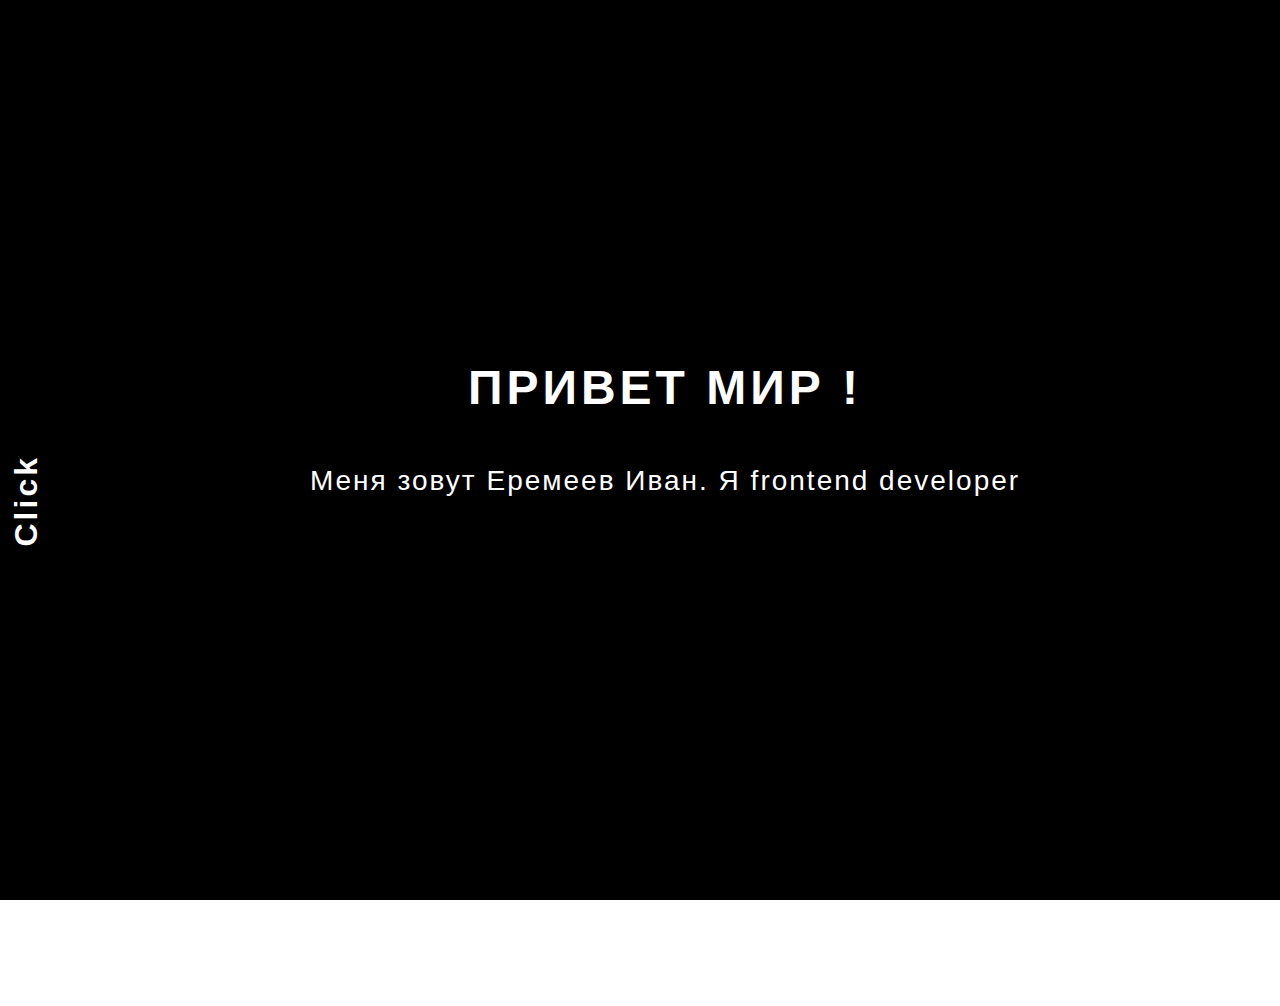
<file: index.html>
<!DOCTYPE html>
<html lang="ru">
  <head>
    <meta charset="UTF-8" />
    <meta name="viewport" content="width=device-width,initial-scale=1" />
    <meta name="description" content="Portfolio, Eremeev Ivan, web developer" />
    <meta http-equiv="X-UA-Compatible" content="ie=edge" />
    <link
      href="https://fonts.googleapis.com/css?family=Coda+Caption:800|Roboto&display=swap&subset=cyrillic"
      rel="stylesheet"
    />
    <link rel="stylesheet" href="css/main.css" />
    <title>Portfolio</title>
  </head>
  <body>
    <header class="header">
      <h1 class="header__title">Eremeev Ivan frontend developer.</h1>
      <div class="photo"><img src="img/i.jpg" alt="photo" /></div>
      <div class="header__block">
        <div class="name">Еремеев Иван</div>
        <div class="profession">Frontend developer</div>
      </div>
      <ul class="social-list">
        <li class="social-list__item">
          <a
            href="https://vk.com/idunaverh"
            class="social-list__link"
            target="_blank"
            rel="noopener"
            ><svg
              xmlns="http://www.w3.org/2000/svg"
              width="24"
              height="24"
              viewBox="0 0 24 24"
              fill="#ccc"
            >
              <path
                class="st0"
                d="M13.162 18.994c.609 0 .858-.406.851-.915-.031-1.917.714-2.949 2.059-1.604 1.488 1.488 1.796 2.519 3.603 2.519h3.2c.808 0 1.126-.26 1.126-.668 0-.863-1.421-2.386-2.625-3.504-1.686-1.565-1.765-1.602-.313-3.486 1.801-2.339 4.157-5.336 2.073-5.336h-3.981c-.772 0-.828.435-1.103 1.083-.995 2.347-2.886 5.387-3.604 4.922-.751-.485-.407-2.406-.35-5.261.015-.754.011-1.271-1.141-1.539-.629-.145-1.241-.205-1.809-.205-2.273 0-3.841.953-2.95 1.119 1.571.293 1.42 3.692 1.054 5.16-.638 2.556-3.036-2.024-4.035-4.305-.241-.548-.315-.974-1.175-.974h-3.255c-.492 0-.787.16-.787.516 0 .602 2.96 6.72 5.786 9.77 2.756 2.975 5.48 2.708 7.376 2.708z"
              /></svg
            ><span>vkontakte</span></a
          >
        </li>
        <li class="social-list__item">
          <a href="#" class="social-list__link"
            ><svg
              xmlns="http://www.w3.org/2000/svg"
              width="24"
              height="24"
              viewBox="0 0 24 24"
              fill="#ccc"
            >
              <path
                d="M12 2.163c3.204 0 3.584.012 4.85.07 3.252.148 4.771 1.691 4.919 4.919.058 1.265.069 1.645.069 4.849 0 3.205-.012 3.584-.069 4.849-.149 3.225-1.664 4.771-4.919 4.919-1.266.058-1.644.07-4.85.07-3.204 0-3.584-.012-4.849-.07-3.26-.149-4.771-1.699-4.919-4.92-.058-1.265-.07-1.644-.07-4.849 0-3.204.013-3.583.07-4.849.149-3.227 1.664-4.771 4.919-4.919 1.266-.057 1.645-.069 4.849-.069zm0-2.163c-3.259 0-3.667.014-4.947.072-4.358.2-6.78 2.618-6.98 6.98-.059 1.281-.073 1.689-.073 4.948 0 3.259.014 3.668.072 4.948.2 4.358 2.618 6.78 6.98 6.98 1.281.058 1.689.072 4.948.072 3.259 0 3.668-.014 4.948-.072 4.354-.2 6.782-2.618 6.979-6.98.059-1.28.073-1.689.073-4.948 0-3.259-.014-3.667-.072-4.947-.196-4.354-2.617-6.78-6.979-6.98-1.281-.059-1.69-.073-4.949-.073zm0 5.838c-3.403 0-6.162 2.759-6.162 6.162s2.759 6.163 6.162 6.163 6.162-2.759 6.162-6.163c0-3.403-2.759-6.162-6.162-6.162zm0 10.162c-2.209 0-4-1.79-4-4 0-2.209 1.791-4 4-4s4 1.791 4 4c0 2.21-1.791 4-4 4zm6.406-11.845c-.796 0-1.441.645-1.441 1.44s.645 1.44 1.441 1.44c.795 0 1.439-.645 1.439-1.44s-.644-1.44-1.439-1.44z"
              /></svg
            ><span>instagram</span></a
          >
        </li>
        <li class="social-list__item">
          <a href="https://github.com/stee1y" class="social-list__link"
            ><svg
              xmlns="http://www.w3.org/2000/svg"
              width="24"
              height="24"
              viewBox="0 0 24 24"
              fill="#ccc"
            >
              <path
                d="M19 0h-14c-2.761 0-5 2.239-5 5v14c0 2.761 2.239 5 5 5h14c2.762 0 5-2.239 5-5v-14c0-2.761-2.238-5-5-5zm-4.466 19.59c-.405.078-.534-.171-.534-.384v-2.195c0-.747-.262-1.233-.55-1.481 1.782-.198 3.654-.875 3.654-3.947 0-.874-.312-1.588-.823-2.147.082-.202.356-1.016-.079-2.117 0 0-.671-.215-2.198.82-.64-.18-1.324-.267-2.004-.271-.68.003-1.364.091-2.003.269-1.528-1.035-2.2-.82-2.2-.82-.434 1.102-.16 1.915-.077 2.118-.512.56-.824 1.273-.824 2.147 0 3.064 1.867 3.751 3.645 3.954-.229.2-.436.552-.508 1.07-.457.204-1.614.557-2.328-.666 0 0-.423-.768-1.227-.825 0 0-.78-.01-.055.487 0 0 .525.246.889 1.17 0 0 .463 1.428 2.688.944v1.489c0 .211-.129.459-.528.385-3.18-1.057-5.472-4.056-5.472-7.59 0-4.419 3.582-8 8-8s8 3.581 8 8c0 3.533-2.289 6.531-5.466 7.59z"
              /></svg
            ><span>github</span></a
          >
        </li>
      </ul>
      <a href="#" class="help">Click</a>
    </header>
    <main class="main">
      <section id="home" class="home">
        <picture
          ><source media="(max-width: 450px)" srcset="img/home-400.jpg" />
          <source media="(max-width: 800px)" srcset="img/home-800.jpg" />
          <source media="(max-width: 1200px)" srcset="img/home-1600.jpg" />
          <img src="img/home.jpg" alt="фон"
        /></picture>
        <div class="overlay">
          <h2 class="home__title">Привет мир !</h2>
          <div class="home__subtitle">
            Меня зовут Еремеев Иван. Я frontend developer
          </div>
        </div>
      </section>
      <section id="about" class="about">
        <picture
          ><source media="(max-width: 450px)" srcset="img/about-400.jpg" />
          <source media="(max-width: 800px)" srcset="img/about-800.jpg" />
          <source media="(max-width: 1200px)" srcset="img/about-1600.jpg" />
          <img src="img/about.jpg" alt="фон"
        /></picture>
        <div class="overlay overlay--about">
          <div class="block about__block">
            <h2 class="about__title">Обо мне</h2>
            <div class="about__subtitle">Меня зовут Еремеев Иван.</div>
            <p class="about__text">
              Я — веб-разработчик. Стремлюсь познавать новое и интересное. Имею
              высокую способность и глубокий интерес к обучению в сфере
              веб-разработки. На данный момент развиваюсь самостоятельно. Ищу
              команду, в которой смогу развиватся и вносить свой вклад в общее
              дело.
            </p>
            <p class="about__text">
              Я — перфекционист, и получаю удовольствие от продуктов высшего
              качества. Поэтому я отдаюсь своей работе полностью, уделяя большое
              внимание деталям.
            </p>
          </div>
        </div>
      </section>
      <section id="resume" class="resume">
        <picture
          ><source media="(max-width: 450px)" srcset="img/resume-400.jpg" />
          <source media="(max-width: 800px)" srcset="img/resume-800.jpg" />
          <source media="(max-width: 1200px)" srcset="img/resume-1600.jpg" />
          <img src="img/resume.jpg" alt="фон"
        /></picture>
        <div class="overlay overlay--resume">
          <div class="block resume__block">
            <h2 class="resume__title">Резюме</h2>
            <p class="resume__text">
              В период получения высшего образования, я увлекся
              программированием, что послужило началом моего пути в становлении
              профессиональным веб-разработчиком. Я активно развиваюсь в данном
              направлении. Начал заниматся фрилансом в 2020 году. Создание
              landing page, верстка шаблонов, различные правки в проектах и т.д.
            </p>
          </div>
          <ul class="block resume__block statistics-list">
            <li class="statistics-list__item">
              <b class="statistics-list__number">2018</b
              ><span class="statistics-list__career">Старт</span>
            </li>
            <li class="statistics-list__item">
              <b class="statistics-list__number">2019</b
              ><span class="statistics-list__career">Получение диплома</span>
            </li>
            <li class="statistics-list__item">
              <b class="statistics-list__number">2020</b
              ><span class="statistics-list__career">Фриланс...</span>
            </li>
          </ul>
        </div>
      </section>
      <section id="skills" class="skills">
        <picture
          ><source media="(max-width: 450px)" srcset="img/skills-400.jpg" />
          <source media="(max-width: 800px)" srcset="img/skills-800.jpg" />
          <source media="(max-width: 1200px)" srcset="img/skills-1600.jpg" />
          <img src="img/skills.jpg" alt="фон"
        /></picture>
        <div class="overlay overlay--skills">
          <div class="block skills__block">
            <h2 class="skills__title">Навыки</h2>
            <ul class="skills-list">
              <li class="skills-list__item">
                <img height="50" src="./img/html-5.svg" alt="HTML 5" />
              </li>
              <li class="skills-list__item">
                <img height="50" src="./img/CSS.3.svg" alt="HTML 5" />
              </li>
              <li class="skills-list__item">
                <img
                  height="50"
                  src="./img/Javascript-shield.svg"
                  alt="HTML 5"
                />
              </li>
              <li class="skills-list__item">
                <img height="40" src="./img/sass-1.svg" alt="HTML 5" />
              </li>
              <li class="skills-list__item">
                <img height="40" src="./img/bootstrap-4.svg" alt="Bootstrap" />
              </li>
              <li class="skills-list__item">
                <img height="30" src="./img/jquery-1.svg" alt="Jquery" />
              </li>

              <li class="skills-list__item">
                <img
                  height="40"
                  src="./img/Adobe_Photoshop_CC_icon.svg"
                  alt="Photoshop"
                />
              </li>
              <li class="skills-list__item">
                <img height="40" src="./img/Figma-logo.svg" alt="Figma" />
              </li>
              <li class="skills-list__item">
                <img height="40" src="./img/avocode-inc-1.svg" alt="Avocode" />
              </li>

              <li class="skills-list__item">
                <img height="40" src="./img/github-1.svg" alt="Github" />
              </li>
              <li class="skills-list__item">
                <img height="40" src="./img/gulp.svg" alt="Gulp" />
              </li>
              <li class="skills-list__item">
                <img height="40" src="./img/webpack-icon.svg" alt="Webpack" />
              </li>
            </ul>
          </div>
        </div>
      </section>
      <section id="portfolio" class="portfolio">
        <picture
          ><source media="(max-width: 450px)" srcset="img/portfolio-400.jpg" />
          <source media="(max-width: 800px)" srcset="img/portfolio-800.jpg" />
          <source media="(max-width: 1200px)" srcset="img/portfolio-1600.jpg" />
          <img src="img/portfolio.jpg" alt="фон"
        /></picture>
        <div class="overlay overlay--portfolio">
          <div class="block portfolio__block">
            <h2 class="portfolio__title">Портфолио</h2>
          </div>
          <ul class="block portfolio-list">
            <li class="portfolio-list__item">
              <a href="https://stee1y.github.io/portfolio.github.io/Business/"
                ><img src="img/Business.jpeg" alt="Business"
              /></a>
            </li>
            <li class="portfolio-list__item">
              <a href="https://stee1y.github.io/portfolio.github.io/Artactive/"
                ><img src="img/ARTACTIVE.jpg" alt="Artactive"
              /></a>
            </li>
            <li class="portfolio-list__item">
              <a href="https://stee1y.github.io/portfolio.github.io/Creative/"
                ><img src="img/Creative.jpg" alt="Creative"
              /></a>
            </li>
            <li class="portfolio-list__item">
              <a href="https://stee1y.github.io/portfolio.github.io/Weatherapp/"
                ><img src="img/Weatherapp.jpg" alt="Weatherapp"
              /></a>
            </li>
            <li class="portfolio-list__item">
              <a href="https://stee1y.github.io/portfolio.github.io/HouseVOP/"
                ><img src="img/HouseVOP.jpeg" alt="HouseVOP"
              /></a>
            </li>
            <li class="portfolio-list__item">
              <a
                href="https://stee1y.github.io/portfolio.github.io/pass-generator/"
                ><img src="img/pass.jpeg" alt="pass-generator"
              /></a>
            </li>
            <li class="portfolio-list__item">
              <a href="https://stee1y.github.io/portfolio.github.io/test-task/"
                ><img src="img/test-task.jpeg" alt="test-task"
              /></a>
            </li>
            <li class="portfolio-list__item">
              <a href="https://stee1y.github.io/portfolio.github.io/buyAcat/"
                ><img src="img/buyAcat.jpeg" alt="buyAcat"
              /></a>
            </li>
          </ul>
        </div>
      </section>
      <section id="contact" class="contact">
        <picture
          ><source media="(max-width: 450px)" srcset="img/contact-400.jpg" />
          <source media="(max-width: 800px)" srcset="img/contact-800.jpg" />
          <source media="(max-width: 1200px)" srcset="img/contact-1600.jpg" />
          <img src="img/contact.jpg" alt="фон"
        /></picture>
        <div class="overlay overlay--contact">
          <div class="block contact__block">
            <h2 class="contact__title">Контакты</h2>
            <ul class="contact-list">
              <li class="contact-list__item">
                <a href="mailto:stee15454@gmail.com"
                  >Почта: stee15454@gmail.com</a
                >
              </li>
              <li class="contact-list__item">
                <a href="#"
                  >Адресс: Томск, <br />
                  ул. Пушкина</a
                >
              </li>
              <li class="contact-list__item">
                <a href="tel:+79089071033">+ 7 908 907 10 33</a>
              </li>
            </ul>
          </div>
          <div class="block contact__block contact__block--map">
            <iframe
              src="https://www.google.com/maps/embed?pb=!1m18!1m12!1m3!1d140974.69638608815!2d84.86855000068448!3d56.48964367558883!2m3!1f0!2f0!3f0!3m2!1i1024!2i768!4f13.1!3m3!1m2!1s0x432693b2b65d4c1b%3A0xcf0bf11d988ae72f!2z0KLQvtC80YHQuiwg0KLQvtC80YHQutCw0Y8g0L7QsdC7Lg!5e0!3m2!1sru!2sru!4v1582888704893!5m2!1sru!2sru"
              width="100%"
              height="100%"
              style="border: 0"
              title="Карта"
            ></iframe>
          </div>
        </div>
      </section>
    </main>
    <footer class="footer">
      <nav>
        <ul class="navigation">
          <li class="navigation__item">
            <a href="#home" class="navigation__link">Главная</a>
          </li>
          <li class="navigation__item">
            <a href="#about" class="navigation__link">Обо мне</a>
          </li>
          <li class="navigation__item">
            <a href="#resume" class="navigation__link">Резюме</a>
          </li>
          <li class="navigation__item">
            <a href="#skills" class="navigation__link">Навыки</a>
          </li>
          <li class="navigation__item">
            <a href="#portfolio" class="navigation__link">Портфолио</a>
          </li>
          <li class="navigation__item">
            <a href="#contact" class="navigation__link">Контакты</a>
          </li>
        </ul>
      </nav>
    </footer>
    <script src="js/all.js"></script>
  </body>
</html>
</file>
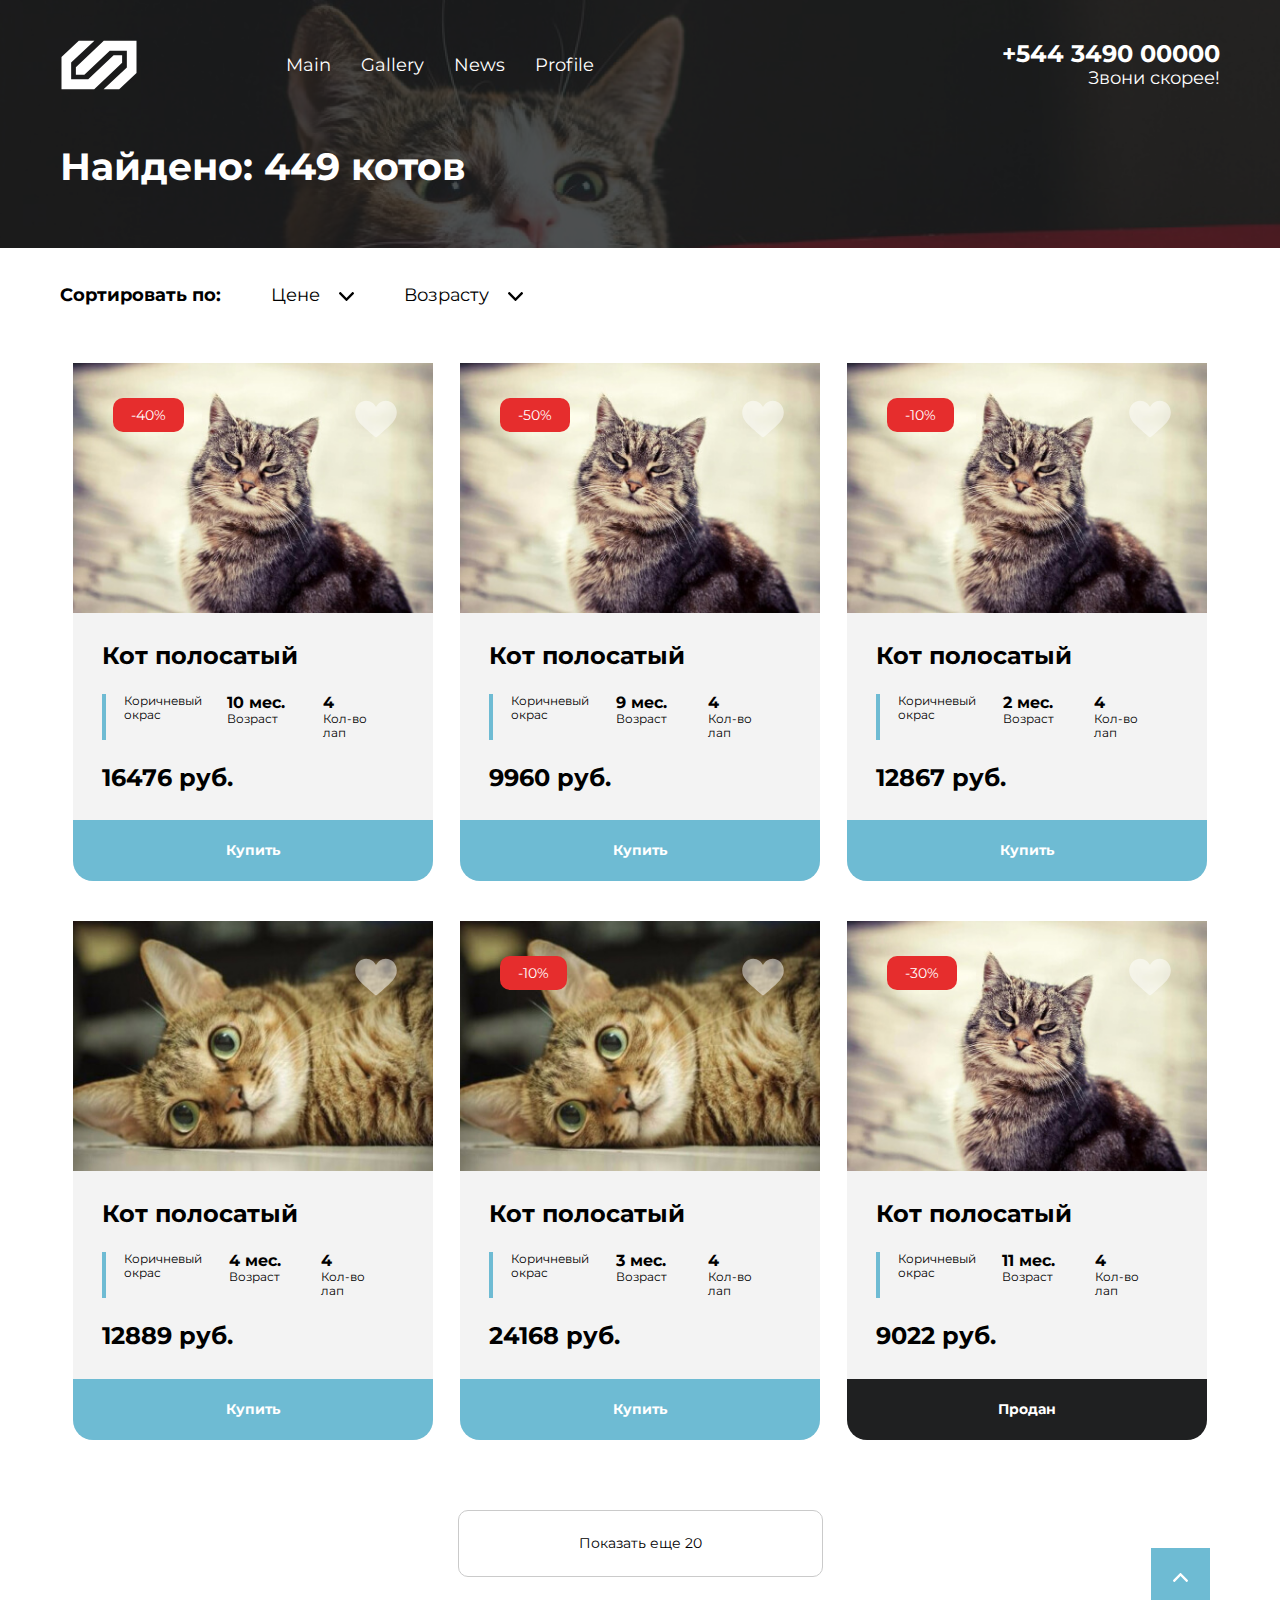
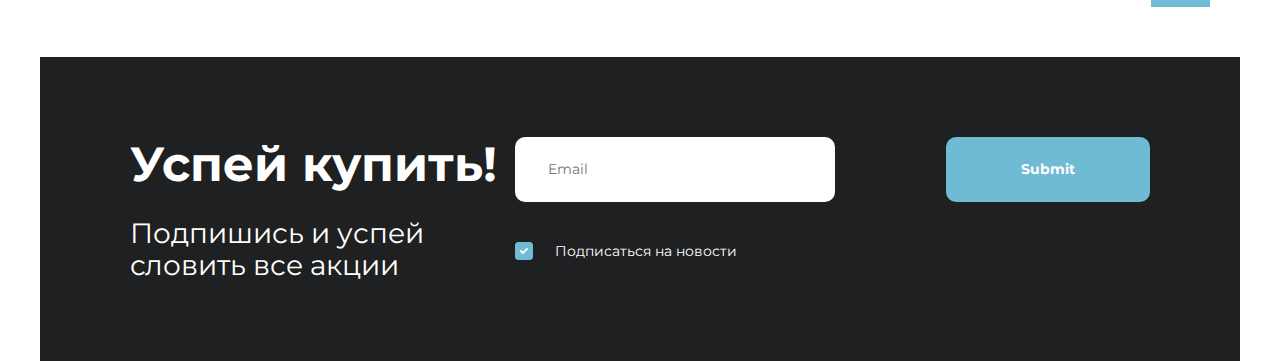
<file: buyAcat/index.html>
<!DOCTYPE html>
<html lang="ru">
  <head>
    <meta charset="UTF-8" />
    <meta name="viewport" content="width=device-width, initial-scale=1" />
    <meta name="description" content="У нас самые лучьшие котики!!!">
    <link rel="shortcut icon" href="./img/cat.ico" type="image/x-icon">
    <link rel="stylesheet" href="styles/css.css" />
    <title>КупиКота</title>
  </head>
  <body>
    <header id="header" class="header">
      <div class="header__overlay"></div>
      <div class="container">
        <h1 class="hidden">Выбирай у нас самых лучьших котиков!!!</h1>
        <div class="header__top">
          <div class="logo">
            <img width="78" height="50" src="./img/logo.svg" alt="Логотип" />
          </div>
          <div class="header__block">
            <nav class="nav">
              <input id="menu__toggle" type="checkbox" />
              <label class="menu__btn" for="menu__toggle">
                menu
                <span></span>
              </label>
              <ul class="nav__list">
                <li class="nav__item">
                  <a class="nav__link" href="#main">Main</a>
                </li>
                <li class="nav__item">
                  <a class="nav__link">Gallery</a>
                </li>
                <li class="nav__item">
                  <a class="nav__link">News</a>
                </li>
                <li class="nav__item">
                  <a class="nav__link">Profile</a>
                </li>
              </ul>
            </nav>
            <div class="header__phone">
              <a class="header__phone-link" href="tel:+544349000000"
                ><span class="text-big">+544 3490 00000</span><br />Звони
                скорее!</a
              >
            </div>
          </div>
        </div>
        <div class="header__bottom">
          <div class="found-cats">Найдено 349 котов</div>
        </div>
      </div>
    </header>
    <main id="main" class="main">
      <div class="container">
        <div class="sort">
          <div class="sort__name">Сортировать по:</div>
          <a class="sort__price">
            Цене <img width="15" class="sort__arrow" src="./img/Vector.svg" alt="Сопртировка по цене" />
          </a>
          <a class="sort__age">
            Возрасту <img width="15" class="sort__arrow" src="./img/Vector.svg" alt="Сортировка по возрасту" />
          </a>
        </div>
        <div class="main__content">
        <!-- Котики -->
        </div>
        <div class="main__end">
          <a class="btn btn--more" />Показать еще 20</a>

          <a class="up" href="#header"
            ><svg
              width="15"
              height="9"
              viewBox="0 0 15 9"
              fill="none"
              xmlns="http://www.w3.org/2000/svg"
            >
              <path
                d="M8.0853 8.66685L14.7604 1.99166C14.9149 1.83727 15 1.63118 15 1.41142C15 1.19167 14.9149 0.985572 14.7604 0.831183L14.2689 0.339602C13.9487 0.0197263 13.4282 0.0197262 13.1084 0.339602L7.50311 5.94492L1.89157 0.333382C1.73706 0.178993 1.53109 0.0937494 1.31146 0.0937494C1.09158 0.0937494 0.885606 0.178993 0.730973 0.333382L0.239635 0.824963C0.0851249 0.979474 3.76698e-06 1.18545 3.75737e-06 1.4052C3.74777e-06 1.62496 0.0851249 1.83105 0.239635 1.98544L6.9208 8.66685C7.0758 8.82161 7.28275 8.90661 7.50275 8.90612C7.7236 8.90661 7.93042 8.82161 8.0853 8.66685Z"
                fill="#fff"
              /></svg
            >Up</a
          >
        </div>
      </div>
    </main>
    <footer class="footer">
      <div class="container">
        <div class="footer__form">
          <div class="footer__info">
            <h2 class="footer__title">Успей купить!</h2>
            <div class="footer__subtitle">
              Подпишись и успей словить все акции
            </div>
          </div>
          <form class="form" id="form">
            <input
            id="email"
              class="form__email"
              type="email"
              name="email"
              placeholder="Email"
            />
            <label for="email" class="hidden"
              >email</label
            >
            <input class="btn form__btn" type="submit" />
            <input 
              class="form__checkbox"
              id="subscription"
              type="checkbox"
              name="subscription"
              checked
            />
            <label for="subscription" class="form__label"
              >Подписаться на новости</label
            >
          </form>
        </div>
      </div>
    </footer>
    <div class="info">
    </div>
    
    
    <script src="./js/js.js"></script>
  </body>
</html>
</file>
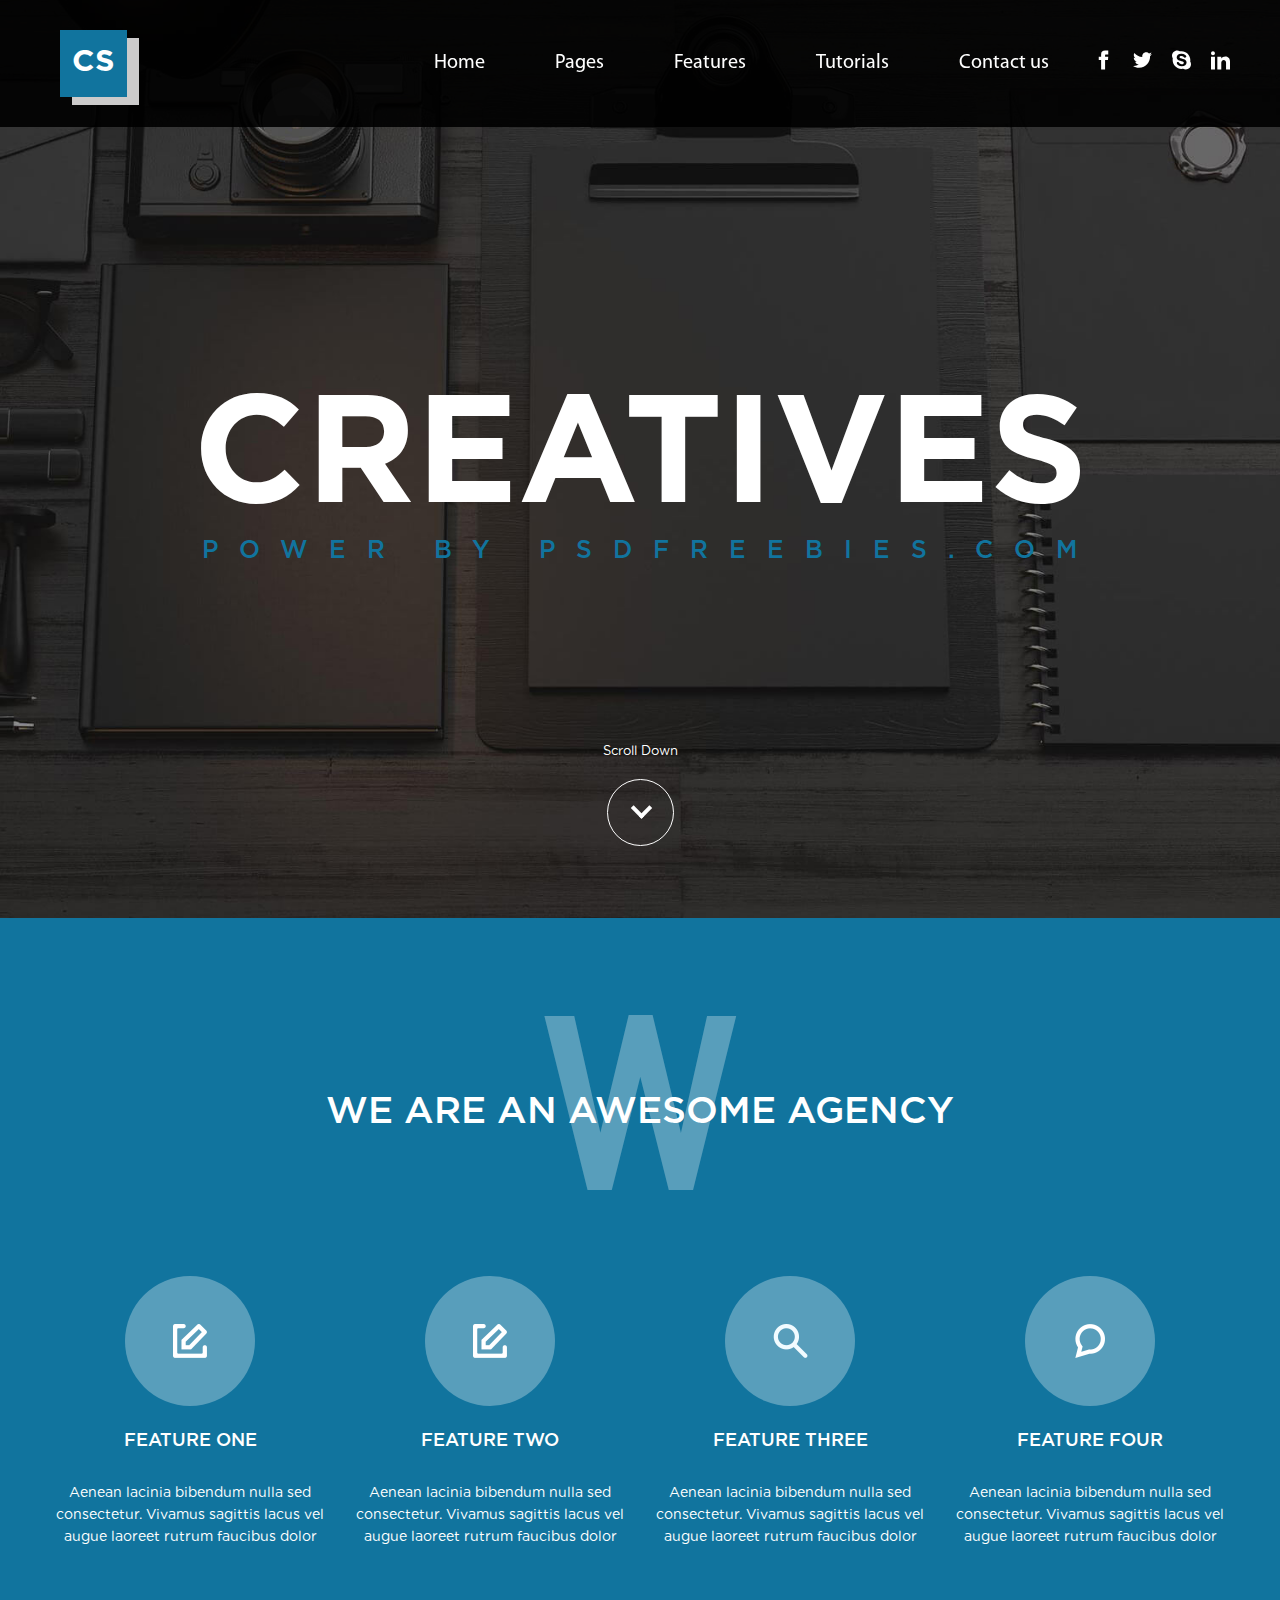
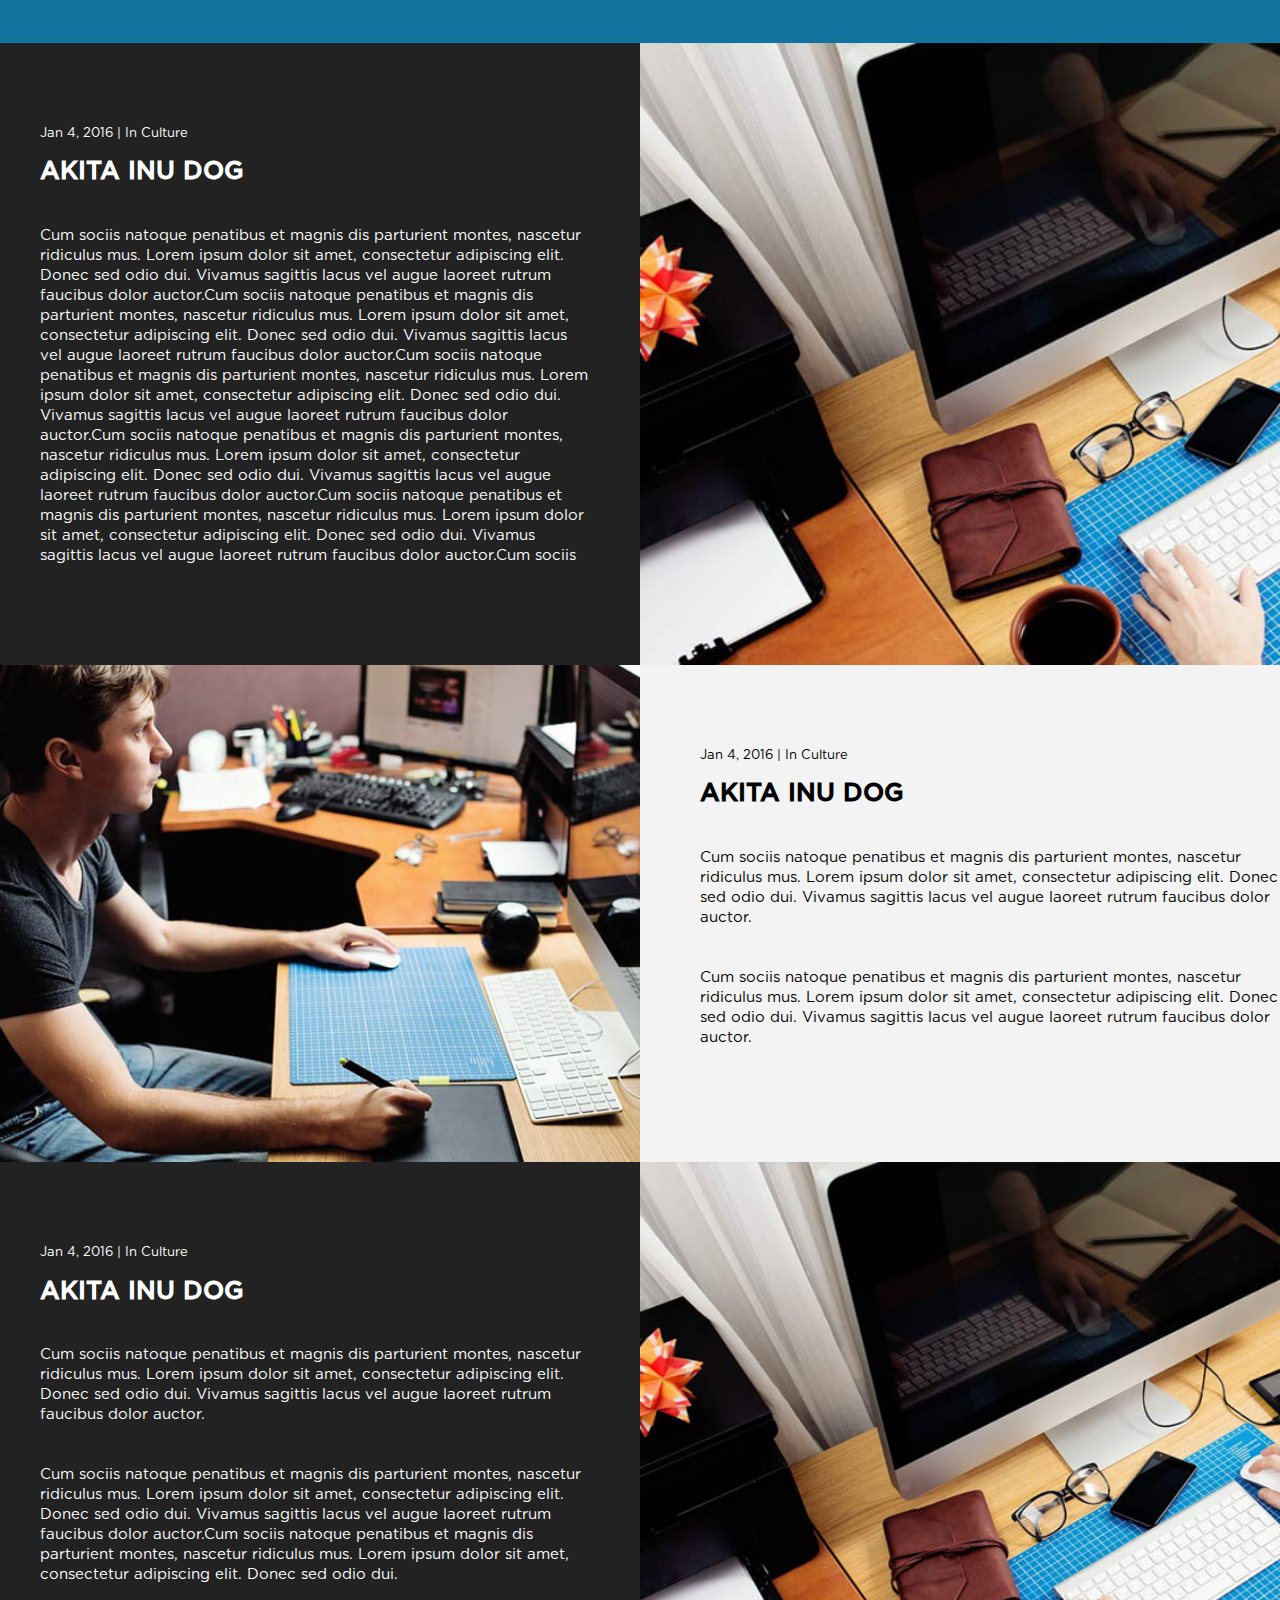
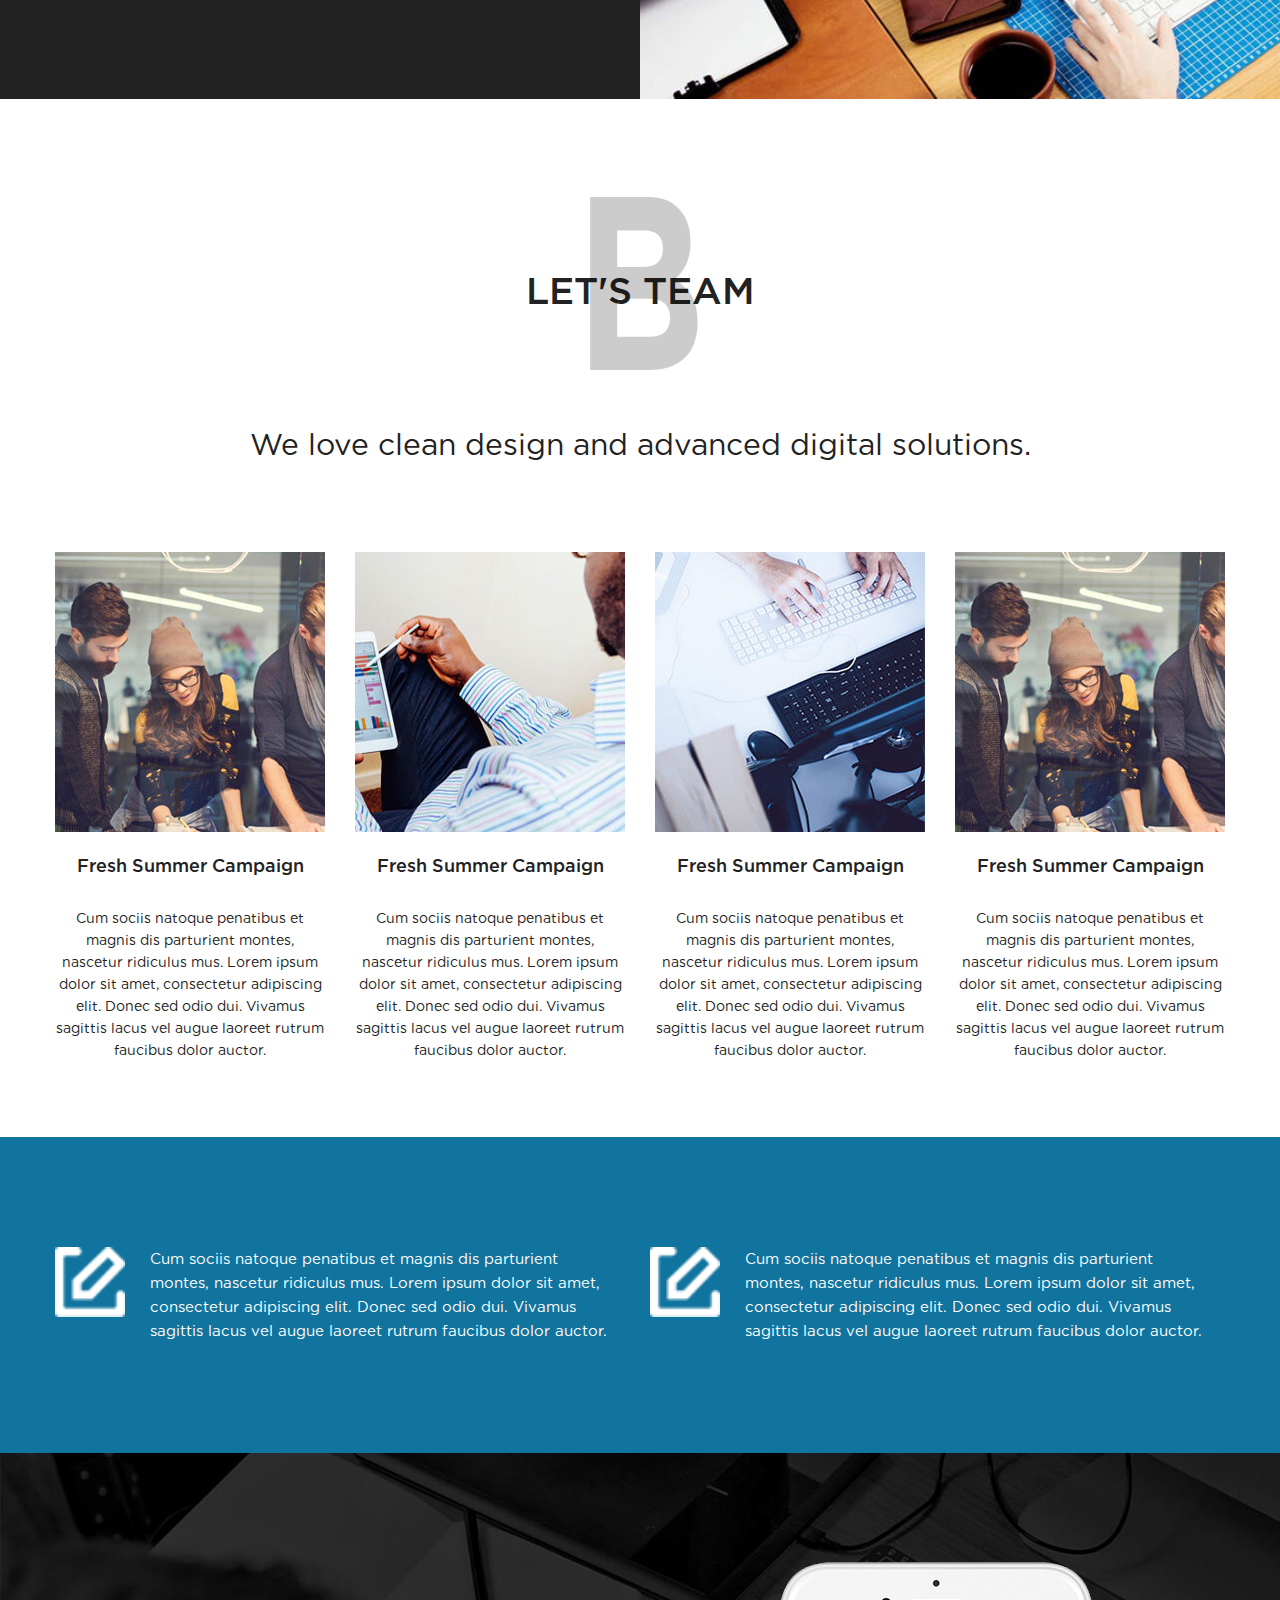
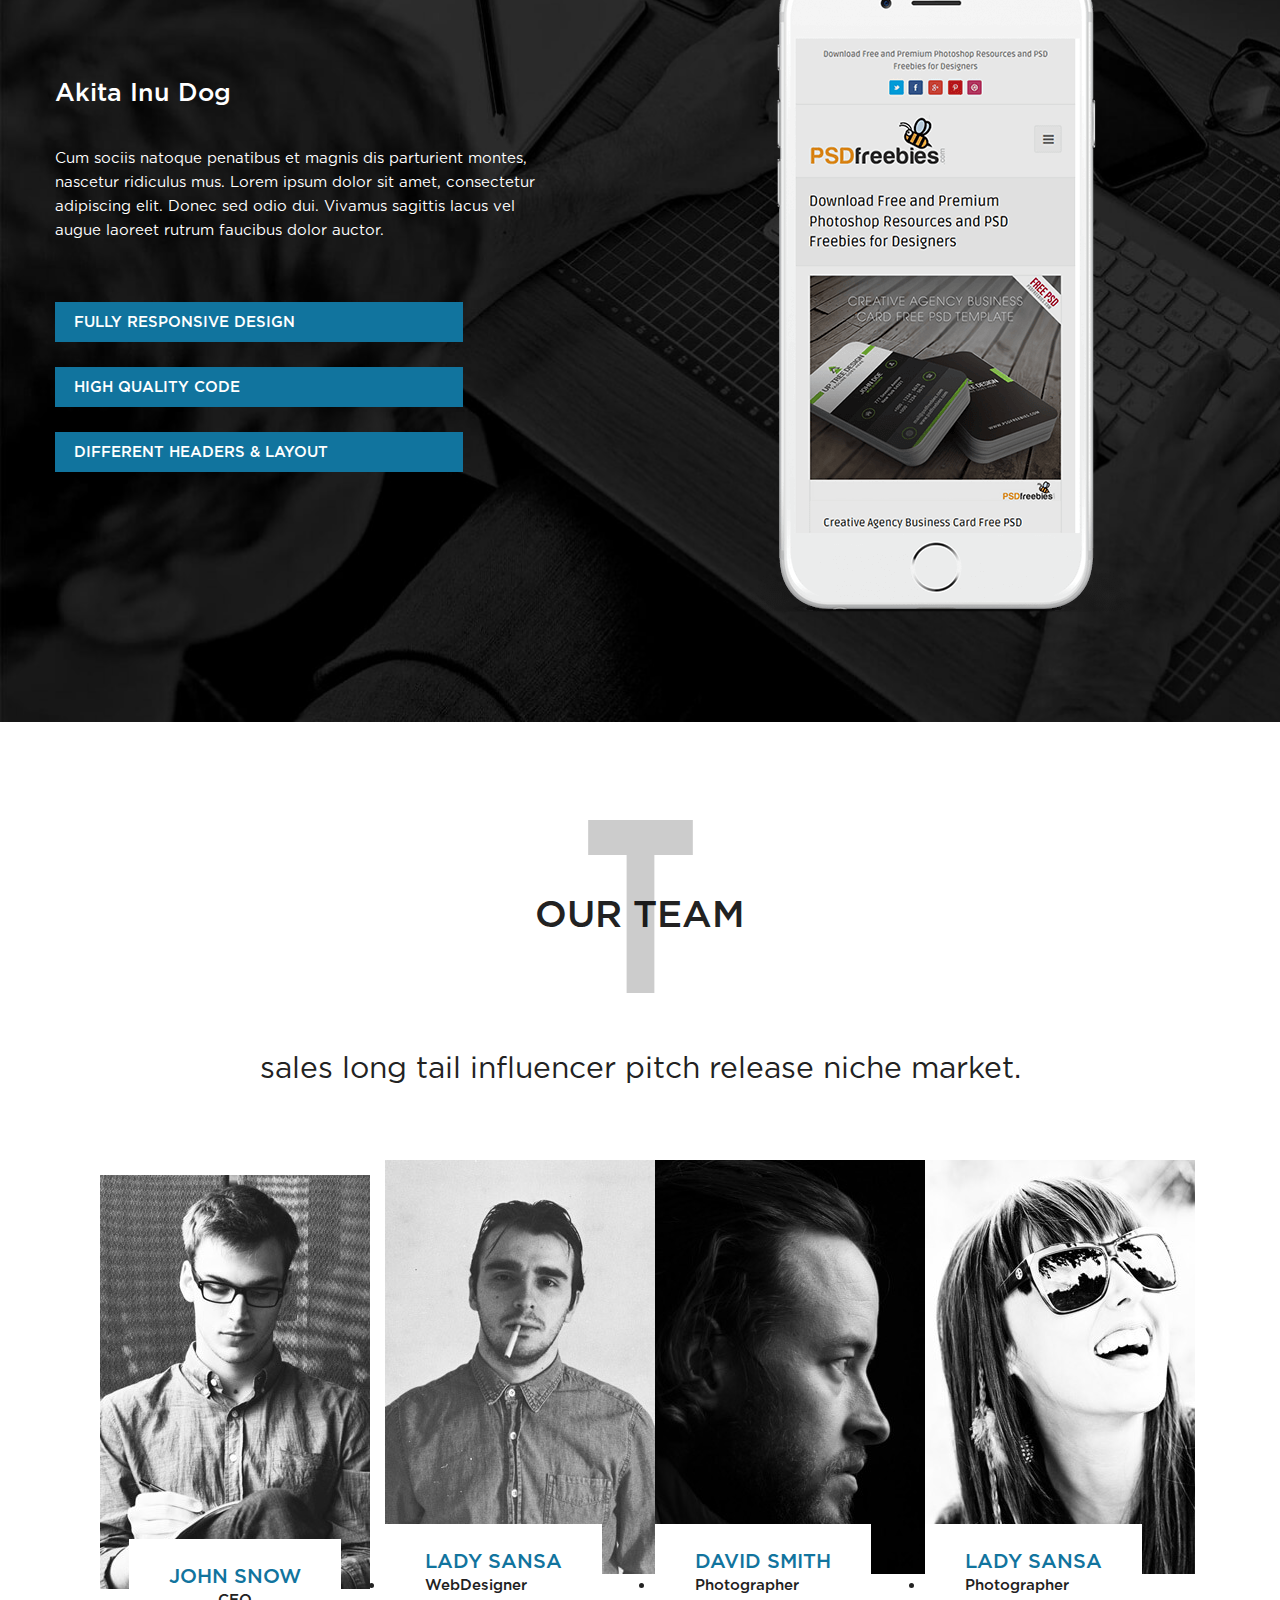
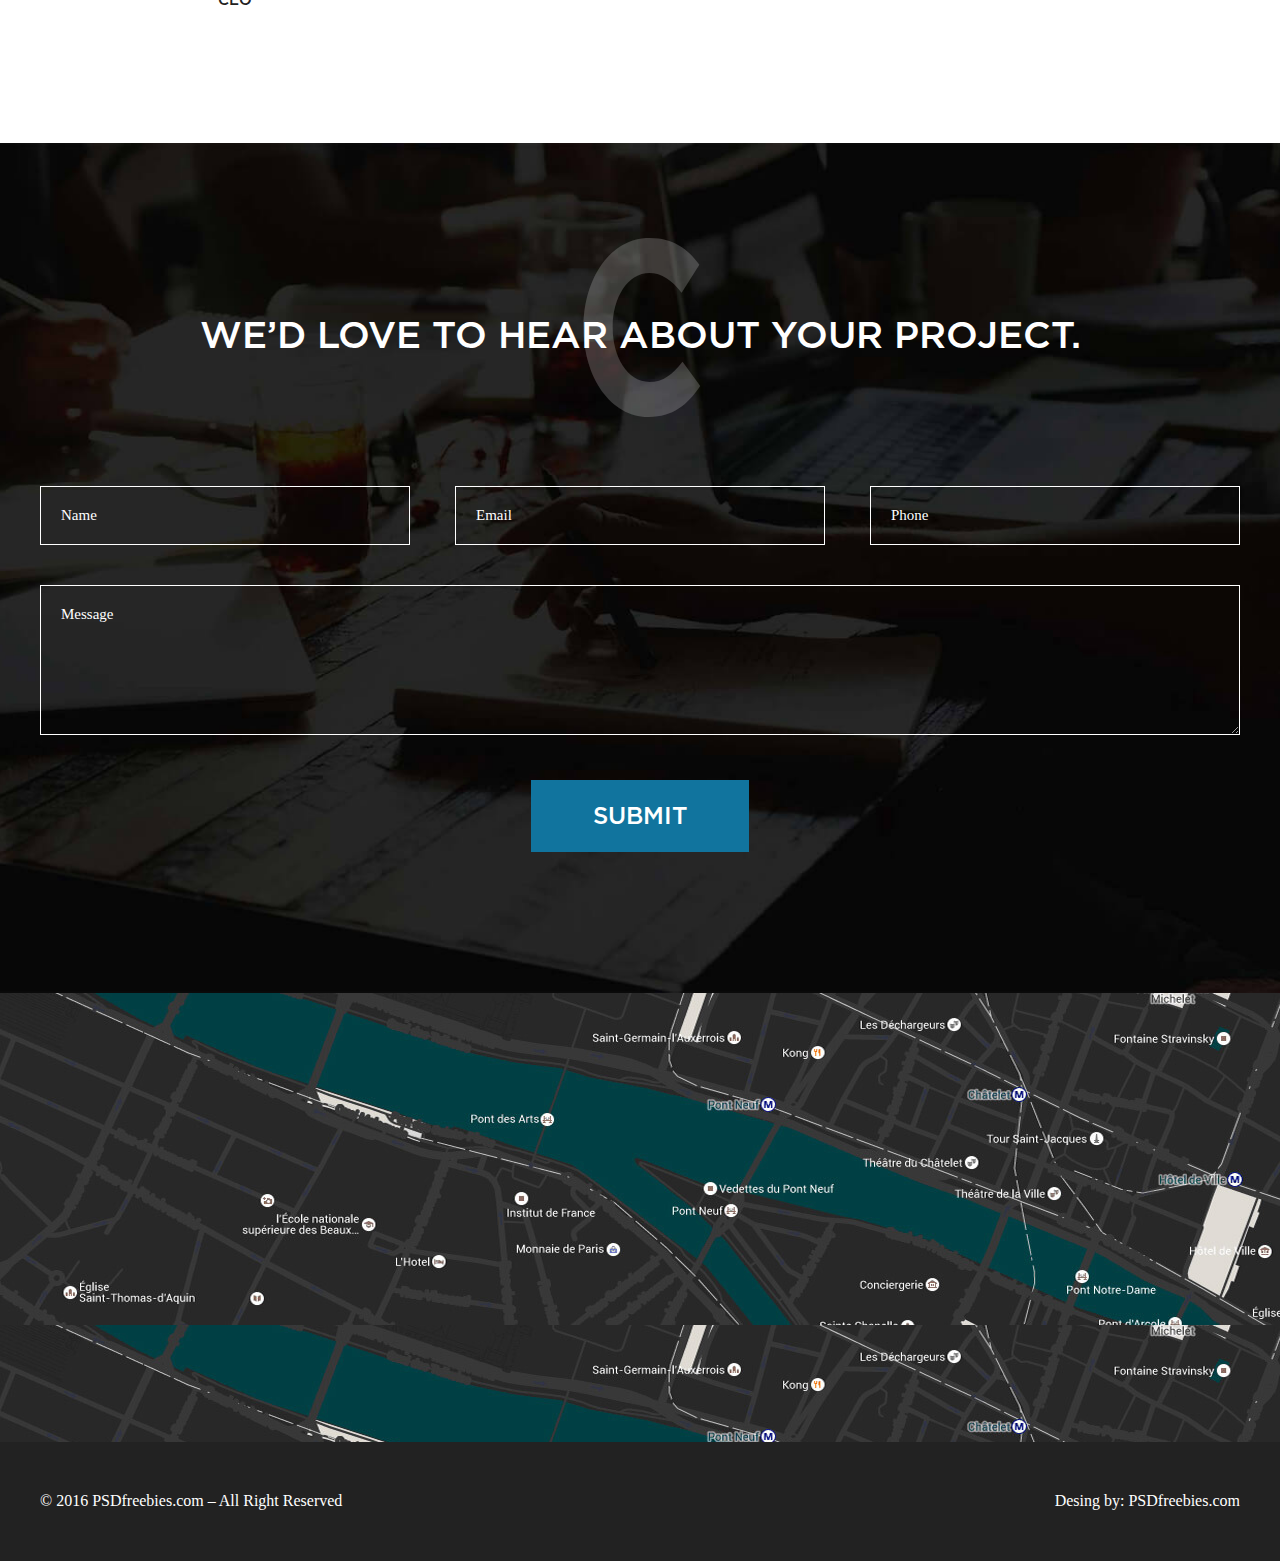
<file: Creative/index.html>
<!DOCTYPE html>
<html lang="en">
  <head>
    <meta charset="UTF-8" />
    <meta
      name="viewport"
      content="width=device-width,user-scalable=no,initial-scale=1,maximum-scale=1,minimum-scale=1"
    />
    <meta http-equiv="X-UA-Compatible" content="ie=edge" />
    <link rel="icon" href="favicon.ico" type="image/ico" />
    <title>Creatives</title>
    <link href="main.caa02733be90ab4255b6.css" rel="stylesheet" />
  </head>
  <body>
    <header class="header">
      <div class="container">
        <nav class="nav">
          <div class="logo">CS</div>
          <button class="nav__toggle"></button>
          <ul class="nav__menu">
            <li class="nav__item"><a href="#page">Home</a></li>
            <li class="nav__item"><a href="#news">Pages</a></li>
            <li class="nav__item"><a href="#features">Features</a></li>
            <li class="nav__item">
              <a href="#additionally">Tutorials</a>
            </li>
            <li class="nav__item"><a href="#form">Contact us</a></li>
            <li class="nav__item nav__link">
              <a href="#"
                ><svg
                  xmlns="http://www.w3.org/2000/svg"
                  width="19"
                  height="24"
                  viewBox="0 0 24 24"
                  fill="#fff"
                >
                  <path
                    d="M9 8h-3v4h3v12h5v-12h3.642l.358-4h-4v-1.667c0-.955.192-1.333 1.115-1.333h2.885v-5h-3.808c-3.596 0-5.192 1.583-5.192 4.615v3.385z"
                  /></svg></a
              ><a href="#"
                ><svg
                  xmlns="http://www.w3.org/2000/svg"
                  width="19"
                  height="24"
                  viewBox="0 0 24 24"
                  fill="#fff"
                >
                  <path
                    d="M24 4.557c-.883.392-1.832.656-2.828.775 1.017-.609 1.798-1.574 2.165-2.724-.951.564-2.005.974-3.127 1.195-.897-.957-2.178-1.555-3.594-1.555-3.179 0-5.515 2.966-4.797 6.045-4.091-.205-7.719-2.165-10.148-5.144-1.29 2.213-.669 5.108 1.523 6.574-.806-.026-1.566-.247-2.229-.616-.054 2.281 1.581 4.415 3.949 4.89-.693.188-1.452.232-2.224.084.626 1.956 2.444 3.379 4.6 3.419-2.07 1.623-4.678 2.348-7.29 2.04 2.179 1.397 4.768 2.212 7.548 2.212 9.142 0 14.307-7.721 13.995-14.646.962-.695 1.797-1.562 2.457-2.549z"
                  /></svg></a
              ><a href="#"
                ><svg
                  xmlns="http://www.w3.org/2000/svg"
                  width="19"
                  height="24"
                  viewBox="0 0 24 24"
                  fill="#fff"
                >
                  <path
                    d="M22.987 13.966c1.357-7.765-5.416-14.412-13.052-12.979-5.821-3.561-12.503 3.226-8.935 9.029-1.387 7.747 5.384 14.48 13.083 13.01 5.832 3.536 12.493-3.26 8.904-9.06zm-10.603 5.891c-3.181 0-6.378-1.448-6.362-3.941.005-.752.564-1.442 1.309-1.442 1.873 0 1.855 2.795 4.837 2.795 2.093 0 2.807-1.146 2.807-1.944 0-2.886-9.043-1.117-9.043-6.543 0-2.938 2.402-4.962 6.179-4.741 3.602.213 5.713 1.803 5.917 3.289.101.971-.542 1.727-1.659 1.727-1.628 0-1.795-2.181-4.6-2.181-1.266 0-2.334.528-2.334 1.674 0 2.395 8.99 1.005 8.99 6.276-.001 3.039-2.423 5.031-6.041 5.031z"
                  /></svg></a
              ><a href="#"
                ><svg
                  xmlns="http://www.w3.org/2000/svg"
                  width="19"
                  height="24"
                  viewBox="0 0 24 24"
                  fill="#fff"
                >
                  <path
                    d="M4.98 3.5c0 1.381-1.11 2.5-2.48 2.5s-2.48-1.119-2.48-2.5c0-1.38 1.11-2.5 2.48-2.5s2.48 1.12 2.48 2.5zm.02 4.5h-5v16h5v-16zm7.982 0h-4.968v16h4.969v-8.399c0-4.67 6.029-5.052 6.029 0v8.399h4.988v-10.131c0-7.88-8.922-7.593-11.018-3.714v-2.155z"
                  /></svg
              ></a>
            </li>
          </ul>
        </nav>
      </div>
    </header>
    <main class="main">
      <section id="page" class="page">
        <h1 class="page__title title">Creatives</h1>
        <div class="page__subtitle">Power by PSDfreebies.com</div>
        <div class="scroll-down">
          <div class="scroll-down__text">Scroll Down</div>
          <a href="#features" class="scroll-down__btn">down</a>
        </div>
      </section>
      <section id="features" class="features">
        <div class="container">
          <h2 class="features__title title">We Are An Awesome Agency</h2>
          <ul class="features__list">
            <li class="features__item">
              <div class="features__img features__icon-one"></div>
              <div class="features__name">Feature one</div>
              <div class="features__text">
                Aenean lacinia bibendum nulla sed consectetur. Vivamus sagittis
                lacus vel augue laoreet rutrum faucibus dolor
              </div>
            </li>
            <li class="features__item">
              <div class="features__img features__icon-two"></div>
              <div class="features__name">Feature two</div>
              <div class="features__text">
                Aenean lacinia bibendum nulla sed consectetur. Vivamus sagittis
                lacus vel augue laoreet rutrum faucibus dolor
              </div>
            </li>
            <li class="features__item">
              <div class="features__img features__icon-three"></div>
              <div class="features__name">Feature three</div>
              <div class="features__text">
                Aenean lacinia bibendum nulla sed consectetur. Vivamus sagittis
                lacus vel augue laoreet rutrum faucibus dolor
              </div>
            </li>
            <li class="features__item">
              <div class="features__img features__icon-four"></div>
              <div class="features__name">Feature Four</div>
              <div class="features__text">
                Aenean lacinia bibendum nulla sed consectetur. Vivamus sagittis
                lacus vel augue laoreet rutrum faucibus dolor
              </div>
            </li>
          </ul>
        </div>
      </section>
      <section id="news" class="news">
        <div class="news__block">
          <div class="container">
            <div class="news__info">
              <a href="#" class="news__posted"
                ><span class="news__date">Jan 4, 2016</span> |
                <span class="news__topic">In Culture</span></a
              >
              <h2 class="news__name">Akita Inu Dog</h2>
              <p class="news__text">
                Cum sociis natoque penatibus et magnis dis parturient montes,
                nascetur ridiculus mus. Lorem ipsum dolor sit amet, consectetur
                adipiscing elit. Donec sed odio dui. Vivamus sagittis lacus vel
                augue laoreet rutrum faucibus dolor auctor.Cum sociis natoque
                penatibus et magnis dis parturient montes, nascetur ridiculus
                mus. Lorem ipsum dolor sit amet, consectetur adipiscing elit.
                Donec sed odio dui. Vivamus sagittis lacus vel augue laoreet
                rutrum faucibus dolor auctor.Cum sociis natoque penatibus et
                magnis dis parturient montes, nascetur ridiculus mus. Lorem
                ipsum dolor sit amet, consectetur adipiscing elit. Donec sed
                odio dui. Vivamus sagittis lacus vel augue laoreet rutrum
                faucibus dolor auctor.Cum sociis natoque penatibus et magnis dis
                parturient montes, nascetur ridiculus mus. Lorem ipsum dolor sit
                amet, consectetur adipiscing elit. Donec sed odio dui. Vivamus
                sagittis lacus vel augue laoreet rutrum faucibus dolor
                auctor.Cum sociis natoque penatibus et magnis dis parturient
                montes, nascetur ridiculus mus. Lorem ipsum dolor sit amet,
                consectetur adipiscing elit. Donec sed odio dui. Vivamus
                sagittis lacus vel augue laoreet rutrum faucibus dolor
                auctor.Cum sociis natoque penatibus et magnis dis parturient
                montes, nascetur ridiculus mus. Lorem ipsum dolor sit amet,
                consectetur adipiscing elit. Donec sed odio dui. Vivamus
                sagittis lacus vel augue laoreet rutrum faucibus dolor auctor.
                Vivamus sagittis lacus vel augue laoreet rutrum faucibus dolor
                auctor.Cum sociis natoque penatibus et magnis dis parturient
                montes, nascetur ridiculus mus. Lorem ipsum dolor sit amet,
                consectetur adipiscing elit. Donec sed odio dui. Vivamus
                sagittis lacus vel augue laoreet rutrum faucibus dolor
                auctor.Cum sociis natoque penatibus et magnis dis parturient
                montes, nascetur ridiculus mus. Lorem ipsum dolor sit amet,
                consectetur adipiscing elit. Donec sed odio dui. Vivamus
                sagittis lacus vel augue laoreet rutrum faucibus dolor
                auctor.Cum sociis natoque penatibus et magnis dis parturient
                montes, nascetur ridiculus mus. Lorem ipsum dolor sit amet,
                consectetur adipiscing elit. Donec sed odio dui. Vivamus
                sagittis lacus vel augue laoreet rutrum faucibus dolor auctor.
              </p>
              <p class="news__text">
                Cum sociis natoque penatibus et magnis dis parturient montes,
                nascetur ridiculus mus. Lorem ipsum dolor sit amet, consectetur
                adipiscing elit. Donec sed odio dui. Vivamus sagittis lacus vel
                augue laoreet rutrum faucibus dolor auctor.
              </p>
            </div>
          </div>
          <div class="news__img"></div>
        </div>
        <div class="news__block">
          <div class="container">
            <div class="news__info">
              <a href="#" class="news__posted"
                ><span class="news__date">Jan 4, 2016</span> |
                <span class="news__topic">In Culture</span></a
              >
              <h2 class="news__name">Akita Inu Dog</h2>
              <p class="news__text">
                Cum sociis natoque penatibus et magnis dis parturient montes,
                nascetur ridiculus mus. Lorem ipsum dolor sit amet, consectetur
                adipiscing elit. Donec sed odio dui. Vivamus sagittis lacus vel
                augue laoreet rutrum faucibus dolor auctor.
              </p>
              <p class="news__text">
                Cum sociis natoque penatibus et magnis dis parturient montes,
                nascetur ridiculus mus. Lorem ipsum dolor sit amet, consectetur
                adipiscing elit. Donec sed odio dui. Vivamus sagittis lacus vel
                augue laoreet rutrum faucibus dolor auctor.
              </p>
            </div>
          </div>
          <div class="news__img"></div>
        </div>
        <div class="news__block">
          <div class="container">
            <div class="news__info">
              <a href="#" class="news__posted"
                ><span class="news__date">Jan 4, 2016</span> |
                <span class="news__topic">In Culture</span></a
              >
              <h2 class="news__name">Akita Inu Dog</h2>
              <p class="news__text">
                Cum sociis natoque penatibus et magnis dis parturient montes,
                nascetur ridiculus mus. Lorem ipsum dolor sit amet, consectetur
                adipiscing elit. Donec sed odio dui. Vivamus sagittis lacus vel
                augue laoreet rutrum faucibus dolor auctor.
              </p>
              <p class="news__text">
                Cum sociis natoque penatibus et magnis dis parturient montes,
                nascetur ridiculus mus. Lorem ipsum dolor sit amet, consectetur
                adipiscing elit. Donec sed odio dui. Vivamus sagittis lacus vel
                augue laoreet rutrum faucibus dolor auctor.Cum sociis natoque
                penatibus et magnis dis parturient montes, nascetur ridiculus
                mus. Lorem ipsum dolor sit amet, consectetur adipiscing elit.
                Donec sed odio dui.
              </p>
            </div>
          </div>
          <div class="news__img"></div>
        </div>
      </section>
      <section id="blog" class="blog">
        <div class="container">
          <h2 class="blog__title title">Let's team</h2>
          <h3 class="blog__subtitle">
            We love clean design and advanced digital solutions.
          </h3>
          <ul class="blog__list">
            <li class="blog__item">
              <div class="blog__img blog__list-one"></div>
              <div class="blog__name">Fresh Summer Campaign</div>
              <div class="blog__text">
                Cum sociis natoque penatibus et magnis dis parturient montes,
                nascetur ridiculus mus. Lorem ipsum dolor sit amet, consectetur
                adipiscing elit. Donec sed odio dui. Vivamus sagittis lacus vel
                augue laoreet rutrum faucibus dolor auctor.
              </div>
            </li>
            <li class="blog__item">
              <div class="blog__img blog__list-two"></div>
              <div class="blog__name">Fresh Summer Campaign</div>
              <div class="blog__text">
                Cum sociis natoque penatibus et magnis dis parturient montes,
                nascetur ridiculus mus. Lorem ipsum dolor sit amet, consectetur
                adipiscing elit. Donec sed odio dui. Vivamus sagittis lacus vel
                augue laoreet rutrum faucibus dolor auctor.
              </div>
            </li>
            <li class="blog__item">
              <div class="blog__img blog__list-three"></div>
              <div class="blog__name">Fresh Summer Campaign</div>
              <div class="blog__text">
                Cum sociis natoque penatibus et magnis dis parturient montes,
                nascetur ridiculus mus. Lorem ipsum dolor sit amet, consectetur
                adipiscing elit. Donec sed odio dui. Vivamus sagittis lacus vel
                augue laoreet rutrum faucibus dolor auctor.
              </div>
            </li>
            <li class="blog__item">
              <div class="blog__img blog__list-four"></div>
              <div class="blog__name">Fresh Summer Campaign</div>
              <div class="blog__text">
                Cum sociis natoque penatibus et magnis dis parturient montes,
                nascetur ridiculus mus. Lorem ipsum dolor sit amet, consectetur
                adipiscing elit. Donec sed odio dui. Vivamus sagittis lacus vel
                augue laoreet rutrum faucibus dolor auctor.
              </div>
            </li>
          </ul>
        </div>
      </section>
      <section class="block">
        <div class="container">
          <div class="flex">
            <div class="block__item">
              <div class="block__img features__icon-one"></div>
              <div class="block__text">
                Cum sociis natoque penatibus et magnis dis parturient montes,
                nascetur ridiculus mus. Lorem ipsum dolor sit amet, consectetur
                adipiscing elit. Donec sed odio dui. Vivamus sagittis lacus vel
                augue laoreet rutrum faucibus dolor auctor.
              </div>
            </div>
            <div class="block__item">
              <div class="block__img features__icon-one"></div>
              <div class="block__text">
                Cum sociis natoque penatibus et magnis dis parturient montes,
                nascetur ridiculus mus. Lorem ipsum dolor sit amet, consectetur
                adipiscing elit. Donec sed odio dui. Vivamus sagittis lacus vel
                augue laoreet rutrum faucibus dolor auctor.
              </div>
            </div>
          </div>
        </div>
      </section>
      <section id="additionally" class="additionally">
        <div class="container">
          <div class="flex">
            <div class="additionally__block">
              <h2 class="additionally__title">Akita Inu Dog</h2>
              <div class="additionally__text">
                Cum sociis natoque penatibus et magnis dis parturient montes,
                nascetur ridiculus mus. Lorem ipsum dolor sit amet, consectetur
                adipiscing elit. Donec sed odio dui. Vivamus sagittis lacus vel
                augue laoreet rutrum faucibus dolor auctor.
              </div>
              <div class="additionally__feature">Fully Responsive Design</div>
              <div class="additionally__feature">High Quality Code</div>
              <div class="additionally__feature">
                Different Headers & Layout
              </div>
            </div>
            <div class="additionally__block"></div>
          </div>
        </div>
      </section>
      <section id="team" class="team">
        <div class="container">
          <h2 class="team__title title">Our team</h2>
          <h3 class="team__subtitle">
            sales long tail influencer pitch release niche market.
          </h3>
          <ul class="team__list">
            <li class="features__item">
              <div class="team__img team__img-one"></div>
              <div class="team__block">
                <div class="team__fullname">JOHN SNOW</div>
                <div class="team__work">CEO</div>
              </div>
            </li>
            <li class="team__list__item">
              <div class="team__img team__img-two"></div>
              <div class="team__block">
                <div class="team__fullname">LADY SANSA</div>
                <div class="team__work">WebDesigner</div>
              </div>
            </li>
            <li class="team__list__item">
              <div class="team__img team__img-three"></div>
              <div class="team__block">
                <div class="team__fullname">DAVID SMITH</div>
                <div class="team__work">Photographer</div>
              </div>
            </li>
            <li class="team__list__item">
              <div class="team__img team__img-four"></div>
              <div class="team__block">
                <div class="team__fullname">LADY SANSA</div>
                <div class="team__work">Photographer</div>
              </div>
            </li>
          </ul>
        </div>
      </section>
      <section id="form" class="form">
        <div class="container">
          <h2 class="form__title title">
            We’d love to hear about your project.
          </h2>
          <form class="form__block">
            <label for="name" class="form__label"
              ><input
                id="name"
                type="text"
                class="form__input"
                placeholder="Name"
            /></label>
            <label for="email" class="form__label"
              ><input
                id="email"
                type="text"
                class="form__input"
                placeholder="Email"
            /></label>
            <label for="phone" class="form__label"
              ><input
                id="phone"
                type="text"
                class="form__input"
                placeholder="Phone"
            /></label>
            <textarea
              class="form__input form__message"
              placeholder="Message"
            ></textarea>
            <button class="form__btn">submit</button>
          </form>
        </div>
      </section>
      <section id="map" class="map">
        <iframe
          src="https://www.google.com/maps/embed?pb=!1m18!1m12!1m3!1d1821.4761210891095!2d61.943078366563554!3d56.39498684788268!2m3!1f0!2f0!3f0!3m2!1i1024!2i768!4f13.1!3m3!1m2!1s0x43c6d995b4a85523%3A0x6b0489af02daa134!2z0JrQsNC80LXQvdGB0Lot0KPRgNCw0LvRjNGB0LrQuNC5LCDQodCy0LXRgNC00LvQvtCy0YHQutCw0Y8g0L7QsdC7Lg!5e0!3m2!1sru!2sru!4v1581973884915!5m2!1sru!2sru"
          width="100%"
          height="450"
          frameborder="0"
          style="border: 0"
          allowfullscreen=""
        ></iframe>
      </section>
    </main>
    <footer class="footer">
      <div class="container">
        <div class="footer__block">
          <a href="#" class="footer__text"
            >© 2016 PSDfreebies.com – All Right Reserved</a
          >
          <a href="#" class="footer__text">Desing by: PSDfreebies.com</a>
        </div>
      </div>
    </footer>
    <script type="text/javascript" src="main.caa02733be90ab4255b6.js"></script>
  </body>
</html>
</file>
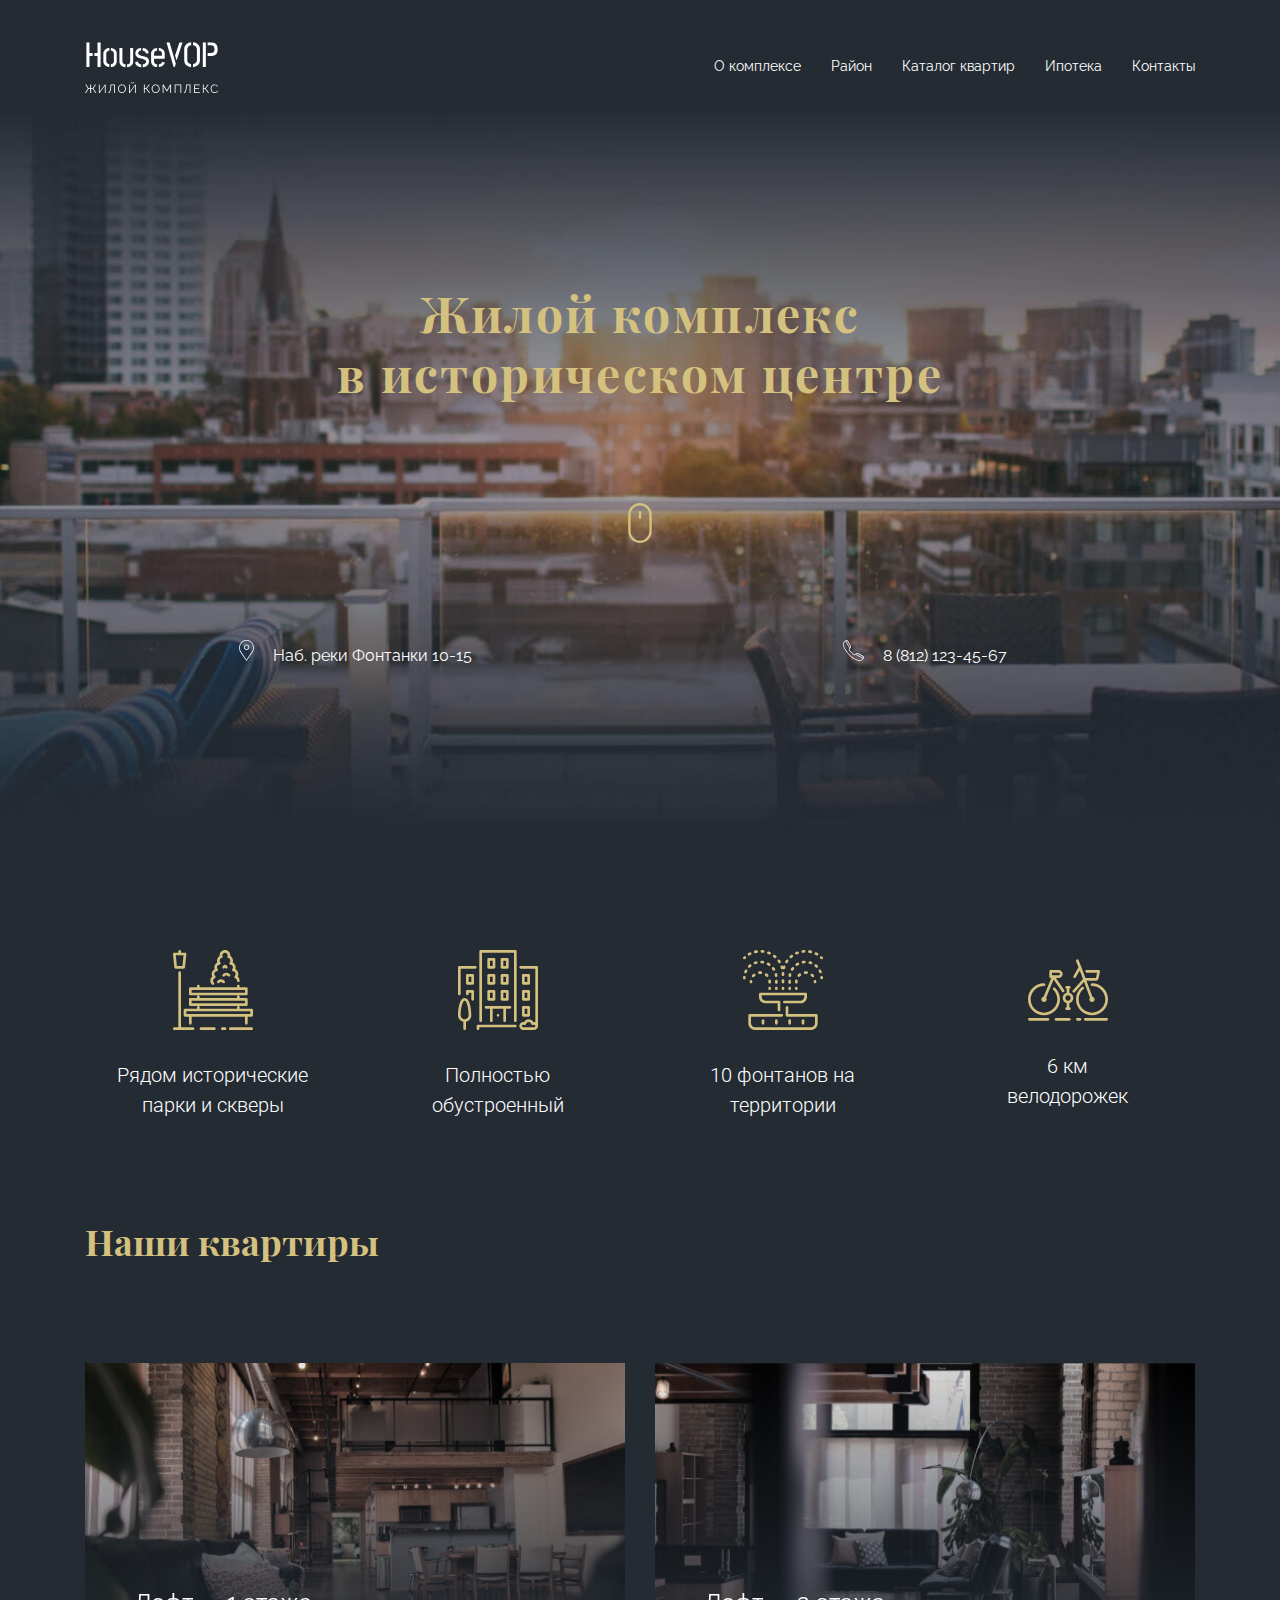
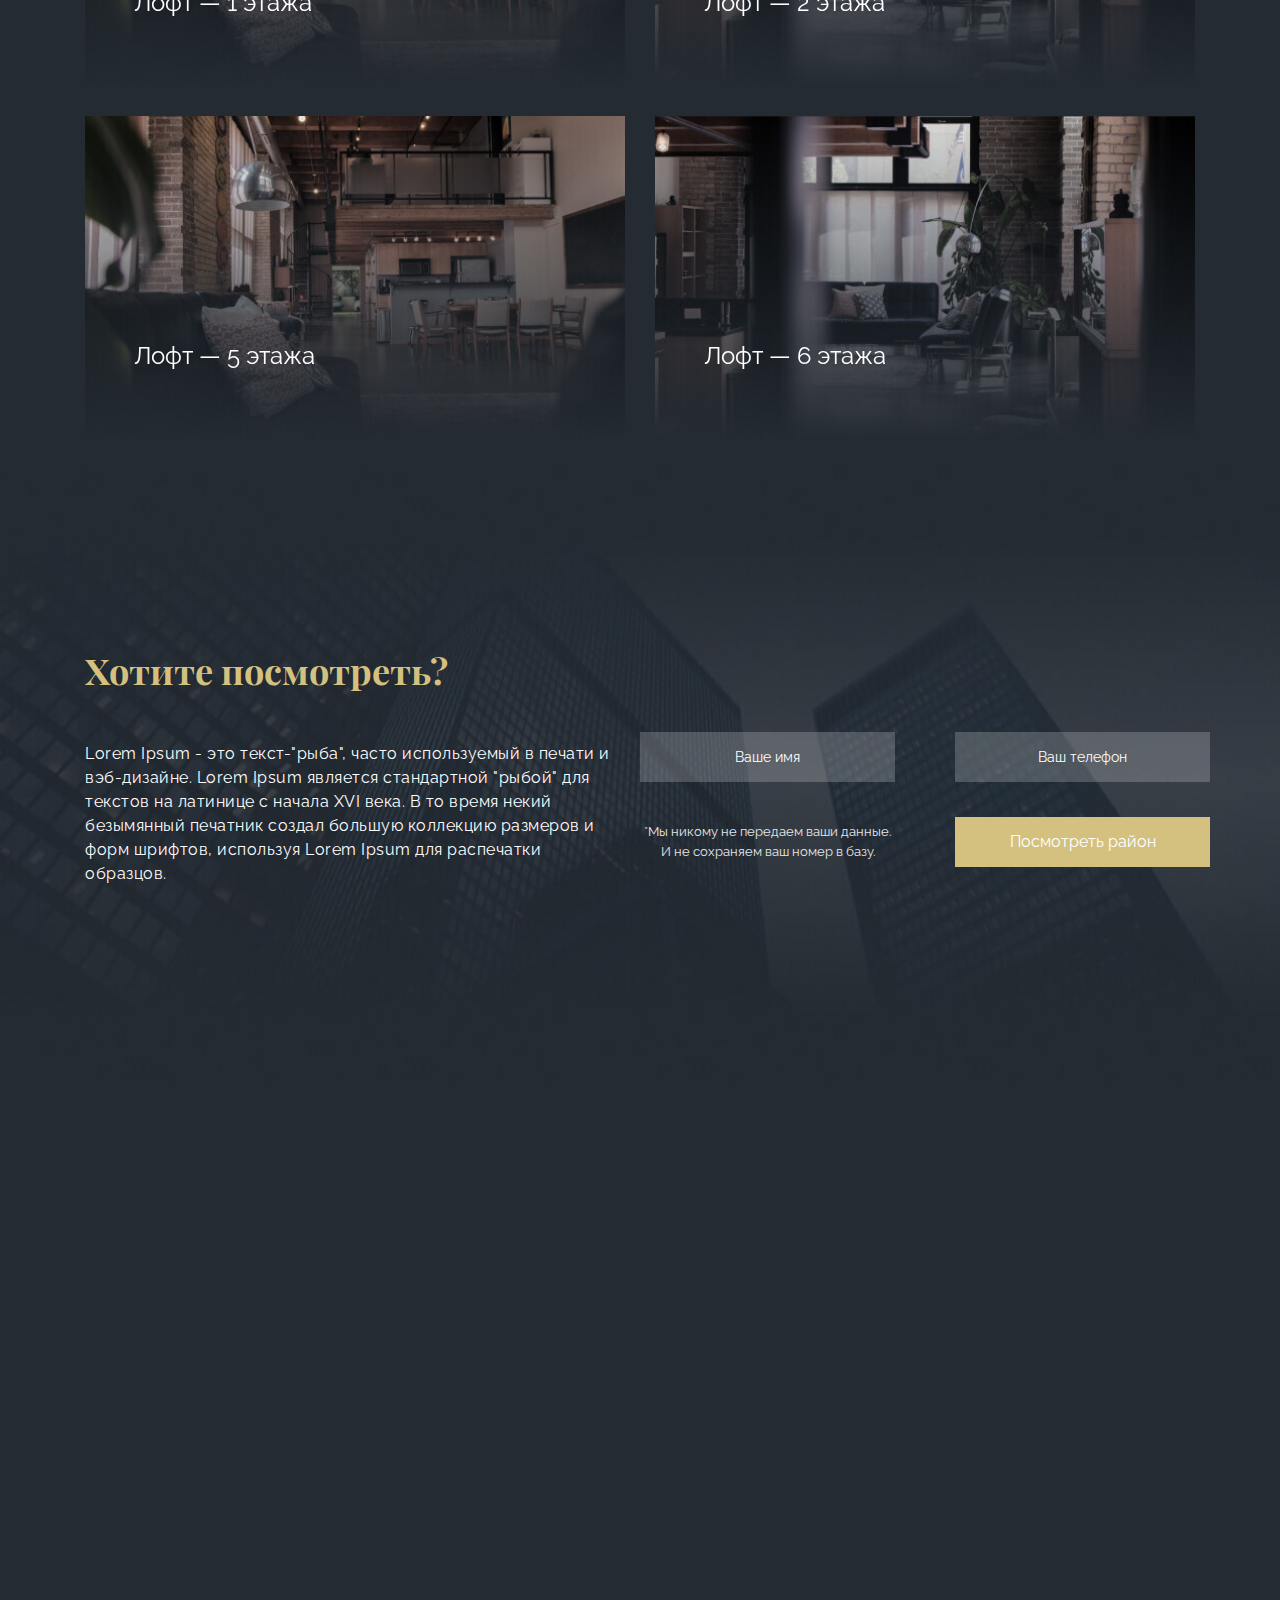
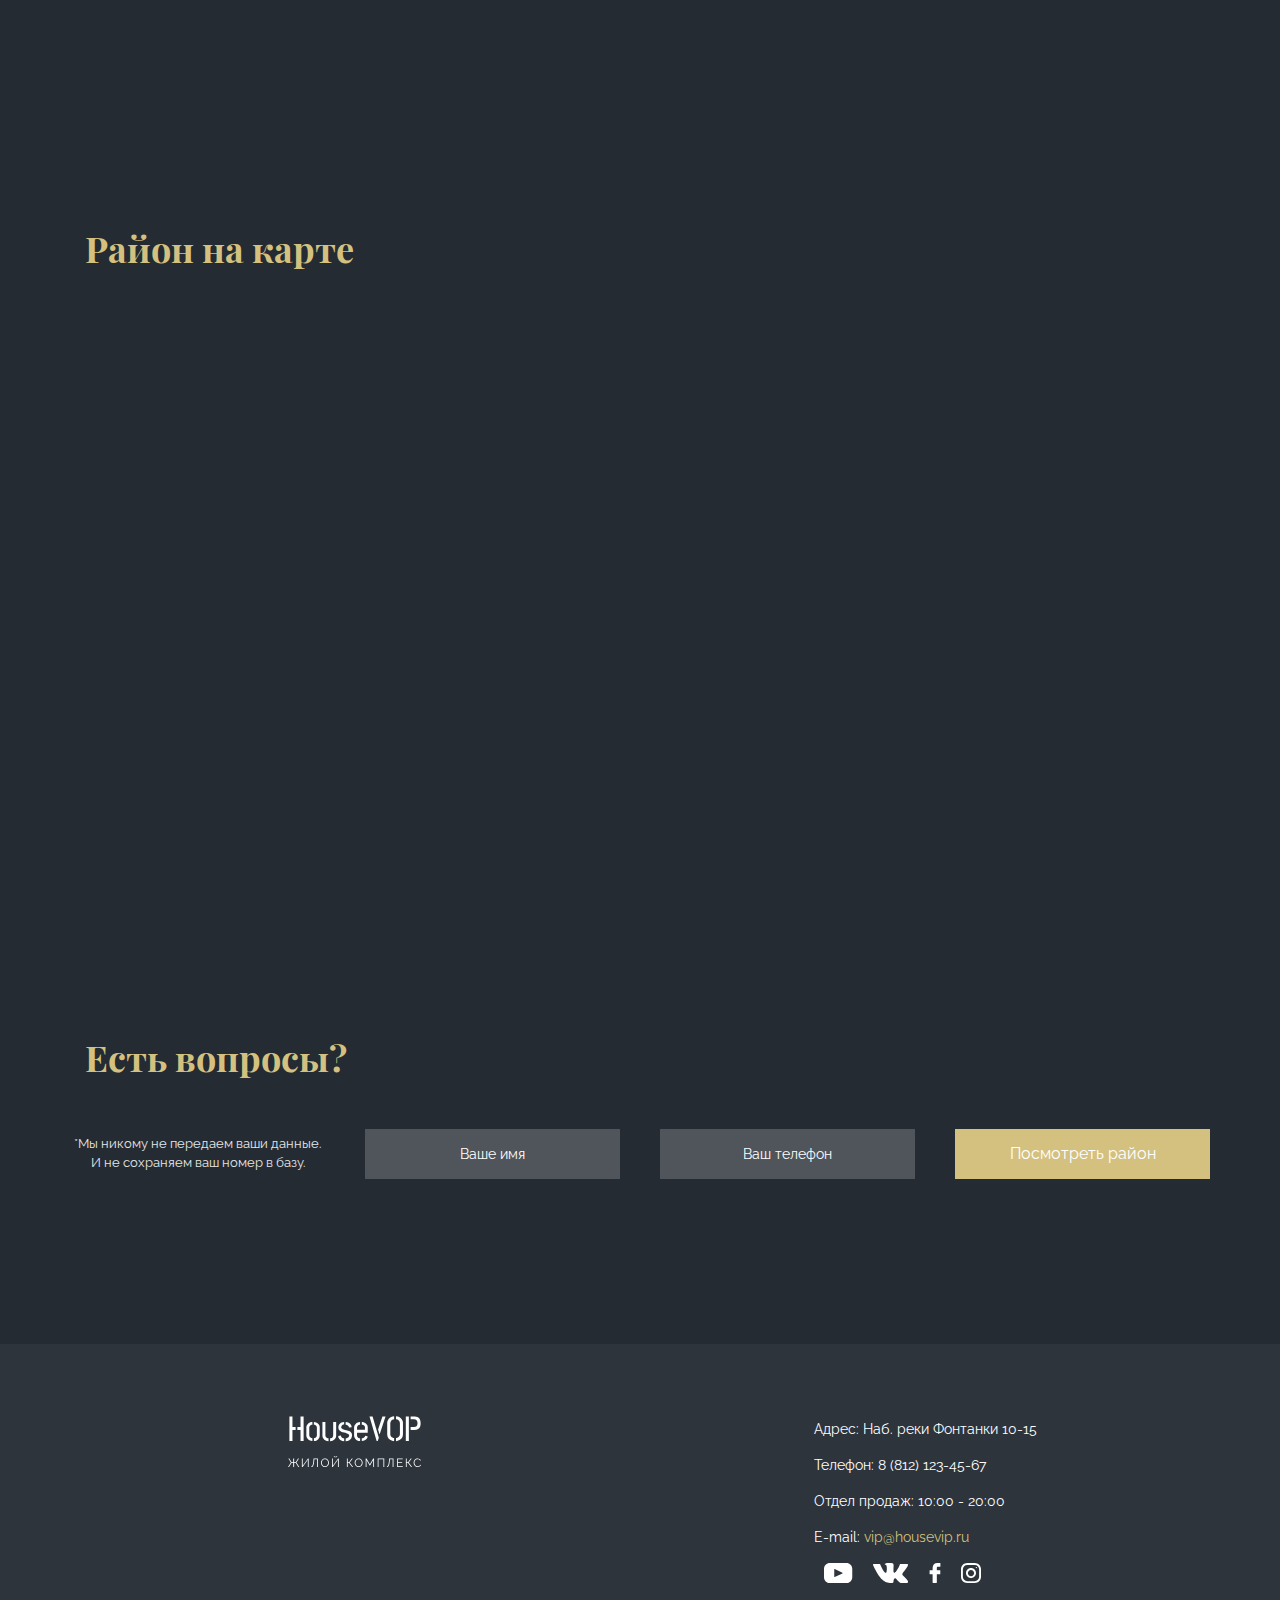
<file: HouseVOP/index.html>
<!DOCTYPE html>
<html lang="en">
  <head>
    <meta charset="UTF-8" />
    <meta
      name="viewport"
      content="width=device-width, user-scalable=no, initial-scale=1.0, maximum-scale=1.0, minimum-scale=1.0"
    />
    <meta http-equiv="X-UA-Compatible" content="ie=edge" />
    <link rel="shortcut icon" href="favicon.ico" type="image/x-icon" />
    <meta
      name="description"
      content="Жилой комплекс HouseVOP в историческом центре"
    />
    <link rel="stylesheet" href="css/normalize.css" />
    <link rel="stylesheet" href="css/bootstrap.min.css" />
    <link rel="stylesheet" href="css/font.css" />
    <link rel="stylesheet" href="css/owl.theme.default.min.css" />
    <link rel="stylesheet" href="css/owl.carousel.min.css" />
    <link rel="stylesheet" href="css/main.css" />
    <title>HouseVOP</title>
  </head>
  <body>
    <header class="header">
      <div class="container">
        <div class="row justify-content-between align-items-center">
          <div class="col-lg-2 col-md-3 col-6">
            <div class="logo">
              <svg
                width="134"
                height="66"
                viewBox="0 0 134 66"
                fill="none"
                xmlns="http://www.w3.org/2000/svg"
              >
                <path
                  d="M1.40625 37V12.3906H4.46484V23.1133H7.62891V26.1016H4.46484V37H1.40625ZM9.38672 26.1016V23.1133H12.5156V12.3906H15.6094V37H12.5156V26.1016H9.38672ZM18.3516 31.7969V23.1133C18.3516 22.0117 18.8438 20.9336 19.8281 19.8789C21.0469 18.6133 22.5703 17.9805 24.3984 17.9805V20.8281C23.0156 20.8281 22.0547 21.4023 21.5156 22.5508C21.3516 22.9023 21.2695 23.2539 21.2695 23.6055V31.3398C21.2695 32.207 21.668 32.9453 22.4648 33.5547C23.0273 33.9766 23.6719 34.1875 24.3984 34.1875V37.0352C22.1719 37.0352 20.4492 36.1328 19.2305 34.3281C18.6445 33.4375 18.3516 32.5938 18.3516 31.7969ZM25.9102 37.0352V34.1875C27.1523 34.1875 28.043 33.625 28.582 32.5C28.7695 32.125 28.8633 31.7617 28.8633 31.4102V23.6055C28.8633 22.6445 28.4531 21.8828 27.6328 21.3203C27.1172 20.9922 26.5312 20.8281 25.875 20.8281V17.9805C28.0312 17.9805 29.6953 18.8594 30.8672 20.6172C31.4531 21.4844 31.7461 22.3164 31.7461 23.1133V31.7969C31.7461 32.9453 31.2539 34.0586 30.2695 35.1367C29.1211 36.3789 27.668 37.0117 25.9102 37.0352ZM34.418 31.9375V18.0156H37.4062V31.5859C37.4062 32.4297 37.8281 33.1328 38.6719 33.6953C39.2344 34.0469 39.8555 34.2227 40.5352 34.2227V37.1758C38.2852 37.1758 36.5508 36.2969 35.332 34.5391C34.7227 33.6484 34.418 32.7812 34.418 31.9375ZM42.082 37.1758V34.2227C43.3477 34.2227 44.2734 33.7188 44.8594 32.7109C45.0703 32.3359 45.1758 31.9609 45.1758 31.5859V18.0156H48.1641V31.9375C48.1641 33.0391 47.6602 34.1289 46.6523 35.207C45.4336 36.4961 43.9102 37.1523 42.082 37.1758ZM50.2031 32.0078L52.9805 31.4805C52.9805 32.5352 53.5312 33.3672 54.6328 33.9766C55.1719 34.2344 55.6875 34.375 56.1797 34.3984V37.1758C53.9062 37.1758 52.207 36.3555 51.082 34.7148C50.4961 33.8477 50.2031 32.9453 50.2031 32.0078ZM50.3789 23.3594C50.3789 21.2266 51.3516 19.6445 53.2969 18.6133C54.2344 18.1211 55.1719 17.875 56.1094 17.875V20.6172C55.0312 20.6172 54.1992 21.0625 53.6133 21.9531C53.3086 22.3984 53.1562 22.8672 53.1562 23.3594C53.1562 24.1094 53.7422 24.7188 54.9141 25.1875C55.8047 25.5625 57.5273 26.0547 60.082 26.6641C61.6758 26.9922 62.8125 27.7773 63.4922 29.0195C63.8438 29.6758 64.0195 30.4141 64.0195 31.2344C64.0195 33.4844 63.1172 35.1484 61.3125 36.2266C60.2578 36.8594 59.0508 37.1758 57.6914 37.1758V34.3984C58.7695 34.3984 59.6719 34.0234 60.3984 33.2734C60.9141 32.7344 61.1719 32.1016 61.1719 31.375C61.1719 30.4375 60.2461 29.6875 58.3945 29.125C57.9258 28.9844 57.1758 28.7852 56.1445 28.5273C55.043 28.2695 54.2461 28.0586 53.7539 27.8945C51.9727 27.1914 50.8945 26.125 50.5195 24.6953C50.4258 24.2734 50.3789 23.8281 50.3789 23.3594ZM57.6562 20.6523V17.875C59.6719 17.875 61.3008 18.625 62.543 20.125C63.3164 21.0859 63.7031 22.0938 63.7031 23.1484L60.9258 23.6055C60.9258 22.3164 60.2227 21.4141 58.8164 20.8984C58.3945 20.7344 58.0078 20.6523 57.6562 20.6523ZM66.0938 31.7969V23.0781C66.1172 22 66.6328 20.9336 67.6406 19.8789C68.8594 18.6367 70.3359 18.0039 72.0703 17.9805V20.7578C70.9453 20.7578 70.0664 21.25 69.4336 22.2344C69.1758 22.6562 69.0469 23.043 69.0469 23.3945V25.7852H76.9219V23.3945C76.9219 22.3398 76.3828 21.5664 75.3047 21.0742C74.8125 20.8398 74.3086 20.7227 73.793 20.7227V17.9805C75.4102 17.9805 76.8516 18.5547 78.1172 19.7031C79.1719 20.7109 79.7109 21.8242 79.7344 23.043V28.6328H69.0469V31.7969C69.0469 32.4531 69.4219 33.0625 70.1719 33.625C70.7812 34.0469 71.4258 34.2578 72.1055 34.2578V37C69.9727 37 68.2969 36.1328 67.0781 34.3984C66.4219 33.4844 66.0938 32.6172 66.0938 31.7969ZM73.793 37V34.2227C75.1992 34.2227 76.2539 33.6133 76.957 32.3945C77.0977 32.1367 77.2031 31.8906 77.2734 31.6562L79.7695 32.5703C79.3477 34.1875 78.3867 35.4062 76.8867 36.2266C75.9258 36.7422 74.8945 37 73.793 37ZM81.4922 12.3906H84.5859L90.8438 33.7656L89.7188 37H88.6289L81.4922 12.3906ZM90.0703 25.4336L94.4297 12.3906H97.5234C97.3125 13.0703 96.4336 15.7891 94.8867 20.5469C93.082 26.0781 92.0508 29.2539 91.793 30.0742H91.4414L90.0703 25.4336ZM99.2109 30.1445V18.5781C99.2109 17.3359 99.7383 16.0703 100.793 14.7812C102.199 13.0938 103.98 12.2383 106.137 12.2148V15.2734C104.707 15.2734 103.594 16 102.797 17.4531C102.469 18.0859 102.305 18.6484 102.305 19.1406V30.1445C102.305 31.6211 103.031 32.7695 104.484 33.5898C105.094 33.9414 105.633 34.1172 106.102 34.1172V37.1758C104.766 37.1758 103.43 36.6953 102.094 35.7344C100.195 34.3281 99.2344 32.4648 99.2109 30.1445ZM108.035 37.1758V34.1172C108.855 34.1172 109.688 33.7539 110.531 33.0273C111.422 32.2305 111.879 31.2695 111.902 30.1445V19.1406C111.902 18.2266 111.527 17.3477 110.777 16.5039C110.004 15.707 109.09 15.2969 108.035 15.2734V12.2148C110.402 12.2148 112.301 13.2344 113.73 15.2734C114.551 16.4453 114.961 17.5469 114.961 18.5781V30.1445C114.961 32.7461 113.801 34.7383 111.48 36.1211C110.262 36.8242 109.113 37.1758 108.035 37.1758ZM117.809 37H120.867V12.3906H117.809V37ZM122.625 25.9961H126.422C129.492 25.9727 131.414 24.8008 132.188 22.4805C132.492 21.543 132.645 20.4297 132.645 19.1406C132.645 14.8516 130.711 12.6016 126.844 12.3906C126.703 12.3906 126.562 12.3906 126.422 12.3906H122.625V15.3438H125.93C128.297 15.3906 129.492 16.6562 129.516 19.1406C129.469 21.6953 128.285 22.9844 125.965 23.0078H122.625V25.9961Z"
                  fill="white"
                />
                <path
                  d="M2.892 58.584L0.348 54.48H1.308L3.612 58.26H5.208V54.48H6.132V58.26H7.728L10.02 54.48H10.992L8.436 58.584L11.304 63H10.332L7.848 59.004H6.132V63H5.208V59.004H3.492L1.008 63H0.036L2.892 58.584ZM14.7038 61.74L19.9838 54.48H20.6798V63H19.8398V55.86L14.6438 63H13.8758V54.48H14.7038V61.74ZM26.2123 56.736C26.1163 57.864 25.9923 58.828 25.8403 59.628C25.6963 60.428 25.5123 61.084 25.2883 61.596C25.0723 62.1 24.8083 62.472 24.4963 62.712C24.1923 62.944 23.8323 63.06 23.4163 63.06L23.2723 62.256C23.4323 62.248 23.5843 62.216 23.7283 62.16C23.8803 62.104 24.0243 62.004 24.1603 61.86C24.2963 61.708 24.4243 61.504 24.5443 61.248C24.6643 60.984 24.7763 60.648 24.8803 60.24C24.9843 59.824 25.0763 59.324 25.1563 58.74C25.2443 58.156 25.3203 57.464 25.3843 56.664L25.5643 54.48H29.8963V63H29.0683V55.224H26.3323L26.2123 56.736ZM36.957 63.06C36.365 63.06 35.821 62.94 35.325 62.7C34.837 62.452 34.417 62.128 34.065 61.728C33.713 61.32 33.441 60.856 33.249 60.336C33.057 59.816 32.961 59.284 32.961 58.74C32.961 58.172 33.061 57.628 33.261 57.108C33.469 56.588 33.753 56.128 34.113 55.728C34.473 55.328 34.897 55.012 35.385 54.78C35.873 54.54 36.401 54.42 36.969 54.42C37.561 54.42 38.101 54.548 38.589 54.804C39.085 55.052 39.505 55.38 39.849 55.788C40.201 56.196 40.473 56.66 40.665 57.18C40.857 57.692 40.953 58.216 40.953 58.752C40.953 59.32 40.849 59.864 40.641 60.384C40.441 60.904 40.161 61.364 39.801 61.764C39.449 62.156 39.029 62.472 38.541 62.712C38.053 62.944 37.525 63.06 36.957 63.06ZM33.801 58.74C33.801 59.204 33.877 59.652 34.029 60.084C34.181 60.508 34.397 60.888 34.677 61.224C34.957 61.552 35.289 61.816 35.673 62.016C36.057 62.208 36.485 62.304 36.957 62.304C37.437 62.304 37.873 62.2 38.265 61.992C38.657 61.784 38.989 61.512 39.261 61.176C39.533 60.84 39.741 60.46 39.885 60.036C40.037 59.612 40.113 59.18 40.113 58.74C40.113 58.276 40.033 57.832 39.873 57.408C39.721 56.976 39.505 56.596 39.225 56.268C38.945 55.94 38.613 55.68 38.229 55.488C37.845 55.288 37.421 55.188 36.957 55.188C36.477 55.188 36.041 55.292 35.649 55.5C35.257 55.7 34.925 55.968 34.653 56.304C34.381 56.64 34.169 57.02 34.017 57.444C33.873 57.868 33.801 58.3 33.801 58.74ZM49.2567 52.008C49.2407 52.392 49.0767 52.7 48.7647 52.932C48.4607 53.156 48.0367 53.268 47.4927 53.268C46.9487 53.268 46.5207 53.156 46.2087 52.932C45.9047 52.7 45.7447 52.392 45.7287 52.008H46.2447C46.2447 52.112 46.2767 52.212 46.3407 52.308C46.4047 52.404 46.4927 52.488 46.6047 52.56C46.7167 52.632 46.8487 52.692 47.0007 52.74C47.1527 52.78 47.3207 52.8 47.5047 52.8C47.8487 52.8 48.1327 52.728 48.3567 52.584C48.5887 52.432 48.7207 52.24 48.7527 52.008H49.2567ZM44.8167 61.74L50.0967 54.48H50.7927V63H49.9527V55.86L44.7567 63H43.9887V54.48H44.8167V61.74ZM59.7319 58.26H61.0279L63.8119 54.48H64.7719L61.7839 58.584L65.0839 63H64.1239L61.0999 59.004H59.7319V63H58.9039V54.48H59.7319V58.26ZM70.6545 63.06C70.0625 63.06 69.5185 62.94 69.0225 62.7C68.5345 62.452 68.1145 62.128 67.7625 61.728C67.4105 61.32 67.1385 60.856 66.9465 60.336C66.7545 59.816 66.6585 59.284 66.6585 58.74C66.6585 58.172 66.7585 57.628 66.9585 57.108C67.1665 56.588 67.4505 56.128 67.8105 55.728C68.1705 55.328 68.5945 55.012 69.0825 54.78C69.5705 54.54 70.0985 54.42 70.6665 54.42C71.2585 54.42 71.7985 54.548 72.2865 54.804C72.7825 55.052 73.2025 55.38 73.5465 55.788C73.8985 56.196 74.1705 56.66 74.3625 57.18C74.5545 57.692 74.6505 58.216 74.6505 58.752C74.6505 59.32 74.5465 59.864 74.3385 60.384C74.1385 60.904 73.8585 61.364 73.4985 61.764C73.1465 62.156 72.7265 62.472 72.2385 62.712C71.7505 62.944 71.2225 63.06 70.6545 63.06ZM67.4985 58.74C67.4985 59.204 67.5745 59.652 67.7265 60.084C67.8785 60.508 68.0945 60.888 68.3745 61.224C68.6545 61.552 68.9865 61.816 69.3705 62.016C69.7545 62.208 70.1825 62.304 70.6545 62.304C71.1345 62.304 71.5705 62.2 71.9625 61.992C72.3545 61.784 72.6865 61.512 72.9585 61.176C73.2305 60.84 73.4385 60.46 73.5825 60.036C73.7345 59.612 73.8105 59.18 73.8105 58.74C73.8105 58.276 73.7305 57.832 73.5705 57.408C73.4185 56.976 73.2025 56.596 72.9225 56.268C72.6425 55.94 72.3105 55.68 71.9265 55.488C71.5425 55.288 71.1185 55.188 70.6545 55.188C70.1745 55.188 69.7385 55.292 69.3465 55.5C68.9545 55.7 68.6225 55.968 68.3505 56.304C68.0785 56.64 67.8665 57.02 67.7145 57.444C67.5705 57.868 67.4985 58.3 67.4985 58.74ZM85.2222 63V56.004L82.1142 61.416H81.6222L78.5142 56.004V63H77.6742V54.48H78.5382L81.8622 60.312L85.2102 54.48H86.0622V63H85.2222ZM89.6848 54.48H96.2608V63H95.4208V55.224H90.5128V63H89.6848V54.48ZM101.787 56.736C101.691 57.864 101.567 58.828 101.415 59.628C101.271 60.428 101.087 61.084 100.863 61.596C100.647 62.1 100.383 62.472 100.071 62.712C99.767 62.944 99.407 63.06 98.991 63.06L98.847 62.256C99.007 62.248 99.159 62.216 99.303 62.16C99.455 62.104 99.599 62.004 99.735 61.86C99.871 61.708 99.999 61.504 100.119 61.248C100.239 60.984 100.351 60.648 100.455 60.24C100.559 59.824 100.651 59.324 100.731 58.74C100.819 58.156 100.895 57.464 100.959 56.664L101.139 54.48H105.471V63H104.643V55.224H101.907L101.787 56.736ZM114.824 62.256V63H109.1V54.48H114.716V55.224H109.94V58.296H114.104V59.004H109.94V62.256H114.824ZM118.692 58.26H119.988L122.772 54.48H123.732L120.744 58.584L124.044 63H123.084L120.06 59.004H118.692V63H117.864V54.48H118.692V58.26ZM125.607 58.68C125.607 58.168 125.695 57.66 125.871 57.156C126.055 56.644 126.319 56.188 126.663 55.788C127.007 55.388 127.431 55.064 127.935 54.816C128.439 54.56 129.011 54.432 129.651 54.432C130.411 54.432 131.059 54.604 131.595 54.948C132.139 55.292 132.539 55.74 132.795 56.292L132.135 56.7C131.999 56.42 131.831 56.184 131.631 55.992C131.439 55.8 131.231 55.644 131.007 55.524C130.783 55.404 130.551 55.32 130.311 55.272C130.071 55.216 129.835 55.188 129.603 55.188C129.091 55.188 128.639 55.292 128.247 55.5C127.855 55.708 127.523 55.98 127.251 56.316C126.987 56.652 126.787 57.032 126.651 57.456C126.515 57.872 126.447 58.296 126.447 58.728C126.447 59.2 126.527 59.652 126.687 60.084C126.855 60.516 127.079 60.9 127.359 61.236C127.647 61.564 127.983 61.828 128.367 62.028C128.759 62.22 129.183 62.316 129.639 62.316C129.879 62.316 130.123 62.288 130.371 62.232C130.627 62.168 130.871 62.072 131.103 61.944C131.343 61.808 131.563 61.644 131.763 61.452C131.963 61.252 132.131 61.012 132.267 60.732L132.963 61.092C132.827 61.412 132.635 61.696 132.387 61.944C132.139 62.184 131.863 62.388 131.559 62.556C131.255 62.724 130.931 62.852 130.587 62.94C130.251 63.028 129.919 63.072 129.591 63.072C129.007 63.072 128.471 62.944 127.983 62.688C127.495 62.432 127.075 62.1 126.723 61.692C126.371 61.276 126.095 60.808 125.895 60.288C125.703 59.76 125.607 59.224 125.607 58.68Z"
                  fill="white"
                />
              </svg>
            </div>
          </div>
          <div class="col-lg-7 col-md-9 col-6 d-flex justify-content-end">
            <div class="header__burger">
              <span></span>
            </div>
            <nav class="header__nav">
              <ul class="nav-list nav-list--menu">
                <li class="nav-list__item"><a href="#video">О комплексе</a></li>
                <li class="nav-list__item"><a href="#map">Район</a></li>
                <li class="nav-list__item">
                  <a href="#apartments">Каталог квартир</a>
                </li>
                <li class="nav-list__item"><a href="#questions">Ипотека</a></li>
                <li class="nav-list__item"><a href="#footer">Контакты</a></li>
              </ul>
            </nav>
          </div>
          <div class="col-12">
            <h2 class="header__title">
              Жилой комплекс <br />
              в историческом центре
            </h2>
          </div>
          <div class="col-12">
            <a href="#advantages" class="header__down">
              <svg
                width="40"
                height="40"
                viewBox="0 0 40 40"
                fill="none"
                xmlns="http://www.w3.org/2000/svg"
              >
                <g clip-path="url(#clip0)">
                  <path
                    d="M19.9689 0C13.4811 0 8.20313 5.27802 8.20313 11.7657V28.2343C8.20313 34.722 13.4811 40 19.9689 40C26.4566 40 31.7346 34.722 31.7346 28.2343V11.7657C31.7346 5.27802 26.4566 0 19.9689 0ZM29.3347 28.2343C29.3347 33.3984 25.1331 37.6001 19.9689 37.6001C14.8047 37.6001 10.603 33.3984 10.603 28.2343V11.7657C10.603 6.60156 14.8047 2.3999 19.9689 2.3999C25.1331 2.3999 29.3347 6.60156 29.3347 11.7657V28.2343Z"
                    fill="#D4C17F"
                  />
                  <path
                    d="M19.9692 7.95715C19.3063 7.95715 18.7692 8.49426 18.7692 9.1571V14.6802C18.7692 15.3427 19.3063 15.8801 19.9692 15.8801C20.6317 15.8801 21.1691 15.3427 21.1691 14.6802V9.1571C21.1691 8.49426 20.632 7.95715 19.9692 7.95715Z"
                    fill="#D4C17F"
                  />
                </g>
                <defs>
                  <clipPath id="clip0">
                    <rect width="40" height="40" fill="white" />
                  </clipPath>
                </defs>
              </svg>
            </a>
          </div>
          <div class="col-12 col-sm-6">
            <a href="#map" class="header__link header__address">
              <svg
                width="15"
                height="21"
                viewBox="0 0 15 21"
                fill="none"
                xmlns="http://www.w3.org/2000/svg"
              >
                <path
                  d="M7.56835 4.60214C6.08837 4.60214 4.88376 5.80676 4.88376 7.28673C4.88376 8.76671 6.08837 9.97132 7.56835 9.97132C9.04832 9.97132 10.2529 8.76671 10.2529 7.28673C10.2529 5.80676 9.04832 4.60214 7.56835 4.60214ZM7.56835 9.20429C6.511 9.20429 5.65078 8.34407 5.65078 7.28673C5.65078 6.22939 6.511 5.36917 7.56835 5.36917C8.62569 5.36917 9.48591 6.22939 9.48591 7.28673C9.48591 8.34407 8.62569 9.20429 7.56835 9.20429Z"
                  fill="white"
                />
                <path
                  d="M12.7012 2.15419C11.3121 0.765108 9.46508 0 7.50072 0C5.53599 0 3.68938 0.765108 2.3003 2.15419C-0.270388 4.72449 -0.589854 9.56059 1.60844 12.4906L7.50072 21L13.3842 12.5025C15.5913 9.56059 15.2718 4.72449 12.7012 2.15419ZM12.7621 12.0542L7.50072 19.6523L2.23088 12.0423C0.236999 9.38379 0.522716 5.01635 2.84297 2.69648C4.08708 1.45236 5.74117 0.767025 7.50072 0.767025C9.26028 0.767025 10.9144 1.45236 12.1589 2.69648C14.4791 5.01635 14.7648 9.38379 12.7621 12.0542Z"
                  fill="white"
                />
              </svg>
              Наб. реки Фонтанки 10-15
            </a>
          </div>
          <div class="col-12 col-sm-6">
            <a href="tel:88121234567" class="header__link header__phone">
              <svg
                width="21"
                height="21"
                viewBox="0 0 21 21"
                fill="none"
                xmlns="http://www.w3.org/2000/svg"
              >
                <path
                  d="M20.9864 17.2839C20.9196 16.7792 20.6283 16.3441 20.1872 16.0902L15.0064 13.1073C14.3719 12.742 13.5669 12.8483 13.049 13.3662L12.0286 14.3866C11.757 14.6582 11.3274 14.6823 11.0295 14.4425C10.225 13.7952 9.43292 13.0828 8.67525 12.3251C7.91759 11.5674 7.20519 10.7753 6.55783 9.97083C6.31804 9.67285 6.34203 9.24328 6.61366 8.97169L7.63407 7.95124C8.15194 7.43342 8.25844 6.62854 7.89301 5.99388L4.91011 0.813105C4.65612 0.371977 4.22107 0.080704 3.71644 0.0139407C3.21177 -0.0529586 2.7159 0.115356 2.35596 0.475297L0.818363 2.01294C-0.254794 3.08614 -0.272029 5.04922 0.769833 7.54064C1.77165 9.93623 3.6412 12.5734 6.03402 14.9663C8.42693 17.3591 11.0641 19.2287 13.4597 20.2305C14.6861 20.7434 15.7843 20.9996 16.7116 20.9996C17.668 20.9996 18.4425 20.7268 18.9874 20.1819L20.525 18.6443C20.8849 18.2844 21.0531 17.7885 20.9864 17.2839ZM14.667 13.6969L19.8478 16.6798C20.104 16.8273 20.2732 17.08 20.3119 17.3731C20.3445 17.619 20.2806 17.8612 20.1357 18.0564L13.2505 14.1269L13.5301 13.8473C13.8309 13.5465 14.2985 13.4847 14.667 13.6969ZM3.62718 0.688422C3.92032 0.727201 4.17299 0.896377 4.32049 1.15259L7.30339 6.33337C7.51565 6.70197 7.45378 7.1695 7.15303 7.4702L6.89618 7.72705L2.94508 0.864628C3.10659 0.745026 3.29976 0.680077 3.50114 0.680077C3.54291 0.680077 3.58505 0.682844 3.62718 0.688422ZM18.5063 19.7009C17.6537 20.5534 15.91 20.5177 13.7222 19.6028C11.4063 18.6344 8.84688 16.8169 6.51515 14.4852C4.18342 12.1535 2.36594 9.59397 1.39751 7.27817C0.482551 5.09035 0.446856 3.34662 1.29945 2.49398L2.44091 1.35247L6.39795 8.22528L6.13258 8.49066C5.61484 9.00843 5.56976 9.8281 6.02776 10.3974C6.69036 11.2209 7.41927 12.0313 8.19412 12.8061C8.96907 13.581 9.77948 14.3099 10.6029 14.9725C11.1721 15.4305 11.9918 15.3855 12.5097 14.8677L12.7518 14.6256L19.6465 18.5606L18.5063 19.7009Z"
                  fill="white"
                />
              </svg>
              8 (812) 123-45-67
            </a>
          </div>
        </div>
      </div>
    </header>
    <main>
      <section id="advantages" class="advantages">
        <div class="container">
          <div class="row justify-content-center d-flex align-items-center">
            <h3 class="advantages__title title-hidden">
              Достоинства нашего комплекса
            </h3>
            <div class="col-12 col-sm-6 col-lg-3">
              <div class="advantages__item">
                <svg
                  width="80"
                  height="80"
                  viewBox="0 0 80 80"
                  fill="none"
                  xmlns="http://www.w3.org/2000/svg"
                >
                  <path
                    d="M73.3333 45.3333C74.0706 45.3333 74.6666 44.7359 74.6666 44V38.6667C74.6666 37.9308 74.0706 37.3334 73.3333 37.3334H66.6666V36C66.6666 35.2641 66.0706 34.6667 65.3333 34.6667C64.5959 34.6667 64 35.2641 64 36V37.3333H26.6667V36C26.6667 35.2641 26.0694 34.6667 25.3334 34.6667C24.5975 34.6667 24.0002 35.2641 24.0002 36V37.3333H17.3334C16.5975 37.3333 16.0002 37.9306 16.0002 38.6666V44C16.0002 44.7359 16.5975 45.3333 17.3334 45.3333H25.3334H65.3334H73.3333ZM18.6667 42.6667V40H72V42.6667H18.6667Z"
                    fill="#D4C17F"
                  />
                  <path
                    d="M48 29.3333C45.844 29.3333 44.4506 30.9719 44.2986 31.16C43.8372 31.7267 43.9226 32.5547 44.4865 33.0214C45.0519 33.4894 45.888 33.4081 46.3612 32.8508C46.3665 32.8414 47.0892 32.0002 47.9998 32.0002C48.9105 32.0002 49.6319 32.8416 49.6319 32.8416C49.8959 33.1656 50.2798 33.3336 50.6678 33.3336C50.9637 33.3336 51.2598 33.2362 51.5078 33.035C52.0798 32.5709 52.1651 31.7309 51.7011 31.1603C51.5494 30.972 50.1559 29.3333 48 29.3333Z"
                    fill="#D4C17F"
                  />
                  <path
                    d="M73.3333 56C74.0706 56 74.6666 55.4027 74.6666 54.6667V49.3334C74.6666 48.5975 74.0706 48.0002 73.3333 48.0002H66.6666V46.6669C66.6666 45.9309 66.0706 45.3336 65.3333 45.3336C64.5959 45.3336 64 45.9309 64 46.6669V48.0002H26.6667V46.6669C26.6667 45.9309 26.0694 45.3336 25.3334 45.3336C24.5975 45.3336 24.0002 45.9309 24.0002 46.6669V48.0002H17.3334C16.5975 48.0002 16.0002 48.5975 16.0002 49.3334V54.6667C16.0002 55.4027 16.5975 56 17.3334 56H25.3334H65.3334H73.3333ZM18.6667 53.3333V50.6666H72V53.3333H18.6667Z"
                    fill="#D4C17F"
                  />
                  <path
                    d="M54.9653 26.1733C55.2294 26.4986 55.6133 26.6666 56.0012 26.6666C56.2972 26.6666 56.5933 26.5692 56.8412 26.368C57.4133 25.9039 57.4986 25.0639 57.0345 24.4933C56.8825 24.3053 55.4892 22.6666 53.3331 22.6666C51.177 22.6666 49.7837 24.3052 49.6317 24.4933C49.1703 25.06 49.2558 25.888 49.8197 26.3547C50.385 26.8241 51.2211 26.7414 51.693 26.1841C51.6997 26.1747 52.4223 25.3334 53.333 25.3334C54.2441 25.3333 54.9653 26.1733 54.9653 26.1733Z"
                    fill="#D4C17F"
                  />
                  <path
                    d="M1.34008 17.4667C1.40804 18.1481 1.98148 18.6667 2.66679 18.6667H10.6668C11.3521 18.6667 11.9254 18.1481 11.9935 17.4667L13.3268 4.13344C13.3641 3.7575 13.2415 3.38547 12.9882 3.10547C12.7362 2.82672 12.3776 2.66688 12.0002 2.66688H8.00008V1.33328C8.00008 0.597344 7.40273 0 6.66679 0C5.93086 0 5.33351 0.597344 5.33351 1.33328V2.66656H1.33351C0.956169 2.66656 0.597576 2.82656 0.345544 3.10516C0.0922631 3.38516 -0.0303931 3.75719 0.00695064 4.13312L1.34008 17.4667ZM10.5268 5.33328L9.46008 16H3.87336L2.80664 5.33328H10.5268Z"
                    fill="#D4C17F"
                  />
                  <path
                    d="M37.3333 30.6667C37.3333 32.1573 37.9426 33.5441 39.0492 34.5694C39.3051 34.8067 39.6306 34.9253 39.9559 34.9253C40.3133 34.9253 40.6706 34.7813 40.9333 34.4986C41.4333 33.9586 41.4026 33.1145 40.8626 32.6133C40.3053 32.0986 40 31.4066 40 30.6666C40 29.5625 40.7026 28.5613 41.7506 28.1759C42.1853 28.0159 42.5053 27.6413 42.5959 27.1866C42.6879 26.7319 42.5345 26.2625 42.1959 25.9466C41.6386 25.4319 41.3333 24.7398 41.3333 23.9998C41.3333 22.6131 42.4253 21.4531 43.8186 21.3572C44.3306 21.3225 44.7759 20.9986 44.9665 20.5225C45.1559 20.0466 45.0572 19.5039 44.7106 19.1266C44.252 18.6266 44 17.9892 44 17.3333C44 15.9466 45.092 14.7866 46.4853 14.6906C46.9973 14.6559 47.4426 14.332 47.6333 13.8559C47.8226 13.38 47.7239 12.8373 47.3773 12.46C46.92 11.96 46.6667 11.3227 46.6667 10.6667C46.6667 9.47469 47.4787 8.42266 48.64 8.10813C49.0093 8.00813 49.3159 7.75609 49.4853 7.41609C49.6559 7.07609 49.672 6.6775 49.5293 6.32547C49.4 5.99875 49.3334 5.66547 49.3334 5.33344C49.3334 3.86281 50.5293 2.66672 52.0001 2.66672C53.4708 2.66672 54.6669 3.86266 54.6669 5.33344C54.6669 5.66547 54.6001 5.99875 54.4709 6.32547C54.3283 6.6775 54.3442 7.07609 54.515 7.41609C54.6843 7.75609 54.9909 8.00813 55.3603 8.10813C56.5217 8.42281 57.3336 9.47484 57.3336 10.6667C57.3336 11.3227 57.0803 11.96 56.6229 12.46C56.2762 12.8373 56.1776 13.38 56.367 13.8559C56.5576 14.3319 57.0029 14.6559 57.515 14.6906C58.9083 14.7866 60.0003 15.9466 60.0003 17.3333C60.0003 17.9892 59.747 18.6266 59.2897 19.1266C58.9429 19.5039 58.8444 20.0466 59.0337 20.5225C59.2244 20.9984 59.6697 21.3225 60.1817 21.3572C61.575 21.4531 62.667 22.6131 62.667 23.9998C62.667 24.7398 62.3617 25.4319 61.8044 25.9466C61.4658 26.2625 61.3123 26.7319 61.4044 27.1866C61.495 27.6413 61.815 28.0159 62.2511 28.1759C63.2978 28.5613 64.0004 29.5627 64.0004 30.6666C64.0004 31.4025 64.5964 31.9998 65.3337 31.9998C66.0711 31.9998 66.667 31.4025 66.667 30.6666C66.667 29.0425 65.9137 27.5319 64.6884 26.5372C65.1098 25.7678 65.3337 24.9025 65.3337 23.9998C65.3337 21.9145 64.107 20.0825 62.3178 19.2158C62.5472 18.6184 62.6672 17.9811 62.6672 17.3331C62.6672 15.2478 61.4404 13.4158 59.6512 12.5491C59.8806 11.9517 60.0006 11.3144 60.0006 10.6664C60.0006 8.72234 58.9312 6.96641 57.2859 6.03703C57.3179 5.80375 57.3339 5.56906 57.3339 5.33297C57.3333 2.39203 54.9414 0 52 0C49.0586 0 46.6667 2.39203 46.6667 5.33328C46.6667 5.56922 46.6826 5.80391 46.7147 6.03734C45.0693 6.96672 44 8.72266 44 10.6667C44 11.3147 44.12 11.952 44.3493 12.5494C42.56 13.4161 41.3334 15.248 41.3334 17.3334C41.3334 17.9814 41.4534 18.6188 41.6828 19.2161C39.8934 20.0828 38.6668 21.9147 38.6668 24.0002C38.6668 24.9028 38.8909 25.7681 39.3122 26.5375C38.0867 27.532 37.3333 29.0427 37.3333 30.6667Z"
                    fill="#D4C17F"
                  />
                  <path
                    d="M50.1587 18.5614C50.8361 18.8414 51.6161 18.5187 51.9001 17.8414C51.9255 17.7773 51.9628 17.7067 52.0001 17.6373C52.0375 17.7041 52.0722 17.7733 52.0975 17.8359C52.3081 18.3533 52.8069 18.668 53.3334 18.668C53.5014 18.668 53.6708 18.6359 53.8347 18.568C54.5173 18.292 54.8467 17.5133 54.5694 16.832C54.4214 16.4706 53.6081 14.6667 52 14.6667C50.392 14.6667 49.5786 16.4708 49.4306 16.832C49.1547 17.5106 49.4814 18.2814 50.1587 18.5614Z"
                    fill="#D4C17F"
                  />
                  <path
                    d="M78.6667 77.3333H57.3333C56.5959 77.3333 56 77.9306 56 78.6666C56 79.4025 56.5959 79.9998 57.3333 79.9998H78.6666C79.4039 79.9998 79.9998 79.4025 79.9998 78.6666C79.9998 77.9306 79.4041 77.3333 78.6667 77.3333Z"
                    fill="#D4C17F"
                  />
                  <path
                    d="M78.6667 58.6667H66.6667V57.3334C66.6667 56.5975 66.0708 56.0002 65.3334 56.0002C64.5961 56.0002 64.0002 56.5975 64.0002 57.3334V58.6667H26.6667V57.3334C26.6667 56.5975 26.0694 56.0002 25.3334 56.0002C24.5975 56.0002 24.0002 56.5975 24.0002 57.3334V58.6667H12C11.2641 58.6667 10.6667 59.2641 10.6667 60V65.3333C10.6667 66.0692 11.2641 66.6666 12 66.6666H16V73.3333C16 74.0692 16.5973 74.6666 17.3333 74.6666C18.0692 74.6666 18.6666 74.0692 18.6666 73.3333V66.6666H72V73.3333C72 74.0692 72.5959 74.6666 73.3333 74.6666C74.0706 74.6666 74.6666 74.0692 74.6666 73.3333V66.6666H78.6666C79.4039 66.6666 79.9998 66.0692 79.9998 65.3333V60C80 59.2641 79.4041 58.6667 78.6667 58.6667ZM77.3333 64H13.3333V61.3333H77.3333V64Z"
                    fill="#D4C17F"
                  />
                  <path
                    d="M20 77.3333H8V22.6667C8 21.9308 7.40265 21.3334 6.66672 21.3334C5.93078 21.3334 5.33343 21.9308 5.33343 22.6667V77.3334H1.33343C0.597496 77.3334 0.000152588 77.9308 0.000152588 78.6667C0.000152588 79.4027 0.59734 80 1.33328 80H20C20.7359 80 21.3333 79.4027 21.3333 78.6667C21.3333 77.9308 20.7359 77.3333 20 77.3333Z"
                    fill="#D4C17F"
                  />
                  <path
                    d="M52 77.3333H49.3333C48.5959 77.3333 48 77.9306 48 78.6666C48 79.4025 48.5959 79.9998 49.3333 79.9998H52C52.7373 79.9998 53.3333 79.4025 53.3333 78.6666C53.3333 77.9306 52.7373 77.3333 52 77.3333Z"
                    fill="#D4C17F"
                  />
                  <path
                    d="M41.3333 77.3333H28C27.2641 77.3333 26.6667 77.9306 26.6667 78.6666C26.6667 79.4025 27.2641 80 28 80H41.3333C42.0706 80 42.6666 79.4027 42.6666 78.6667C42.6666 77.9308 42.0706 77.3333 41.3333 77.3333Z"
                    fill="#D4C17F"
                  />
                </svg>
                <div class="advantages__text">
                  Рядом исторические парки и скверы
                </div>
              </div>
            </div>
            <div class="col-12 col-sm-6 col-lg-3">
              <div class="advantages__item">
                <svg
                  width="80"
                  height="80"
                  viewBox="0 0 80 80"
                  fill="none"
                  xmlns="http://www.w3.org/2000/svg"
                >
                  <path
                    d="M57.3333 74.6667H20C19.2641 74.6667 18.6667 75.2641 18.6667 76V78.6667C18.6667 79.4027 19.2641 80 20 80C20.7359 80 21.3333 79.4027 21.3333 78.6667V77.3334H57.3333C58.0692 77.3334 58.6666 76.7361 58.6666 76.0002C58.6666 75.2642 58.0694 74.6667 57.3333 74.6667Z"
                    fill="#D4C17F"
                  />
                  <path
                    d="M29.3333 33.3333C29.3333 34.0692 29.9306 34.6666 30.6666 34.6666H36C36.7359 34.6666 37.3333 34.0692 37.3333 33.3333V25.3333C37.3333 24.5973 36.7359 24 36 24H30.6667C29.9308 24 29.3334 24.5973 29.3334 25.3333V33.3333H29.3333ZM32 26.6667H34.6667V32H32V26.6667Z"
                    fill="#D4C17F"
                  />
                  <path
                    d="M17.3333 16H1.33328C0.597344 16 0 16.5973 0 17.3333V44C0 44.7359 0.597344 45.3333 1.33328 45.3333C2.06922 45.3333 2.66656 44.7359 2.66656 44V18.6667H17.3333C18.0692 18.6667 18.6666 18.0694 18.6666 17.3334C18.6666 16.5975 18.0694 16 17.3333 16Z"
                    fill="#D4C17F"
                  />
                  <path
                    d="M64 65.3333C64 66.0692 64.5973 66.6666 65.3333 66.6666H70.6666C71.4025 66.6666 71.9998 66.0692 71.9998 65.3333V57.3333C71.9998 56.5973 71.4025 56 70.6666 56H65.3333C64.5973 56 64 56.5973 64 57.3333V65.3333ZM66.6667 58.6667H69.3334V64H66.6667V58.6667Z"
                    fill="#D4C17F"
                  />
                  <path
                    d="M6.66672 48C0.0759375 48 0 65.16 0 65.3333C0 68.5533 2.29469 71.2453 5.33328 71.8653V78.6667C5.33328 79.4027 5.93062 80 6.66656 80C7.4025 80 7.99984 79.4027 7.99984 78.6667V71.8653C11.0384 71.2453 13.3331 68.5533 13.3331 65.3333C13.3333 65.16 13.2573 48 6.66672 48ZM6.66672 69.3333C4.46141 69.3333 2.66672 67.5386 2.66672 65.3333C2.66672 58.6906 4.45078 50.6666 6.66672 50.6666C8.88266 50.6666 10.6667 58.6906 10.6667 65.3333C10.6667 67.5386 8.87203 69.3333 6.66672 69.3333Z"
                    fill="#D4C17F"
                  />
                  <path
                    d="M14.6667 40H9.33328C8.59734 40 8 40.5973 8 41.3333V44C8 44.7359 8.59734 45.3333 9.33328 45.3333C10.0692 45.3333 10.6666 44.7359 10.6666 44V42.6667H13.3333V49.3334C13.3333 50.0694 13.9306 50.6667 14.6666 50.6667C15.4025 50.6667 15.9998 50.0694 15.9998 49.3334V41.3334C16 40.5973 15.4027 40 14.6667 40Z"
                    fill="#D4C17F"
                  />
                  <path
                    d="M65.3333 34.6667H70.6666C71.4025 34.6667 71.9998 34.0694 71.9998 33.3334V25.3334C71.9998 24.5975 71.4025 24.0002 70.6666 24.0002H65.3333C64.5973 24.0002 64 24.5975 64 25.3334V33.3334C64 34.0694 64.5973 34.6667 65.3333 34.6667ZM66.6667 26.6667H69.3334V32H66.6667V26.6667Z"
                    fill="#D4C17F"
                  />
                  <path
                    d="M14.6667 24H9.33328C8.59734 24 8 24.5973 8 25.3333V33.3333C8 34.0692 8.59734 34.6666 9.33328 34.6666H14.6666C15.4025 34.6666 15.9998 34.0692 15.9998 33.3333V25.3333C16 24.5973 15.4027 24 14.6667 24ZM13.3333 32H10.6667V26.6667H13.3334V32H13.3333Z"
                    fill="#D4C17F"
                  />
                  <path
                    d="M42.6667 33.3333C42.6667 34.0692 43.2641 34.6666 44 34.6666H49.3333C50.0692 34.6666 50.6666 34.0692 50.6666 33.3333V25.3333C50.6666 24.5973 50.0692 24 49.3333 24H44C43.2641 24 42.6667 24.5973 42.6667 25.3333V33.3333ZM45.3333 26.6667H48V32H45.3333V26.6667Z"
                    fill="#D4C17F"
                  />
                  <path
                    d="M78.6667 16H62.6667C61.9308 16 61.3334 16.5973 61.3334 17.3333C61.3334 18.0692 61.9308 18.6666 62.6667 18.6666H77.3334V72.2453C76.9148 72.0959 76.4708 72 76.0002 72C75.7695 72 75.5402 72.02 75.3148 72.06C74.3948 70.4027 72.6442 69.3333 70.6669 69.3333C68.6895 69.3333 66.9389 70.4027 66.0189 72.06C65.7936 72.02 65.5642 72 65.3336 72C63.1283 72 61.3336 73.7947 61.3336 76C61.3336 78.2053 63.1283 80 65.3336 80H76C78.2053 80 80 78.2053 80 76V17.3333C80 16.5973 79.4027 16 78.6667 16ZM76 77.3333H65.3333C64.5986 77.3333 64 76.7347 64 76C64 75.2653 64.5986 74.6667 65.3333 74.6667C65.5892 74.6667 65.8319 74.74 66.0559 74.8841C66.4212 75.1187 66.8773 75.1614 67.28 74.9987C67.6827 74.8361 67.98 74.4867 68.0773 74.0641C68.3587 72.8494 69.4241 72 70.6667 72C71.9094 72 72.9747 72.8494 73.2561 74.0641C73.3534 74.4867 73.6508 74.8361 74.0534 74.9987C74.4548 75.1614 74.912 75.1187 75.2775 74.8841C76.1455 74.3241 77.3334 75.0094 77.3334 76C77.3333 76.7347 76.7347 77.3333 76 77.3333Z"
                    fill="#D4C17F"
                  />
                  <path
                    d="M44 18.6667H49.3333C50.0692 18.6667 50.6666 18.0694 50.6666 17.3334V9.33344C50.6666 8.59751 50.0692 8.00016 49.3333 8.00016H44C43.2641 8.00016 42.6667 8.59751 42.6667 9.33344V17.3334C42.6667 18.0694 43.2641 18.6667 44 18.6667ZM45.3333 10.6667H48V16H45.3333V10.6667Z"
                    fill="#D4C17F"
                  />
                  <path
                    d="M42.6667 49.3333C42.6667 50.0692 43.2641 50.6666 44 50.6666H49.3333C50.0692 50.6666 50.6666 50.0692 50.6666 49.3333V41.3333C50.6666 40.5973 50.0692 40 49.3333 40H44C43.2641 40 42.6667 40.5973 42.6667 41.3333V49.3333ZM45.3333 42.6667H48V48H45.3333V42.6667Z"
                    fill="#D4C17F"
                  />
                  <path
                    d="M30.6667 18.6667H36C36.7359 18.6667 37.3333 18.0694 37.3333 17.3334V9.33344C37.3333 8.59751 36.7359 8.00016 36 8.00016H30.6667C29.9308 8.00016 29.3334 8.59751 29.3334 9.33344V17.3334C29.3333 18.0694 29.9306 18.6667 30.6667 18.6667ZM32 10.6667H34.6667V16H32V10.6667Z"
                    fill="#D4C17F"
                  />
                  <path
                    d="M39.0533 64.3867C38.8133 64.64 38.6666 64.9867 38.6666 65.3334C38.6666 65.6802 38.8133 66.0267 39.0533 66.2802C39.3066 66.5202 39.6533 66.6669 40 66.6669C40.3467 66.6669 40.6933 66.5202 40.9467 66.2802C41.1867 66.0269 41.3334 65.6802 41.3334 65.3334C41.3334 64.9867 41.1867 64.6402 40.9467 64.3867C40.44 63.8933 39.56 63.8933 39.0533 64.3867Z"
                    fill="#D4C17F"
                  />
                  <path
                    d="M29.3333 49.3333C29.3333 50.0692 29.9306 50.6666 30.6666 50.6666H36C36.7359 50.6666 37.3333 50.0692 37.3333 49.3333V41.3333C37.3333 40.5973 36.7359 40 36 40H30.6667C29.9308 40 29.3334 40.5973 29.3334 41.3333V49.3333H29.3333ZM32 42.6667H34.6667V48H32V42.6667Z"
                    fill="#D4C17F"
                  />
                  <path
                    d="M26.6667 57.3333C26.6667 58.0692 27.2641 58.6666 28 58.6666H32V70.6666C32 71.4025 32.5973 71.9998 33.3333 71.9998C34.0692 71.9998 34.6666 71.4025 34.6666 70.6666V58.6666H45.3333V70.6666C45.3333 71.4025 45.9306 71.9998 46.6666 71.9998C47.4025 71.9998 47.9998 71.4025 47.9998 70.6666V58.6666H51.9998C52.7358 58.6666 53.3331 58.0692 53.3331 57.3333C53.3331 56.5973 52.7358 56 51.9998 56H28C27.2641 56 26.6667 56.5973 26.6667 57.3333Z"
                    fill="#D4C17F"
                  />
                  <path
                    d="M64 49.3333C64 50.0692 64.5973 50.6666 65.3333 50.6666H70.6666C71.4025 50.6666 71.9998 50.0692 71.9998 49.3333V41.3333C71.9998 40.5973 71.4025 40 70.6666 40H65.3333C64.5973 40 64 40.5973 64 41.3333V49.3333ZM66.6667 42.6667H69.3334V48H66.6667V42.6667Z"
                    fill="#D4C17F"
                  />
                  <path
                    d="M57.3333 0H22.6667C21.9308 0 21.3334 0.597344 21.3334 1.33328V70.6666C21.3334 71.4025 21.9308 71.9998 22.6667 71.9998C23.4027 71.9998 24 71.4025 24 70.6666V2.66656H56V70.6666C56 71.4025 56.5973 71.9998 57.3333 71.9998C58.0692 71.9998 58.6666 71.4025 58.6666 70.6666V1.33328C58.6667 0.597344 58.0694 0 57.3333 0Z"
                    fill="#D4C17F"
                  />
                </svg>
                <div class="advantages__text">Полностью обустроенный</div>
              </div>
            </div>
            <div class="col-12 col-sm-6 col-lg-3">
              <div class="advantages__item">
                <svg
                  width="80"
                  height="80"
                  viewBox="0 0 80 80"
                  fill="none"
                  xmlns="http://www.w3.org/2000/svg"
                >
                  <path
                    d="M53.3893 4.62187C53.5719 4.62187 53.756 4.58453 53.9333 4.50453C54.3146 4.33391 54.7013 4.1725 55.0933 4.02453C55.7827 3.76188 56.1293 2.9925 55.8666 2.30453C55.6052 1.61516 54.8346 1.27391 54.1479 1.52985C53.7065 1.69782 53.2705 1.87922 52.8426 2.07125C52.1705 2.37266 51.8693 3.16188 52.1719 3.83391C52.3933 4.32844 52.8787 4.62187 53.3893 4.62187Z"
                    fill="#D4C17F"
                  />
                  <path
                    d="M53.3333 33.5377C54.0707 33.5377 54.6666 32.9418 54.6666 32.2045V31.9738C54.6666 31.6232 54.6893 31.2792 54.7333 30.9406C54.8293 30.2099 54.3146 29.5406 53.5866 29.4446C52.8346 29.3487 52.1866 29.8632 52.0893 30.5926C52.0307 31.0432 51.9999 31.5085 51.9999 31.974V32.2046C52 32.9418 52.596 33.5377 53.3333 33.5377Z"
                    fill="#D4C17F"
                  />
                  <path
                    d="M46.6666 33.8671C47.404 33.8671 47.9999 33.2698 47.9999 32.5338V31.1792C47.9999 30.4432 47.404 29.8459 46.6666 29.8459C45.9293 29.8459 45.3333 30.4432 45.3333 31.1792V32.5338C45.3333 33.2698 45.9293 33.8671 46.6666 33.8671Z"
                    fill="#D4C17F"
                  />
                  <path
                    d="M54.3227 12.7778C53.8933 13.0137 53.4733 13.2684 53.0694 13.5392C52.4574 13.9486 52.2921 14.7778 52.7015 15.3898C52.9588 15.7739 53.3815 15.9804 53.8108 15.9804C54.0668 15.9804 54.3241 15.9084 54.5508 15.7551C54.8935 15.5271 55.2468 15.3125 55.6094 15.1125C56.2535 14.7578 56.4894 13.9457 56.1347 13.3018C55.7786 12.6565 54.9693 12.4245 54.3227 12.7778Z"
                    fill="#D4C17F"
                  />
                  <path
                    d="M35.4107 12.6419C35.6628 13.0445 36.096 13.2659 36.5401 13.2659C36.7828 13.2659 37.0281 13.2006 37.2468 13.0619C37.8709 12.6698 38.0601 11.8472 37.6682 11.2245C37.4162 10.8231 37.1549 10.4312 36.8803 10.0472C36.4523 9.44859 35.6217 9.30859 35.0203 9.73921C34.4203 10.1686 34.2829 11.0006 34.7109 11.5992C34.9546 11.9392 35.1881 12.2872 35.4107 12.6419Z"
                    fill="#D4C17F"
                  />
                  <path
                    d="M59.788 2.82187C59.8427 2.82187 59.9 2.8178 59.956 2.81124C60.368 2.75921 60.7854 2.71921 61.2066 2.68984C61.9425 2.64046 62.4972 2.00578 62.4493 1.27125C62.4013 0.536559 61.756 -0.0193774 61.0307 0.0298413C60.556 0.0604662 60.0866 0.107185 59.6227 0.165779C58.8921 0.25781 58.3733 0.924371 58.4668 1.65515C58.5507 2.32843 59.1254 2.82187 59.788 2.82187Z"
                    fill="#D4C17F"
                  />
                  <path
                    d="M54.844 24.7218C54.344 25.2618 54.3746 26.1059 54.9133 26.6059C55.1721 26.8445 55.496 26.9618 55.8213 26.9618C56.1799 26.9618 56.536 26.8192 56.7999 26.5351C57.0772 26.2365 57.3826 25.9537 57.7079 25.6951C58.2852 25.2365 58.3811 24.3978 57.9225 23.8218C57.4652 23.2459 56.6252 23.1471 56.0493 23.6071C55.6186 23.9484 55.2133 24.3245 54.844 24.7218Z"
                    fill="#D4C17F"
                  />
                  <path
                    d="M42.7519 13.0619C42.9719 13.2005 43.2173 13.2659 43.4599 13.2659C43.904 13.2659 44.3373 13.0445 44.5893 12.6419C44.8119 12.2872 45.0452 11.9392 45.2893 11.5992C45.7173 11.0006 45.5799 10.1686 44.9799 9.73921C44.3785 9.30859 43.5479 9.44859 43.1199 10.0472C42.8452 10.4312 42.5826 10.8231 42.3319 11.2245C41.9401 11.8472 42.1293 12.6698 42.7519 13.0619Z"
                    fill="#D4C17F"
                  />
                  <path
                    d="M53.3333 39.9738C54.0707 39.9738 54.6666 39.3765 54.6666 38.6405V37.9738C54.6666 37.2379 54.0707 36.6406 53.3333 36.6406C52.596 36.6406 52.0001 37.2379 52.0001 37.9738V38.6405C52.0001 39.3765 52.596 39.9738 53.3333 39.9738Z"
                    fill="#D4C17F"
                  />
                  <path
                    d="M46.6387 27.091C46.7001 27.1004 46.7601 27.1043 46.8201 27.1043C47.476 27.1043 48.0494 26.619 48.1413 25.9496C48.196 25.539 48.2693 25.1337 48.3599 24.7337C48.524 24.0151 48.0732 23.3017 47.3546 23.139C46.636 22.9764 45.9213 23.4257 45.7587 24.1443C45.6519 24.6203 45.564 25.1029 45.4973 25.591C45.3987 26.3204 45.9107 26.9924 46.6387 27.091Z"
                    fill="#D4C17F"
                  />
                  <path
                    d="M37.5613 17.1792C37.6946 17.5739 37.8146 17.9725 37.9254 18.3778C38.0868 18.971 38.6254 19.3618 39.2107 19.3618C39.3266 19.3618 39.444 19.3459 39.5613 19.3139C39.7266 19.2698 39.8707 19.1898 39.9999 19.0953C40.1293 19.1899 40.2732 19.2699 40.4385 19.3139C40.5559 19.3459 40.6732 19.3618 40.7891 19.3618C41.3745 19.3618 41.9132 18.9712 42.0745 18.3778C42.1851 17.9725 42.3038 17.5737 42.4385 17.1792C42.6771 16.4818 42.3026 15.7245 41.6065 15.4871C40.9665 15.2686 40.2918 15.5818 39.9998 16.1739C39.7077 15.5818 39.0331 15.2686 38.3931 15.4871C37.696 15.7245 37.3227 16.4818 37.5613 17.1792Z"
                    fill="#D4C17F"
                  />
                  <path
                    d="M47.7854 8.20842C48.096 8.20842 48.408 8.10045 48.6601 7.8817C48.976 7.60701 49.3001 7.34029 49.6307 7.08576C50.2147 6.63639 50.3227 5.80045 49.8747 5.21639C49.4254 4.63233 48.588 4.5217 48.0054 4.97233C47.6307 5.26029 47.2654 5.55904 46.9107 5.86967C46.3548 6.35232 46.296 7.19498 46.7801 7.75107C47.0427 8.05388 47.4133 8.20842 47.7854 8.20842Z"
                    fill="#D4C17F"
                  />
                  <path
                    d="M48.8213 17.5418C48.528 17.9312 48.2507 18.3339 47.9907 18.7471C47.5974 19.3698 47.7854 20.1939 48.408 20.5871C48.6294 20.7245 48.8733 20.7912 49.1174 20.7912C49.5601 20.7912 49.9933 20.5712 50.2468 20.1685C50.4682 19.8179 50.7027 19.4765 50.9521 19.1471C51.3948 18.5592 51.2774 17.7231 50.6894 17.2792C50.1001 16.8351 49.264 16.9565 48.8213 17.5418Z"
                    fill="#D4C17F"
                  />
                  <path
                    d="M61.3027 10.6939C60.8094 10.7312 60.3241 10.7898 59.8454 10.8686C59.1186 10.9886 58.6268 11.6753 58.7468 12.4018C58.8535 13.0551 59.4174 13.5178 60.06 13.5178C60.1321 13.5178 60.2041 13.5125 60.2774 13.5004C60.6841 13.4337 61.0933 13.3845 61.508 13.3525C62.2427 13.2951 62.7921 12.6539 62.7347 11.9192C62.6772 11.1858 62.0519 10.6312 61.3027 10.6939Z"
                    fill="#D4C17F"
                  />
                  <path
                    d="M66.236 2.92047C66.6507 2.98719 67.0639 3.06578 67.4719 3.15516C67.5692 3.17656 67.6639 3.18578 67.7586 3.18578C68.3719 3.18578 68.9227 2.76172 69.06 2.13906C69.2174 1.41906 68.7627 0.708441 68.0427 0.551098C67.5841 0.449848 67.1227 0.36313 66.6547 0.288442C65.928 0.168442 65.2453 0.668441 65.1294 1.39516C65.0133 2.12188 65.508 2.80578 66.236 2.92047Z"
                    fill="#D4C17F"
                  />
                  <path
                    d="M68.5172 11.6525C68.0572 11.4884 67.5892 11.3419 67.1158 11.2165C66.4078 11.0325 65.6758 11.4525 65.4852 12.1645C65.2972 12.8765 65.7211 13.6058 66.4331 13.7951C66.8345 13.9004 67.2291 14.0231 67.6158 14.1631C67.7652 14.2164 67.9158 14.2417 68.0664 14.2417C68.6131 14.2417 69.1264 13.9017 69.3211 13.3576C69.5706 12.6645 69.2092 11.9004 68.5172 11.6525Z"
                    fill="#D4C17F"
                  />
                  <path
                    d="M62.1239 21.3204C61.388 21.3578 60.8213 21.9831 60.8586 22.7178C60.8946 23.4537 61.4719 24.0137 62.256 23.9831C62.6653 23.9631 63.088 23.9751 63.4933 24.0164C63.54 24.0217 63.5866 24.0231 63.6321 24.0231C64.308 24.0231 64.8853 23.5125 64.9574 22.8271C65.032 22.0939 64.4988 21.4392 63.7667 21.3631C63.2266 21.3084 62.668 21.2912 62.1239 21.3204Z"
                    fill="#D4C17F"
                  />
                  <path
                    d="M77.6813 8.87247C77.9439 9.16044 78.3053 9.30716 78.6666 9.30716C78.988 9.30716 79.3092 9.19247 79.5652 8.95919C80.1092 8.46326 80.1478 7.61919 79.6519 7.07513C79.4919 6.90045 79.3292 6.72841 79.1652 6.56045C78.6478 6.03373 77.8052 6.02717 77.2798 6.5417C76.7519 7.05638 76.7452 7.90029 77.2584 8.42701C77.4027 8.57247 77.5439 8.72185 77.6813 8.87247Z"
                    fill="#D4C17F"
                  />
                  <path
                    d="M57.3333 50.6404H41.3334C40.596 50.6404 40.0001 51.2377 40.0001 51.9736C40.0001 52.7096 40.596 53.3069 41.3334 53.3069H57.3333C61.0719 53.3069 64 50.379 64 46.6402V43.9735C64 43.2376 63.4041 42.6402 62.6667 42.6402H17.3334C16.5961 42.6402 16.0001 43.2376 16.0001 43.9735V46.6402C16.0001 50.3788 18.9281 53.3069 22.6668 53.3069H34.6668V59.9736C34.6668 60.7096 35.2627 61.3069 36.0001 61.3069C36.7374 61.3069 37.3334 60.7096 37.3334 59.9736V51.9736C37.3334 51.2377 36.7374 50.6404 36.0001 50.6404H22.6668C20.4228 50.6404 18.6668 48.883 18.6668 46.6404V45.3071H61.3335V46.6404C61.3333 48.883 59.5772 50.6404 57.3333 50.6404Z"
                    fill="#D4C17F"
                  />
                  <path
                    d="M70.6466 31.4018C70.6599 31.5898 70.6666 31.7818 70.6666 31.9738C70.6666 32.7098 71.2625 33.3071 71.9999 33.3071C72.7372 33.3071 73.3332 32.7098 73.3332 31.9738C73.3332 31.7179 73.3238 31.4645 73.3052 31.2124C73.2532 30.4792 72.6292 29.9245 71.8811 29.9765C71.1466 30.0298 70.5946 30.6671 70.6466 31.4018Z"
                    fill="#D4C17F"
                  />
                  <path
                    d="M67.8306 24.0831C67.3439 24.6364 67.3974 25.4778 67.9492 25.9657C68.2586 26.2378 68.5478 26.5351 68.8092 26.8498C69.0746 27.1671 69.4533 27.3298 69.836 27.3298C70.136 27.3298 70.4386 27.2285 70.688 27.0218C71.2533 26.5498 71.3307 25.7098 70.8586 25.1432C70.5107 24.7245 70.1239 24.3273 69.7119 23.9645C69.1613 23.4792 68.3186 23.5298 67.8306 24.0831Z"
                    fill="#D4C17F"
                  />
                  <path
                    d="M41.3334 30.5657C41.3334 29.8298 40.7374 29.2324 40.0001 29.2324C39.2627 29.2324 38.6668 29.8298 38.6668 30.5657V32.0484C38.6668 32.7843 39.2627 33.3817 40.0001 33.3817C40.7374 33.3817 41.3334 32.7843 41.3334 32.0484V30.5657Z"
                    fill="#D4C17F"
                  />
                  <path
                    d="M40.0001 36.6404C39.2627 36.6404 38.6668 37.2377 38.6668 37.9737V38.6404C38.6668 39.3763 39.2627 39.9737 40.0001 39.9737C40.7374 39.9737 41.3334 39.3763 41.3334 38.6404V37.9737C41.3334 37.2377 40.7373 36.6404 40.0001 36.6404Z"
                    fill="#D4C17F"
                  />
                  <path
                    d="M45.3333 38.6404C45.3333 39.3763 45.9293 39.9737 46.6666 39.9737C47.404 39.9737 47.9999 39.3763 47.9999 38.6404V37.9737C47.9999 37.2377 47.404 36.6404 46.6666 36.6404C45.9293 36.6404 45.3333 37.2377 45.3333 37.9737V38.6404Z"
                    fill="#D4C17F"
                  />
                  <path
                    d="M41.3333 23.9739C41.3333 23.7632 41.336 23.5553 41.3427 23.3459C41.3586 22.7765 41.0107 22.2873 40.5121 22.0832C40.4615 22.0606 40.4041 22.0606 40.3507 22.0446C40.2507 22.0179 40.156 21.9779 40.048 21.9753C40.0348 21.9739 40.0227 21.9739 40.008 21.9739C40.0054 21.9739 40.0027 21.9753 40.0001 21.9753C39.9974 21.9753 39.9948 21.9739 39.9921 21.9739C39.9774 21.9739 39.9654 21.9739 39.9521 21.9753C39.8441 21.9779 39.748 22.0179 39.6494 22.0446C39.5962 22.0606 39.5374 22.0606 39.488 22.0832C38.9895 22.2873 38.6413 22.7765 38.6574 23.3459C38.6641 23.5553 38.6668 23.7632 38.6668 23.9739V24.6406C38.6668 25.3765 39.2627 25.9739 40.0001 25.9739C40.7374 25.9739 41.3333 25.3765 41.3333 24.6406V23.9739Z"
                    fill="#D4C17F"
                  />
                  <path
                    d="M32.0001 38.6404C32.0001 39.3763 32.596 39.9737 33.3334 39.9737C34.0707 39.9737 34.6667 39.3763 34.6667 38.6404V37.9737C34.6667 37.2377 34.0707 36.6404 33.3334 36.6404C32.596 36.6404 32.0001 37.2377 32.0001 37.9737V38.6404Z"
                    fill="#D4C17F"
                  />
                  <path
                    d="M33.3334 33.8671C34.0707 33.8671 34.6667 33.2698 34.6667 32.5338V31.1792C34.6667 30.4432 34.0707 29.8459 33.3334 29.8459C32.596 29.8459 32.0001 30.4432 32.0001 31.1792V32.5338C32.0001 33.2698 32.596 33.8671 33.3334 33.8671Z"
                    fill="#D4C17F"
                  />
                  <path
                    d="M28.0001 38.6404V37.9737C28.0001 37.2377 27.4042 36.6404 26.6668 36.6404C25.9295 36.6404 25.3335 37.2377 25.3335 37.9737V38.6404C25.3335 39.3763 25.9295 39.9737 26.6668 39.9737C27.4042 39.9737 28.0001 39.3765 28.0001 38.6404Z"
                    fill="#D4C17F"
                  />
                  <path
                    d="M9.31202 27.0218C9.56139 27.2285 9.86264 27.3298 10.164 27.3298C10.5467 27.3298 10.9254 27.1671 11.1908 26.8498C11.4522 26.5351 11.7414 26.2378 12.0508 25.9657C12.6028 25.4778 12.6561 24.6364 12.1694 24.0831C11.684 23.5298 10.8414 23.4764 10.288 23.9643C9.87592 24.327 9.4892 24.7243 9.13998 25.1431C8.66936 25.7098 8.7467 26.5498 9.31202 27.0218Z"
                    fill="#D4C17F"
                  />
                  <path
                    d="M73.3333 63.9738H45.3333V57.3071C45.3333 56.5711 44.7374 55.9738 44.0001 55.9738C43.2627 55.9738 42.6668 56.5711 42.6668 57.3071V65.3071C42.6668 66.043 43.2627 66.6403 44.0001 66.6403H72V73.307C72 75.5124 70.2053 77.307 68 77.307H12.0001C9.79483 77.307 8.00014 75.5124 8.00014 73.307V66.6403H38.7774C39.5148 66.6403 40.1107 66.043 40.1107 65.3071C40.1107 64.5711 39.5148 63.9738 38.7774 63.9738H6.66671C5.92936 63.9738 5.33343 64.5711 5.33343 65.3071V73.307C5.33343 76.983 8.32405 79.9738 12.0001 79.9738H68C71.6759 79.9738 74.6667 76.9831 74.6667 73.307V65.3071C74.6666 64.5711 74.0706 63.9738 73.3333 63.9738Z"
                    fill="#D4C17F"
                  />
                  <path
                    d="M32.0001 70.6403V73.307C32.0001 74.043 32.596 74.6403 33.3334 74.6403C34.0707 74.6403 34.6667 74.043 34.6667 73.307V70.6403C34.6667 69.9044 34.0707 69.3071 33.3334 69.3071C32.596 69.3071 32.0001 69.9044 32.0001 70.6403Z"
                    fill="#D4C17F"
                  />
                  <path
                    d="M1.39344 25.9751C1.3775 25.9737 1.36141 25.9737 1.34547 25.9737C0.63219 25.9737 0.0387539 26.5404 0.0148477 27.2604C0.00547271 27.4978 0.000160217 27.7351 0.000160217 27.9737C0.000160217 28.7096 0.596097 29.307 1.33344 29.307C2.07078 29.307 2.66672 28.7096 2.66672 27.9737C2.66672 27.7657 2.67203 27.5604 2.67875 27.3537C2.70406 26.6178 2.12938 26.0004 1.39344 25.9751Z"
                    fill="#D4C17F"
                  />
                  <path
                    d="M7.15343 17.4139C7.45202 17.1259 7.7628 16.8512 8.0828 16.5898C8.65342 16.1231 8.73874 15.2831 8.27217 14.7139C7.80686 14.1445 6.96686 14.0565 6.39624 14.5245C6.0189 14.8339 5.65218 15.1578 5.30296 15.4965C4.77234 16.0072 4.75765 16.8512 5.26827 17.3818C5.52968 17.6525 5.8789 17.7886 6.22827 17.7886C6.5614 17.7884 6.89608 17.6645 7.15343 17.4139Z"
                    fill="#D4C17F"
                  />
                  <path
                    d="M3.62812 19.6031C2.97078 19.2751 2.16672 19.539 1.83875 20.1978C1.62016 20.6325 1.41735 21.0792 1.2361 21.5337C0.962815 22.219 1.2961 22.9937 1.97875 23.267C2.14141 23.3323 2.30812 23.3629 2.47344 23.3629C3.00281 23.3629 3.50406 23.0456 3.71203 22.5243C3.86531 22.139 4.03609 21.7617 4.2214 21.3923C4.55203 20.7339 4.28671 19.9339 3.62812 19.6031Z"
                    fill="#D4C17F"
                  />
                  <path
                    d="M6.02937 5.56311C6.25468 5.56311 6.48406 5.50576 6.69343 5.38576C7.05484 5.17779 7.4214 4.9817 7.79608 4.79904C8.45608 4.47373 8.72811 3.67373 8.40405 3.01374C8.07874 2.35233 7.27734 2.08171 6.61874 2.40577C6.19202 2.61514 5.77343 2.8378 5.36281 3.07374C4.72546 3.4417 4.50547 4.25639 4.87343 4.89514C5.12015 5.32311 5.56937 5.56311 6.02937 5.56311Z"
                    fill="#D4C17F"
                  />
                  <path
                    d="M18.6667 70.6403V73.307C18.6667 74.043 19.2626 74.6403 20 74.6403C20.7373 74.6403 21.3332 74.043 21.3332 73.307V70.6403C21.3332 69.9044 20.7373 69.3071 20 69.3071C19.2626 69.3071 18.6667 69.9044 18.6667 70.6403Z"
                    fill="#D4C17F"
                  />
                  <path
                    d="M78.0212 23.2671C78.7039 22.9938 79.0372 22.2192 78.7639 21.5339C78.5825 21.0792 78.3798 20.6325 78.1612 20.1979C77.8319 19.5393 77.0306 19.2765 76.3719 19.6032C75.7133 19.9339 75.4478 20.7339 75.7786 21.3926C75.9639 21.762 76.1345 22.1393 76.288 22.5246C76.4959 23.046 76.9973 23.3632 77.5253 23.3632C77.6919 23.3631 77.8586 23.3324 78.0212 23.2671Z"
                    fill="#D4C17F"
                  />
                  <path
                    d="M79.9853 27.2604C79.9612 26.5231 79.308 25.9324 78.6067 25.9751C77.8708 26.0004 77.2961 26.6178 77.3214 27.3537C77.3281 27.5604 77.3334 27.7657 77.3334 27.9737C77.3334 28.7096 77.9294 29.307 78.6667 29.307C79.4041 29.307 80 28.7096 80 27.9737C80 27.7351 79.9945 27.4978 79.9853 27.2604Z"
                    fill="#D4C17F"
                  />
                  <path
                    d="M74.6359 3.0739C74.2266 2.83797 73.808 2.61531 73.3813 2.40594C72.7253 2.08328 71.9213 2.3539 71.5959 3.0139C71.2719 3.6739 71.5439 4.4739 72.2039 4.79921C72.5786 4.98187 72.9453 5.17796 73.3053 5.38593C73.5159 5.50593 73.7453 5.56327 73.9694 5.56327C74.4308 5.56327 74.88 5.32327 75.1267 4.89531C75.4945 4.25656 75.2745 3.44187 74.6359 3.0739Z"
                    fill="#D4C17F"
                  />
                  <path
                    d="M61.3333 73.307V70.6403C61.3333 69.9044 60.7374 69.3071 60 69.3071C59.2627 69.3071 58.6668 69.9044 58.6668 70.6403V73.307C58.6668 74.043 59.2627 74.6403 60 74.6403C60.7374 74.6403 61.3333 74.043 61.3333 73.307Z"
                    fill="#D4C17F"
                  />
                  <path
                    d="M48.0001 73.307V70.6403C48.0001 69.9044 47.4041 69.3071 46.6668 69.3071C45.9294 69.3071 45.3335 69.9044 45.3335 70.6403V73.307C45.3335 74.043 45.9294 74.6403 46.6668 74.6403C47.404 74.6403 48.0001 74.043 48.0001 73.307Z"
                    fill="#D4C17F"
                  />
                  <path
                    d="M73.6039 14.5245C73.0319 14.0565 72.1919 14.1445 71.728 14.7139C71.2613 15.2833 71.3466 16.1233 71.916 16.5898C72.2374 16.8512 72.548 17.1258 72.8466 17.4139C73.1039 17.6645 73.4386 17.7886 73.7719 17.7886C74.1213 17.7886 74.4692 17.6526 74.7319 17.3818C75.2425 16.8512 75.2278 16.0072 74.6972 15.4965C74.348 15.1578 73.9813 14.8339 73.6039 14.5245Z"
                    fill="#D4C17F"
                  />
                  <path
                    d="M8.11874 29.9765C7.35733 29.9259 6.74671 30.4792 6.69343 31.2124C6.67609 31.4645 6.66671 31.7177 6.66671 31.9738C6.66671 32.7098 7.26265 33.3071 7.99999 33.3071C8.73733 33.3071 9.33327 32.7098 9.33327 31.9738C9.33327 31.7818 9.33999 31.5898 9.35327 31.4018C9.40546 30.6671 8.85342 30.0298 8.11874 29.9765Z"
                    fill="#D4C17F"
                  />
                  <path
                    d="M26.4134 29.4445C25.6854 29.5404 25.1707 30.2098 25.2667 30.9404C25.3107 31.279 25.3334 31.6231 25.3334 31.9737V32.2043C25.3334 32.9416 25.9293 33.5376 26.6667 33.5376C27.404 33.5376 28 32.9416 28 32.2043V31.9737C28 31.5084 27.9706 31.0431 27.9106 30.5923C27.8134 29.8631 27.1573 29.3471 26.4134 29.4445Z"
                    fill="#D4C17F"
                  />
                  <path
                    d="M24.9067 4.02453C25.2987 4.1725 25.6853 4.33391 26.0667 4.50453C26.244 4.58453 26.4281 4.62187 26.6107 4.62187C27.1201 4.62187 27.6067 4.32859 27.8281 3.83391C28.1307 3.16188 27.8295 2.3725 27.1574 2.07125C26.7295 1.87922 26.2934 1.69797 25.8521 1.52985C25.1681 1.27391 24.3948 1.61516 24.1335 2.30453C23.8707 2.9925 24.2173 3.76188 24.9067 4.02453Z"
                    fill="#D4C17F"
                  />
                  <path
                    d="M24.3907 15.1125C24.7521 15.3125 25.1067 15.5271 25.4493 15.7551C25.6773 15.9084 25.9334 15.9804 26.1893 15.9804C26.6187 15.9804 27.0413 15.7737 27.2987 15.3898C27.7081 14.7778 27.5428 13.9486 26.9307 13.5392C26.5254 13.2686 26.1067 13.0139 25.6774 12.7778C25.0307 12.4245 24.2215 12.6565 23.8654 13.3018C23.5107 13.9457 23.7467 14.7578 24.3907 15.1125Z"
                    fill="#D4C17F"
                  />
                  <path
                    d="M1.33344 9.30717C1.69484 9.30717 2.05609 9.16045 2.31875 8.87248C2.45609 8.72186 2.5975 8.57248 2.7414 8.42717C3.25468 7.90046 3.24671 7.05655 2.72 6.54187C2.19594 6.02718 1.35328 6.03655 0.834688 6.56062C0.670626 6.72858 0.50797 6.90061 0.347971 7.0753C-0.147966 7.61936 -0.109372 8.46327 0.434689 8.95936C0.690782 9.19248 1.01203 9.30717 1.33344 9.30717Z"
                    fill="#D4C17F"
                  />
                  <path
                    d="M22.292 25.6951C22.6173 25.9537 22.9226 26.2365 23.2 26.5351C23.464 26.8192 23.82 26.9618 24.1786 26.9618C24.5026 26.9618 24.8279 26.8445 25.0865 26.6059C25.6253 26.1059 25.6559 25.2618 25.1559 24.7218C24.7865 24.3245 24.3812 23.9485 23.9506 23.6071C23.3706 23.1485 22.5333 23.2457 22.0773 23.8218C21.6187 24.3978 21.7147 25.2365 22.292 25.6951Z"
                    fill="#D4C17F"
                  />
                  <path
                    d="M29.7534 20.1684C30.0067 20.5711 30.4401 20.7911 30.8828 20.7911C31.1268 20.7911 31.3707 20.7243 31.5921 20.587C32.2148 20.1937 32.4028 19.3696 32.0095 18.747C31.7481 18.3337 31.4707 17.9311 31.1788 17.5417C30.7348 16.9564 29.9003 16.835 29.3109 17.279C28.7229 17.7231 28.6056 18.559 29.0482 19.147C29.2973 19.4765 29.532 19.8178 29.7534 20.1684Z"
                    fill="#D4C17F"
                  />
                  <path
                    d="M30.3693 7.08576C30.6999 7.34045 31.024 7.60717 31.3399 7.8817C31.592 8.1017 31.904 8.20842 32.2146 8.20842C32.5867 8.20842 32.9573 8.05373 33.2199 7.75107C33.704 7.19513 33.6453 6.35248 33.0893 5.86967C32.7346 5.55904 32.3693 5.26029 31.9946 4.97233C31.412 4.5217 30.576 4.63233 30.1253 5.21639C29.6773 5.80045 29.7854 6.63654 30.3693 7.08576Z"
                    fill="#D4C17F"
                  />
                  <path
                    d="M12.2414 3.18578C12.3361 3.18578 12.4308 3.17641 12.5267 3.15516C12.9361 3.06578 13.3494 2.98719 13.764 2.92047C14.492 2.80579 14.9867 2.12188 14.8708 1.39516C14.7561 0.668445 14.0748 0.167196 13.3454 0.288446C12.8775 0.363134 12.4148 0.449852 11.9575 0.551102C11.2375 0.708445 10.7828 1.41907 10.9401 2.13907C11.0773 2.76188 11.6281 3.18578 12.2414 3.18578Z"
                    fill="#D4C17F"
                  />
                  <path
                    d="M18.7934 2.68984C19.2148 2.71921 19.632 2.75921 20.044 2.81124C20.1 2.81796 20.1573 2.82187 20.212 2.82187C20.8747 2.82187 21.4493 2.32859 21.5332 1.65515C21.6265 0.924526 21.1079 0.257809 20.3773 0.165778C19.9132 0.107184 19.444 0.0604654 18.9706 0.0298405C18.252 -0.0234407 17.5986 0.536558 17.5506 1.27124C17.5028 2.00577 18.0573 2.64046 18.7934 2.68984Z"
                    fill="#D4C17F"
                  />
                  <path
                    d="M32.6454 23.1392C31.9268 23.3018 31.476 24.0151 31.6387 24.7339C31.7307 25.1338 31.8027 25.5392 31.8587 25.9498C31.9507 26.6192 32.5227 27.1045 33.1801 27.1045C33.2401 27.1045 33.3001 27.1004 33.3601 27.0912C34.0895 26.9926 34.6015 26.3206 34.5027 25.5912C34.436 25.1032 34.3481 24.6206 34.2413 24.1445C34.0787 23.4271 33.3601 22.9778 32.6454 23.1392Z"
                    fill="#D4C17F"
                  />
                  <path
                    d="M11.9334 14.2418C12.0828 14.2418 12.2348 14.2165 12.384 14.1632C12.7708 14.0232 13.1654 13.9006 13.5667 13.7953C14.2787 13.6059 14.7026 12.8767 14.5147 12.1647C14.3253 11.4526 13.5947 11.0326 12.884 11.2167C12.4108 11.342 11.9426 11.4887 11.4826 11.6526C10.7906 11.9006 10.4294 12.6647 10.6786 13.3579C10.8734 13.9018 11.3867 14.2418 11.9334 14.2418Z"
                    fill="#D4C17F"
                  />
                  <path
                    d="M18.492 13.3525C18.9067 13.3845 19.3161 13.4339 19.7226 13.5004C19.7959 13.5125 19.8679 13.5178 19.94 13.5178C20.5814 13.5178 21.1467 13.0551 21.2532 12.4019C21.3732 11.6751 20.8812 10.9886 20.1547 10.8686C19.6761 10.79 19.1906 10.7312 18.6973 10.6939C17.972 10.6298 17.3226 11.1845 17.2653 11.9192C17.2081 12.6539 17.7573 13.2951 18.492 13.3525Z"
                    fill="#D4C17F"
                  />
                  <path
                    d="M16.3681 24.0231C16.4134 24.0231 16.4601 24.0217 16.5067 24.0164C16.912 23.975 17.3347 23.9631 17.744 23.9831C18.5108 24.0178 19.1054 23.4537 19.1414 22.7178C19.1787 21.9831 18.612 21.3578 17.8761 21.3204C17.3308 21.291 16.772 21.3084 16.2334 21.3631C15.5014 21.439 14.9681 22.0937 15.0428 22.8271C15.1147 23.5125 15.692 24.0231 16.3681 24.0231Z"
                    fill="#D4C17F"
                  />
                </svg>
                <div class="advantages__text">10 фонтанов на территории</div>
              </div>
            </div>
            <div class="col-12 col-sm-6 col-lg-3">
              <div class="advantages__item">
                <svg
                  width="80"
                  height="62"
                  viewBox="0 0 80 62"
                  fill="none"
                  xmlns="http://www.w3.org/2000/svg"
                >
                  <path
                    d="M20 59.0011H1.33328C0.595937 59.0011 0 59.5984 0 60.3344C0 61.0703 0.595937 61.6676 1.33328 61.6676H20C20.7373 61.6676 21.3333 61.0703 21.3333 60.3344C21.3333 59.5984 20.7373 59.0011 20 59.0011Z"
                    fill="#D4C17F"
                  />
                  <path
                    d="M16 56.3317C24.8226 56.3317 32 49.153 32 40.3317C32 35.9144 30.2386 31.8011 27.04 28.7491C26.5094 28.2423 25.6626 28.2623 25.1547 28.7931C24.6467 29.3264 24.6667 30.1705 25.1987 30.6784C27.8641 33.2225 29.3334 36.6491 29.3334 40.3317C29.3334 47.6837 23.352 53.665 16.0001 53.665C8.64828 53.665 2.66687 47.6836 2.66687 40.3317C2.66687 32.9784 8.64828 26.9984 16.0001 26.9984C16.7375 26.9984 17.3334 26.4011 17.3334 25.6651C17.3334 24.9278 16.7375 24.3319 16.0001 24.3319C7.1775 24.3319 0.00015259 31.5092 0.00015259 40.3319C-3.65953e-06 49.153 7.17734 56.3317 16 56.3317Z"
                    fill="#D4C17F"
                  />
                  <path
                    d="M22.6667 18.9983H23.3427L15.64 37.7009C14.3414 37.8783 13.3333 38.9836 13.3333 40.3316C13.3333 41.8022 14.5292 42.9983 16 42.9983C17.4706 42.9983 18.6667 41.8023 18.6667 40.3316C18.6667 39.7209 18.4534 39.1663 18.1067 38.7156L25.6308 20.4462L34.0695 32.6983C34.4855 33.305 35.3136 33.4595 35.9228 33.0409C36.5308 32.6223 36.6828 31.793 36.2642 31.1862L27.8695 18.9983H30.6669C32.8722 18.9983 34.6669 17.2036 34.6669 14.9983C34.6669 12.7916 32.8722 10.9983 30.6669 10.9983H22.6669C21.9295 10.9983 21.3336 11.5942 21.3336 12.3316V17.6648C21.3333 18.4011 21.9294 18.9983 22.6667 18.9983ZM24 13.665H30.6667C31.4027 13.665 32 14.2623 32 14.9983C32 15.733 31.4027 16.3316 30.6667 16.3316H24V13.665Z"
                    fill="#D4C17F"
                  />
                  <path
                    d="M62.6667 25.665C62.6667 26.4009 63.2627 26.9983 64 26.9983C71.352 26.9983 77.3333 32.9783 77.3333 40.3316C77.3333 47.6836 71.3519 53.6648 64 53.6648C56.6481 53.6648 50.6667 47.6834 50.6667 40.3316C50.6667 36.3356 52.4361 32.5848 55.5241 30.0383C56.0908 29.5703 56.172 28.7303 55.7027 28.1623C55.2347 27.5956 54.3959 27.5117 53.8253 27.9811C50.1239 31.0358 48 35.5358 48 40.3317C48 49.153 55.1773 56.3317 64 56.3317C72.8227 56.3317 80 49.153 80 40.3317C80 31.5091 72.8227 24.3317 64 24.3317C63.2627 24.3317 62.6667 24.9276 62.6667 25.665Z"
                    fill="#D4C17F"
                  />
                  <path
                    d="M41.3333 59.0011H28C27.2627 59.0011 26.6667 59.5984 26.6667 60.3344C26.6667 61.0703 27.2627 61.6676 28 61.6676H41.3333C42.0706 61.6676 42.6666 61.0703 42.6666 60.3344C42.6667 59.5984 42.0706 59.0011 41.3333 59.0011Z"
                    fill="#D4C17F"
                  />
                  <path
                    d="M41.3333 33.8544V29.665C42.0706 29.665 42.6666 29.0677 42.6666 28.3317C42.6666 27.5944 42.0706 26.9984 41.3333 26.9984H38.6666C37.9292 26.9984 37.3333 27.5944 37.3333 28.3317C37.3333 29.0677 37.9292 29.665 38.6666 29.665V33.8544C36.3719 34.4503 34.6666 36.5197 34.6666 38.9984C34.6666 41.4758 36.3719 43.5452 38.6666 44.1425V48.3319C37.9292 48.3319 37.3333 48.9278 37.3333 49.6652C37.3333 50.4011 37.9292 50.9984 38.6666 50.9984H41.3333C42.0706 50.9984 42.6666 50.4011 42.6666 49.6652C42.6666 48.9278 42.0706 48.3319 41.3333 48.3319V44.1425C43.628 43.5452 45.3333 41.4758 45.3333 38.9984C45.3333 36.5197 43.628 34.4503 41.3333 33.8544ZM40 41.665C38.5306 41.665 37.3333 40.4691 37.3333 38.9983C37.3333 37.5277 38.5306 36.3316 40 36.3316C41.4706 36.3316 42.6667 37.5275 42.6667 38.9983C42.6667 40.4691 41.4706 41.665 40 41.665Z"
                    fill="#D4C17F"
                  />
                  <path
                    d="M61.9453 38.6517C61.5694 39.1117 61.3333 39.6917 61.3333 40.3317C61.3333 41.8023 62.5306 42.9984 64 42.9984C65.4694 42.9984 66.6667 41.8025 66.6667 40.3317C66.6667 39.0117 65.7 37.9211 64.4414 37.7091L58.424 21.665H67.9426C69.5386 21.665 70.4667 20.3891 70.6412 19.2597L71.9733 12.593C72.0519 12.2009 71.9506 11.7944 71.6973 11.4862C71.444 11.1769 71.0667 10.9983 70.6667 10.9983H58.6667C57.9294 10.9983 57.3334 11.5942 57.3334 12.3316C57.3334 13.0675 57.9294 13.6648 58.6667 13.6648H69.04L68.0214 18.7662C68.0014 18.8583 67.944 18.9876 67.9428 18.9983H57.4242L53.2495 7.86359C53.2469 7.85827 53.2428 7.85562 53.2416 7.85031C53.2389 7.84499 53.2401 7.83968 53.2389 7.83562L50.5722 1.1689C50.2989 0.484838 49.5162 0.156868 48.8389 0.426243C48.1548 0.699525 47.8216 1.47562 48.0948 2.15952L50.5242 8.22749L45.5095 17.0034C45.1428 17.6422 45.3655 18.4567 46.0055 18.8222C46.2134 18.9408 46.4414 18.9981 46.6655 18.9981C47.1295 18.9981 47.5787 18.7569 47.8241 18.3261L51.7494 11.4581L54.9573 20.0141L44.7959 31.4447C44.3053 31.9953 44.3559 32.838 44.9066 33.3273C45.1598 33.5541 45.4759 33.6647 45.7919 33.6647C46.1586 33.6647 46.5251 33.5127 46.7878 33.2167L56.0158 22.8367L61.9453 38.6517Z"
                    fill="#D4C17F"
                  />
                  <path
                    d="M78.6667 59.0011H57.3333C56.5959 59.0011 56 59.5984 56 60.3344C56 61.0703 56.5959 61.6676 57.3333 61.6676H78.6666C79.4039 61.6676 79.9998 61.0703 79.9998 60.3344C80 59.5984 79.4041 59.0011 78.6667 59.0011Z"
                    fill="#D4C17F"
                  />
                  <path
                    d="M52 59.0011H49.3333C48.5959 59.0011 48 59.5984 48 60.3344C48 61.0703 48.5959 61.6676 49.3333 61.6676H52C52.7373 61.6676 53.3333 61.0703 53.3333 60.3344C53.3333 59.5984 52.7373 59.0011 52 59.0011Z"
                    fill="#D4C17F"
                  />
                </svg>
                <div class="advantages__text">
                  6 км <br />
                  велодорожек
                </div>
              </div>
            </div>
          </div>
        </div>
      </section>
      <section id="apartments" class="apartments">
        <div class="container">
          <div class="row">
            <div class="col-12">
              <h3 class="apartments__title">Наши квартиры</h3>
            </div>
            <div class="col-12">
              <div class="owl-carousel apartments__carousel">
                <a href="#" class="item apartments__item popup-with-form"
                  ><img src="./images/img1.jpg" alt="Лофт — 1 этажа" />
                  <p class="apartments__info">Лофт — 1 этажа</p></a
                >
                <a href="#" class="item apartments__item popup-with-form"
                  ><img src="./images/img2.jpg" alt="Лофт — 2 этажа" />
                  <p class="apartments__info">Лофт — 2 этажа</p></a
                >
                <a href="#" class="item apartments__item popup-with-form"
                  ><img src="./images/img3.jpg" alt="Лофт — 3 этажа" />
                  <p class="apartments__info">Лофт — 3 этажа</p></a
                >
                <a href="#" class="item apartments__item popup-with-form"
                  ><img src="./images/img4.jpg" alt="Лофт — 4 этажа" />
                  <p class="apartments__info">Лофт — 4 этажа</p></a
                >
              </div>
            </div>
            <div class="col-12">
              <div class="owl-carousel apartments__carousel">
                <a href="#" class="item apartments__item"
                  ><img src="./images/img1.jpg" alt="Лофт — 5 этажа" />
                  <p class="apartments__info">Лофт — 5 этажа</p></a
                >
                <a href="#" class="item apartments__item"
                  ><img src="./images/img2.jpg" alt="Лофт — 6 этажа" />
                  <p class="apartments__info">Лофт — 6 этажа</p></a
                >
                <a href="#" class="item apartments__item"
                  ><img src="./images/img3.jpg" alt="Лофт — 7 этажа" />
                  <p class="apartments__info">Лофт — 7 этажа</p></a
                >
                <a href="#" class="item apartments__item"
                  ><img src="./images/img4.jpg" alt="Лофт — 8 этажа" />
                  <p class="apartments__info">Лофт — 8 этажа</p></a
                >
              </div>
            </div>
          </div>
        </div>
      </section>
      <section id="request" class="request">
        <div class="container">
          <div class="row align-items-end">
            <div class="col-12 col-sm-12 col-md-12 col-lg-5 col-xl-6">
              <h3 class="request__title">Хотите посмотреть?</h3>
              <p class="request__info">
                Lorem Ipsum - это текст-"рыба", часто используемый в печати и
                вэб-дизайне. Lorem Ipsum является стандартной "рыбой" для
                текстов на латинице с начала XVI века. В то время некий
                безымянный печатник создал большую коллекцию размеров и форм
                шрифтов, используя Lorem Ipsum для распечатки образцов.
              </p>
            </div>
            <div class="col-12 col-sm-12 col-md-12 col-lg-7 col-xl-6">
              <div class="request__form">
                <form id="form-one" class="form row">
                  <input
                    type="text"
                    class="form__input col-11 col-sm-12 col-md-6 col-lg-6"
                    placeholder="Ваше имя"
                    name="name"
                  />
                  <input
                    type="text"
                    class="form__input col-11 col-sm-12 col-md-6 col-lg-6"
                    placeholder="Ваш телефон"
                    name="phone"
                  />
                  <p class="form__info col-11 col-sm-12 col-md-5 col-lg-6">
                    *Мы никому не передаем ваши данные. И не сохраняем ваш номер
                    в базу.
                  </p>
                  <input
                    type="submit"
                    class="form__input col-11 col-sm-12 col-md-6 col-lg-6"
                    value="Посмотреть район"
                  />
                </form>
              </div>
            </div>
          </div>
        </div>
      </section>
      <section id="video" class="video">
        <div class="container">
          <div class="row justify-content-center">
            <div class="col-12">
              <h3 class="video__title title-hidden">
                Видео о нашем комплекссе.
              </h3>
              <div class="embed-responsive embed-responsive-16by9">
                <iframe
                  title="video"
                  width="560"
                  height="315"
                  src="https://www.youtube.com/embed/vjVkXlxsO8Q"
                  allowfullscreen
                ></iframe>
              </div>
            </div>
          </div>
        </div>
      </section>
      <section id="map" class="map">
        <div class="container">
          <div class="row">
            <div class="col col-12">
              <h3 class="map__title">Район на карте</h3>
            </div>
            <div class="col col-12">
              <div class="embed-responsive embed-responsive-21by9">
                <iframe
                  title="map"
                  src="https://www.google.com/maps/embed?pb=!1m18!1m12!1m3!1d22607.257038623105!2d30.310667934400243!3d59.945115131953436!2m3!1f0!2f0!3f0!3m2!1i1024!2i768!4f13.1!3m3!1m2!1s0x4696317353b89bb9%3A0x4a5baf20e1544c1b!2z0L3QsNCx0LXRgNC10LbQvdCw0Y8g0YDQtdC60Lgg0KTQvtC90YLQsNC90LrQuCwgMTAsINCh0LDQvdC60YIt0J_QtdGC0LXRgNCx0YPRgNCzLCAxOTExODc!5e0!3m2!1sru!2sru!4v1603458822398!5m2!1sru!2sru"
                  style="border: 0"
                  allowfullscreen=""
                  aria-hidden="false"
                  tabindex="0"
                ></iframe>
              </div>
            </div>
          </div>
        </div>
      </section>
      <section id="questions" class="questions">
        <div class="container">
          <div class="row align-items-end">
            <div class="col-12">
              <h3 class="questions__title">Есть вопросы?</h3>
            </div>
            <div class="col-12">
              <div class="questions__form">
                <form id="form-two" class="form row justify-content-md-between">
                  <p class="form__info col-12 col-md-6">
                    *Мы никому не передаем ваши данные. И не сохраняем ваш номер
                    в базу.
                  </p>
                  <input
                    type="text"
                    class="form__input col-12 col-md-6"
                    placeholder="Ваше имя"
                    name="name"
                  />
                  <input
                    type="text"
                    class="form__input col-12 col-md-6"
                    placeholder="Ваш телефон"
                    name="phone"
                  />
                  <input
                    type="submit"
                    class="form__input col-12 col-md-6"
                    value="Посмотреть район"
                  />
                </form>
              </div>
            </div>
          </div>
        </div>
      </section>
    </main>
    <footer id="footer" class="footer">
      <div class="container">
        <div class="row">
          <div class="col-12 col-md-6 d-flex justify-content-center">
            <div class="logo logo-footer">
              <svg
                width="134"
                height="66"
                viewBox="0 0 134 66"
                fill="none"
                xmlns="http://www.w3.org/2000/svg"
              >
                <path
                  d="M1.40625 37V12.3906H4.46484V23.1133H7.62891V26.1016H4.46484V37H1.40625ZM9.38672 26.1016V23.1133H12.5156V12.3906H15.6094V37H12.5156V26.1016H9.38672ZM18.3516 31.7969V23.1133C18.3516 22.0117 18.8438 20.9336 19.8281 19.8789C21.0469 18.6133 22.5703 17.9805 24.3984 17.9805V20.8281C23.0156 20.8281 22.0547 21.4023 21.5156 22.5508C21.3516 22.9023 21.2695 23.2539 21.2695 23.6055V31.3398C21.2695 32.207 21.668 32.9453 22.4648 33.5547C23.0273 33.9766 23.6719 34.1875 24.3984 34.1875V37.0352C22.1719 37.0352 20.4492 36.1328 19.2305 34.3281C18.6445 33.4375 18.3516 32.5938 18.3516 31.7969ZM25.9102 37.0352V34.1875C27.1523 34.1875 28.043 33.625 28.582 32.5C28.7695 32.125 28.8633 31.7617 28.8633 31.4102V23.6055C28.8633 22.6445 28.4531 21.8828 27.6328 21.3203C27.1172 20.9922 26.5312 20.8281 25.875 20.8281V17.9805C28.0312 17.9805 29.6953 18.8594 30.8672 20.6172C31.4531 21.4844 31.7461 22.3164 31.7461 23.1133V31.7969C31.7461 32.9453 31.2539 34.0586 30.2695 35.1367C29.1211 36.3789 27.668 37.0117 25.9102 37.0352ZM34.418 31.9375V18.0156H37.4062V31.5859C37.4062 32.4297 37.8281 33.1328 38.6719 33.6953C39.2344 34.0469 39.8555 34.2227 40.5352 34.2227V37.1758C38.2852 37.1758 36.5508 36.2969 35.332 34.5391C34.7227 33.6484 34.418 32.7812 34.418 31.9375ZM42.082 37.1758V34.2227C43.3477 34.2227 44.2734 33.7188 44.8594 32.7109C45.0703 32.3359 45.1758 31.9609 45.1758 31.5859V18.0156H48.1641V31.9375C48.1641 33.0391 47.6602 34.1289 46.6523 35.207C45.4336 36.4961 43.9102 37.1523 42.082 37.1758ZM50.2031 32.0078L52.9805 31.4805C52.9805 32.5352 53.5312 33.3672 54.6328 33.9766C55.1719 34.2344 55.6875 34.375 56.1797 34.3984V37.1758C53.9062 37.1758 52.207 36.3555 51.082 34.7148C50.4961 33.8477 50.2031 32.9453 50.2031 32.0078ZM50.3789 23.3594C50.3789 21.2266 51.3516 19.6445 53.2969 18.6133C54.2344 18.1211 55.1719 17.875 56.1094 17.875V20.6172C55.0312 20.6172 54.1992 21.0625 53.6133 21.9531C53.3086 22.3984 53.1562 22.8672 53.1562 23.3594C53.1562 24.1094 53.7422 24.7188 54.9141 25.1875C55.8047 25.5625 57.5273 26.0547 60.082 26.6641C61.6758 26.9922 62.8125 27.7773 63.4922 29.0195C63.8438 29.6758 64.0195 30.4141 64.0195 31.2344C64.0195 33.4844 63.1172 35.1484 61.3125 36.2266C60.2578 36.8594 59.0508 37.1758 57.6914 37.1758V34.3984C58.7695 34.3984 59.6719 34.0234 60.3984 33.2734C60.9141 32.7344 61.1719 32.1016 61.1719 31.375C61.1719 30.4375 60.2461 29.6875 58.3945 29.125C57.9258 28.9844 57.1758 28.7852 56.1445 28.5273C55.043 28.2695 54.2461 28.0586 53.7539 27.8945C51.9727 27.1914 50.8945 26.125 50.5195 24.6953C50.4258 24.2734 50.3789 23.8281 50.3789 23.3594ZM57.6562 20.6523V17.875C59.6719 17.875 61.3008 18.625 62.543 20.125C63.3164 21.0859 63.7031 22.0938 63.7031 23.1484L60.9258 23.6055C60.9258 22.3164 60.2227 21.4141 58.8164 20.8984C58.3945 20.7344 58.0078 20.6523 57.6562 20.6523ZM66.0938 31.7969V23.0781C66.1172 22 66.6328 20.9336 67.6406 19.8789C68.8594 18.6367 70.3359 18.0039 72.0703 17.9805V20.7578C70.9453 20.7578 70.0664 21.25 69.4336 22.2344C69.1758 22.6562 69.0469 23.043 69.0469 23.3945V25.7852H76.9219V23.3945C76.9219 22.3398 76.3828 21.5664 75.3047 21.0742C74.8125 20.8398 74.3086 20.7227 73.793 20.7227V17.9805C75.4102 17.9805 76.8516 18.5547 78.1172 19.7031C79.1719 20.7109 79.7109 21.8242 79.7344 23.043V28.6328H69.0469V31.7969C69.0469 32.4531 69.4219 33.0625 70.1719 33.625C70.7812 34.0469 71.4258 34.2578 72.1055 34.2578V37C69.9727 37 68.2969 36.1328 67.0781 34.3984C66.4219 33.4844 66.0938 32.6172 66.0938 31.7969ZM73.793 37V34.2227C75.1992 34.2227 76.2539 33.6133 76.957 32.3945C77.0977 32.1367 77.2031 31.8906 77.2734 31.6562L79.7695 32.5703C79.3477 34.1875 78.3867 35.4062 76.8867 36.2266C75.9258 36.7422 74.8945 37 73.793 37ZM81.4922 12.3906H84.5859L90.8438 33.7656L89.7188 37H88.6289L81.4922 12.3906ZM90.0703 25.4336L94.4297 12.3906H97.5234C97.3125 13.0703 96.4336 15.7891 94.8867 20.5469C93.082 26.0781 92.0508 29.2539 91.793 30.0742H91.4414L90.0703 25.4336ZM99.2109 30.1445V18.5781C99.2109 17.3359 99.7383 16.0703 100.793 14.7812C102.199 13.0938 103.98 12.2383 106.137 12.2148V15.2734C104.707 15.2734 103.594 16 102.797 17.4531C102.469 18.0859 102.305 18.6484 102.305 19.1406V30.1445C102.305 31.6211 103.031 32.7695 104.484 33.5898C105.094 33.9414 105.633 34.1172 106.102 34.1172V37.1758C104.766 37.1758 103.43 36.6953 102.094 35.7344C100.195 34.3281 99.2344 32.4648 99.2109 30.1445ZM108.035 37.1758V34.1172C108.855 34.1172 109.688 33.7539 110.531 33.0273C111.422 32.2305 111.879 31.2695 111.902 30.1445V19.1406C111.902 18.2266 111.527 17.3477 110.777 16.5039C110.004 15.707 109.09 15.2969 108.035 15.2734V12.2148C110.402 12.2148 112.301 13.2344 113.73 15.2734C114.551 16.4453 114.961 17.5469 114.961 18.5781V30.1445C114.961 32.7461 113.801 34.7383 111.48 36.1211C110.262 36.8242 109.113 37.1758 108.035 37.1758ZM117.809 37H120.867V12.3906H117.809V37ZM122.625 25.9961H126.422C129.492 25.9727 131.414 24.8008 132.188 22.4805C132.492 21.543 132.645 20.4297 132.645 19.1406C132.645 14.8516 130.711 12.6016 126.844 12.3906C126.703 12.3906 126.562 12.3906 126.422 12.3906H122.625V15.3438H125.93C128.297 15.3906 129.492 16.6562 129.516 19.1406C129.469 21.6953 128.285 22.9844 125.965 23.0078H122.625V25.9961Z"
                  fill="white"
                />
                <path
                  d="M2.892 58.584L0.348 54.48H1.308L3.612 58.26H5.208V54.48H6.132V58.26H7.728L10.02 54.48H10.992L8.436 58.584L11.304 63H10.332L7.848 59.004H6.132V63H5.208V59.004H3.492L1.008 63H0.036L2.892 58.584ZM14.7038 61.74L19.9838 54.48H20.6798V63H19.8398V55.86L14.6438 63H13.8758V54.48H14.7038V61.74ZM26.2123 56.736C26.1163 57.864 25.9923 58.828 25.8403 59.628C25.6963 60.428 25.5123 61.084 25.2883 61.596C25.0723 62.1 24.8083 62.472 24.4963 62.712C24.1923 62.944 23.8323 63.06 23.4163 63.06L23.2723 62.256C23.4323 62.248 23.5843 62.216 23.7283 62.16C23.8803 62.104 24.0243 62.004 24.1603 61.86C24.2963 61.708 24.4243 61.504 24.5443 61.248C24.6643 60.984 24.7763 60.648 24.8803 60.24C24.9843 59.824 25.0763 59.324 25.1563 58.74C25.2443 58.156 25.3203 57.464 25.3843 56.664L25.5643 54.48H29.8963V63H29.0683V55.224H26.3323L26.2123 56.736ZM36.957 63.06C36.365 63.06 35.821 62.94 35.325 62.7C34.837 62.452 34.417 62.128 34.065 61.728C33.713 61.32 33.441 60.856 33.249 60.336C33.057 59.816 32.961 59.284 32.961 58.74C32.961 58.172 33.061 57.628 33.261 57.108C33.469 56.588 33.753 56.128 34.113 55.728C34.473 55.328 34.897 55.012 35.385 54.78C35.873 54.54 36.401 54.42 36.969 54.42C37.561 54.42 38.101 54.548 38.589 54.804C39.085 55.052 39.505 55.38 39.849 55.788C40.201 56.196 40.473 56.66 40.665 57.18C40.857 57.692 40.953 58.216 40.953 58.752C40.953 59.32 40.849 59.864 40.641 60.384C40.441 60.904 40.161 61.364 39.801 61.764C39.449 62.156 39.029 62.472 38.541 62.712C38.053 62.944 37.525 63.06 36.957 63.06ZM33.801 58.74C33.801 59.204 33.877 59.652 34.029 60.084C34.181 60.508 34.397 60.888 34.677 61.224C34.957 61.552 35.289 61.816 35.673 62.016C36.057 62.208 36.485 62.304 36.957 62.304C37.437 62.304 37.873 62.2 38.265 61.992C38.657 61.784 38.989 61.512 39.261 61.176C39.533 60.84 39.741 60.46 39.885 60.036C40.037 59.612 40.113 59.18 40.113 58.74C40.113 58.276 40.033 57.832 39.873 57.408C39.721 56.976 39.505 56.596 39.225 56.268C38.945 55.94 38.613 55.68 38.229 55.488C37.845 55.288 37.421 55.188 36.957 55.188C36.477 55.188 36.041 55.292 35.649 55.5C35.257 55.7 34.925 55.968 34.653 56.304C34.381 56.64 34.169 57.02 34.017 57.444C33.873 57.868 33.801 58.3 33.801 58.74ZM49.2567 52.008C49.2407 52.392 49.0767 52.7 48.7647 52.932C48.4607 53.156 48.0367 53.268 47.4927 53.268C46.9487 53.268 46.5207 53.156 46.2087 52.932C45.9047 52.7 45.7447 52.392 45.7287 52.008H46.2447C46.2447 52.112 46.2767 52.212 46.3407 52.308C46.4047 52.404 46.4927 52.488 46.6047 52.56C46.7167 52.632 46.8487 52.692 47.0007 52.74C47.1527 52.78 47.3207 52.8 47.5047 52.8C47.8487 52.8 48.1327 52.728 48.3567 52.584C48.5887 52.432 48.7207 52.24 48.7527 52.008H49.2567ZM44.8167 61.74L50.0967 54.48H50.7927V63H49.9527V55.86L44.7567 63H43.9887V54.48H44.8167V61.74ZM59.7319 58.26H61.0279L63.8119 54.48H64.7719L61.7839 58.584L65.0839 63H64.1239L61.0999 59.004H59.7319V63H58.9039V54.48H59.7319V58.26ZM70.6545 63.06C70.0625 63.06 69.5185 62.94 69.0225 62.7C68.5345 62.452 68.1145 62.128 67.7625 61.728C67.4105 61.32 67.1385 60.856 66.9465 60.336C66.7545 59.816 66.6585 59.284 66.6585 58.74C66.6585 58.172 66.7585 57.628 66.9585 57.108C67.1665 56.588 67.4505 56.128 67.8105 55.728C68.1705 55.328 68.5945 55.012 69.0825 54.78C69.5705 54.54 70.0985 54.42 70.6665 54.42C71.2585 54.42 71.7985 54.548 72.2865 54.804C72.7825 55.052 73.2025 55.38 73.5465 55.788C73.8985 56.196 74.1705 56.66 74.3625 57.18C74.5545 57.692 74.6505 58.216 74.6505 58.752C74.6505 59.32 74.5465 59.864 74.3385 60.384C74.1385 60.904 73.8585 61.364 73.4985 61.764C73.1465 62.156 72.7265 62.472 72.2385 62.712C71.7505 62.944 71.2225 63.06 70.6545 63.06ZM67.4985 58.74C67.4985 59.204 67.5745 59.652 67.7265 60.084C67.8785 60.508 68.0945 60.888 68.3745 61.224C68.6545 61.552 68.9865 61.816 69.3705 62.016C69.7545 62.208 70.1825 62.304 70.6545 62.304C71.1345 62.304 71.5705 62.2 71.9625 61.992C72.3545 61.784 72.6865 61.512 72.9585 61.176C73.2305 60.84 73.4385 60.46 73.5825 60.036C73.7345 59.612 73.8105 59.18 73.8105 58.74C73.8105 58.276 73.7305 57.832 73.5705 57.408C73.4185 56.976 73.2025 56.596 72.9225 56.268C72.6425 55.94 72.3105 55.68 71.9265 55.488C71.5425 55.288 71.1185 55.188 70.6545 55.188C70.1745 55.188 69.7385 55.292 69.3465 55.5C68.9545 55.7 68.6225 55.968 68.3505 56.304C68.0785 56.64 67.8665 57.02 67.7145 57.444C67.5705 57.868 67.4985 58.3 67.4985 58.74ZM85.2222 63V56.004L82.1142 61.416H81.6222L78.5142 56.004V63H77.6742V54.48H78.5382L81.8622 60.312L85.2102 54.48H86.0622V63H85.2222ZM89.6848 54.48H96.2608V63H95.4208V55.224H90.5128V63H89.6848V54.48ZM101.787 56.736C101.691 57.864 101.567 58.828 101.415 59.628C101.271 60.428 101.087 61.084 100.863 61.596C100.647 62.1 100.383 62.472 100.071 62.712C99.767 62.944 99.407 63.06 98.991 63.06L98.847 62.256C99.007 62.248 99.159 62.216 99.303 62.16C99.455 62.104 99.599 62.004 99.735 61.86C99.871 61.708 99.999 61.504 100.119 61.248C100.239 60.984 100.351 60.648 100.455 60.24C100.559 59.824 100.651 59.324 100.731 58.74C100.819 58.156 100.895 57.464 100.959 56.664L101.139 54.48H105.471V63H104.643V55.224H101.907L101.787 56.736ZM114.824 62.256V63H109.1V54.48H114.716V55.224H109.94V58.296H114.104V59.004H109.94V62.256H114.824ZM118.692 58.26H119.988L122.772 54.48H123.732L120.744 58.584L124.044 63H123.084L120.06 59.004H118.692V63H117.864V54.48H118.692V58.26ZM125.607 58.68C125.607 58.168 125.695 57.66 125.871 57.156C126.055 56.644 126.319 56.188 126.663 55.788C127.007 55.388 127.431 55.064 127.935 54.816C128.439 54.56 129.011 54.432 129.651 54.432C130.411 54.432 131.059 54.604 131.595 54.948C132.139 55.292 132.539 55.74 132.795 56.292L132.135 56.7C131.999 56.42 131.831 56.184 131.631 55.992C131.439 55.8 131.231 55.644 131.007 55.524C130.783 55.404 130.551 55.32 130.311 55.272C130.071 55.216 129.835 55.188 129.603 55.188C129.091 55.188 128.639 55.292 128.247 55.5C127.855 55.708 127.523 55.98 127.251 56.316C126.987 56.652 126.787 57.032 126.651 57.456C126.515 57.872 126.447 58.296 126.447 58.728C126.447 59.2 126.527 59.652 126.687 60.084C126.855 60.516 127.079 60.9 127.359 61.236C127.647 61.564 127.983 61.828 128.367 62.028C128.759 62.22 129.183 62.316 129.639 62.316C129.879 62.316 130.123 62.288 130.371 62.232C130.627 62.168 130.871 62.072 131.103 61.944C131.343 61.808 131.563 61.644 131.763 61.452C131.963 61.252 132.131 61.012 132.267 60.732L132.963 61.092C132.827 61.412 132.635 61.696 132.387 61.944C132.139 62.184 131.863 62.388 131.559 62.556C131.255 62.724 130.931 62.852 130.587 62.94C130.251 63.028 129.919 63.072 129.591 63.072C129.007 63.072 128.471 62.944 127.983 62.688C127.495 62.432 127.075 62.1 126.723 61.692C126.371 61.276 126.095 60.808 125.895 60.288C125.703 59.76 125.607 59.224 125.607 58.68Z"
                  fill="white"
                />
              </svg>
            </div>
          </div>
          <div class="col-12 col-md-6 d-flex justify-content-center">
            <ul class="footer-list">
              <li class="footer-list__item">
                <a href="#map">Адрес: Наб. реки Фонтанки 10-15</a>
              </li>
              <li class="footer-list__item">
                <a href="tel:88121234567">Телефон: 8 (812) 123-45-67</a>
              </li>
              <li class="footer-list__item">
                <a href="#">Отдел продаж: 10:00 - 20:00</a>
              </li>
              <li class="footer-list__item">
                <a href="mailto:vip@housevip.ru"
                  >E-mail: <span>vip@housevip.ru</span></a
                >
              </li>
              <li class="footer-list__item">
                <ul class="social-list">
                  <li class="social-list__item">
                    <a href="#">
                      <svg
                        width="29"
                        height="20"
                        viewBox="0 0 29 20"
                        fill="none"
                        xmlns="http://www.w3.org/2000/svg"
                      >
                        <path
                          d="M22.3936 0H5.86998C2.62808 0 0 2.62807 0 5.86998V14.13C0 17.3719 2.62808 20 5.86998 20H22.3936C25.6355 20 28.2635 17.3719 28.2635 14.13V5.86998C28.2635 2.62807 25.6355 0 22.3936 0ZM18.4237 10.4019L10.6951 14.088C10.4892 14.1862 10.2513 14.036 10.2513 13.8079V6.20534C10.2513 5.97396 10.4954 5.82399 10.7018 5.92859L18.4304 9.84507C18.6602 9.9615 18.6562 10.291 18.4237 10.4019Z"
                          fill="white"
                        />
                      </svg>
                      youtobe
                    </a>
                  </li>
                  <li class="social-list__item">
                    <a href="#">
                      <svg
                        width="36"
                        height="20"
                        viewBox="0 0 36 20"
                        fill="none"
                        xmlns="http://www.w3.org/2000/svg"
                      >
                        <path
                          d="M34.8684 18.0622C34.8259 17.9707 34.7864 17.8948 34.7496 17.834C34.1414 16.7387 32.9792 15.3942 31.2636 13.8002L31.2273 13.7637L31.2092 13.7458L31.1908 13.7275H31.1724C30.3938 12.9852 29.9008 12.4861 29.6943 12.2306C29.3165 11.7439 29.2318 11.2512 29.4383 10.752C29.5842 10.3749 30.1322 9.57835 31.081 8.3614C31.58 7.71645 31.9753 7.19955 32.2672 6.81011C34.3723 4.01144 35.285 2.22306 35.005 1.44425L34.8962 1.26225C34.8232 1.15269 34.6346 1.05245 34.3307 0.961035C34.0262 0.869813 33.637 0.854728 33.1623 0.915521L27.9061 0.95183C27.8209 0.921657 27.6993 0.92447 27.5409 0.961035C27.3827 0.997601 27.3036 1.01595 27.3036 1.01595L27.2121 1.06165L27.1395 1.11657C27.0786 1.15288 27.0117 1.21674 26.9386 1.30803C26.8659 1.39899 26.8052 1.50575 26.7566 1.6274C26.1843 3.09967 25.5337 4.46851 24.8034 5.73386C24.3532 6.48838 23.9397 7.14227 23.5621 7.69593C23.185 8.2494 22.8687 8.65718 22.6133 8.91858C22.3576 9.18022 22.1269 9.38984 21.9196 9.54818C21.7127 9.70659 21.5547 9.77352 21.4454 9.74904C21.3357 9.72455 21.2325 9.70026 21.1347 9.67597C20.9645 9.5664 20.8276 9.41739 20.7243 9.22881C20.6207 9.04023 20.5508 8.80287 20.5143 8.51693C20.478 8.2308 20.4566 7.98469 20.4504 7.77776C20.4447 7.57109 20.4474 7.27875 20.4597 6.90159C20.4723 6.52424 20.478 6.26892 20.478 6.13506C20.478 5.67262 20.4871 5.17074 20.5051 4.62929C20.5236 4.08784 20.5384 3.65883 20.5509 3.34278C20.5633 3.02641 20.5691 2.6917 20.5691 2.33883C20.5691 1.98596 20.5476 1.70922 20.5051 1.50837C20.4632 1.30777 20.3988 1.11305 20.314 0.924278C20.2287 0.735697 20.1038 0.589819 19.9398 0.486259C19.7756 0.382827 19.5714 0.300747 19.3285 0.239761C18.6835 0.0938189 17.8623 0.0148707 16.8643 0.00259691C14.6013 -0.0216949 13.1472 0.124439 12.5023 0.440808C12.2468 0.574476 12.0155 0.757112 11.8088 0.98814C11.5897 1.25592 11.5592 1.40206 11.7173 1.4261C12.4475 1.53547 12.9644 1.79712 13.2686 2.21078L13.3783 2.42999C13.4635 2.58814 13.5487 2.86813 13.6339 3.26959C13.719 3.67104 13.7739 4.11513 13.7981 4.60161C13.8588 5.48998 13.8588 6.25044 13.7981 6.88305C13.7371 7.51592 13.6796 8.00859 13.6247 8.36146C13.5698 8.71433 13.4877 9.00027 13.3783 9.21922C13.2686 9.43823 13.1957 9.57209 13.1591 9.62067C13.1226 9.66926 13.0922 9.69988 13.068 9.71189C12.9099 9.7725 12.7454 9.80337 12.5752 9.80337C12.4047 9.80337 12.1979 9.7181 11.9546 9.54767C11.7114 9.37724 11.4589 9.14315 11.1973 8.845C10.9356 8.54678 10.6406 8.13005 10.3119 7.59474C9.98354 7.05942 9.64282 6.42675 9.28995 5.69672L8.998 5.16729C8.81549 4.82669 8.56618 4.33075 8.24981 3.67993C7.93325 3.02884 7.65345 2.39904 7.41021 1.79066C7.31298 1.53515 7.16691 1.34063 6.97225 1.20677L6.8809 1.15185C6.82017 1.10327 6.72269 1.05168 6.58895 0.996706C6.45503 0.941794 6.31529 0.902415 6.16915 0.878187L1.16831 0.914498C0.657284 0.914498 0.310551 1.03027 0.127979 1.26149L0.0549122 1.37086C0.0184106 1.43178 0 1.52908 0 1.663C0 1.79686 0.0365016 1.96115 0.109569 2.15568C0.839601 3.87145 1.63349 5.52617 2.49125 7.12009C3.34901 8.71402 4.09438 9.99796 4.72693 10.9708C5.3596 11.9443 6.00448 12.8631 6.66157 13.7268C7.31867 14.5907 7.75362 15.1444 7.96643 15.3876C8.17949 15.6313 8.34685 15.8135 8.4685 15.9351L8.92487 16.3731C9.21688 16.6652 9.64569 17.015 10.2115 17.4225C10.7774 17.8303 11.404 18.2317 12.0914 18.6275C12.779 19.0226 13.5789 19.3451 14.4916 19.5944C15.4041 19.8441 16.2923 19.9442 17.1563 19.8959H19.2552C19.6809 19.8591 20.0034 19.7253 20.2226 19.4943L20.2952 19.4028C20.344 19.3302 20.3898 19.2173 20.4319 19.0655C20.4747 18.9134 20.4959 18.7459 20.4959 18.5636C20.4834 18.0405 20.5232 17.5691 20.6143 17.1493C20.7052 16.7297 20.8089 16.4134 20.9249 16.2003C21.0408 15.9874 21.1716 15.8078 21.3171 15.6622C21.463 15.5162 21.5669 15.4278 21.6279 15.3974C21.6885 15.3668 21.7369 15.346 21.7734 15.3335C22.0654 15.2362 22.4091 15.3305 22.8049 15.6167C23.2004 15.9026 23.5714 16.2557 23.9184 16.6753C24.2652 17.0953 24.6819 17.5665 25.1685 18.0896C25.6554 18.6129 26.0811 19.0018 26.446 19.2577L26.8109 19.4767C27.0546 19.6229 27.371 19.7567 27.7604 19.8784C28.1491 20 28.4897 20.0304 28.7822 19.9696L33.4543 19.8967C33.9164 19.8967 34.276 19.8202 34.5311 19.6684C34.7867 19.5163 34.9385 19.3488 34.9875 19.1665C35.0363 18.9841 35.0389 18.7771 34.9967 18.5457C34.9534 18.3148 34.9108 18.1534 34.8684 18.0622Z"
                          fill="white"
                        />
                      </svg>
                      vkontakte
                    </a>
                  </li>
                  <li class="social-list__item">
                    <a href="#">
                      <svg
                        width="12"
                        height="20"
                        viewBox="0 0 12 20"
                        fill="none"
                        xmlns="http://www.w3.org/2000/svg"
                      >
                        <path
                          d="M10.9995 0.00416134L8.40594 0C5.49217 0 3.60917 1.9319 3.60917 4.92203V7.19141H1.00147C0.776133 7.19141 0.593658 7.37409 0.593658 7.59943V10.8875C0.593658 11.1128 0.776341 11.2953 1.00147 11.2953H3.60917V19.5922C3.60917 19.8175 3.79164 20 4.01698 20H7.41929C7.64462 20 7.8271 19.8173 7.8271 19.5922V11.2953H10.8761C11.1014 11.2953 11.2839 11.1128 11.2839 10.8875L11.2852 7.59943C11.2852 7.49123 11.2421 7.38762 11.1657 7.31105C11.0894 7.23448 10.9853 7.19141 10.8771 7.19141H7.8271V5.26763C7.8271 4.34298 8.04744 3.87358 9.25194 3.87358L10.9991 3.87295C11.2242 3.87295 11.4067 3.69027 11.4067 3.46514V0.411972C11.4067 0.187052 11.2244 0.00457747 10.9995 0.00416134Z"
                          fill="white"
                        />
                      </svg>
                      fecebock
                    </a>
                  </li>
                  <li class="social-list__item">
                    <a href="#">
                      <svg
                        width="20"
                        height="20"
                        viewBox="0 0 20 20"
                        fill="none"
                        xmlns="http://www.w3.org/2000/svg"
                      >
                        <path
                          d="M13.75 0H6.25C2.79875 0 0 2.79875 0 6.25V13.75C0 17.2013 2.79875 20 6.25 20H13.75C17.2013 20 20 17.2013 20 13.75V6.25C20 2.79875 17.2013 0 13.75 0ZM18.125 13.75C18.125 16.1625 16.1625 18.125 13.75 18.125H6.25C3.8375 18.125 1.875 16.1625 1.875 13.75V6.25C1.875 3.8375 3.8375 1.875 6.25 1.875H13.75C16.1625 1.875 18.125 3.8375 18.125 6.25V13.75Z"
                          fill="white"
                        />
                        <path
                          d="M10 5C7.23875 5 5 7.23875 5 10C5 12.7613 7.23875 15 10 15C12.7613 15 15 12.7613 15 10C15 7.23875 12.7613 5 10 5ZM10 13.125C8.2775 13.125 6.875 11.7225 6.875 10C6.875 8.27625 8.2775 6.875 10 6.875C11.7225 6.875 13.125 8.27625 13.125 10C13.125 11.7225 11.7225 13.125 10 13.125Z"
                          fill="white"
                        />
                        <path
                          d="M15.375 5.29123C15.743 5.29123 16.0412 4.99294 16.0412 4.62499C16.0412 4.25703 15.743 3.95874 15.375 3.95874C15.007 3.95874 14.7087 4.25703 14.7087 4.62499C14.7087 4.99294 15.007 5.29123 15.375 5.29123Z"
                          fill="white"
                        />
                      </svg>
                      instagram
                    </a>
                  </li>
                </ul>
              </li>
            </ul>
          </div>
        </div>
      </div>
    </footer>

    <script src="js/jquery-3.5.1.min.js"></script>
    <script src="js/owl.carousel.min.js"></script>
    <script src="js/main.js"></script>
  </body>
</html>
</file>
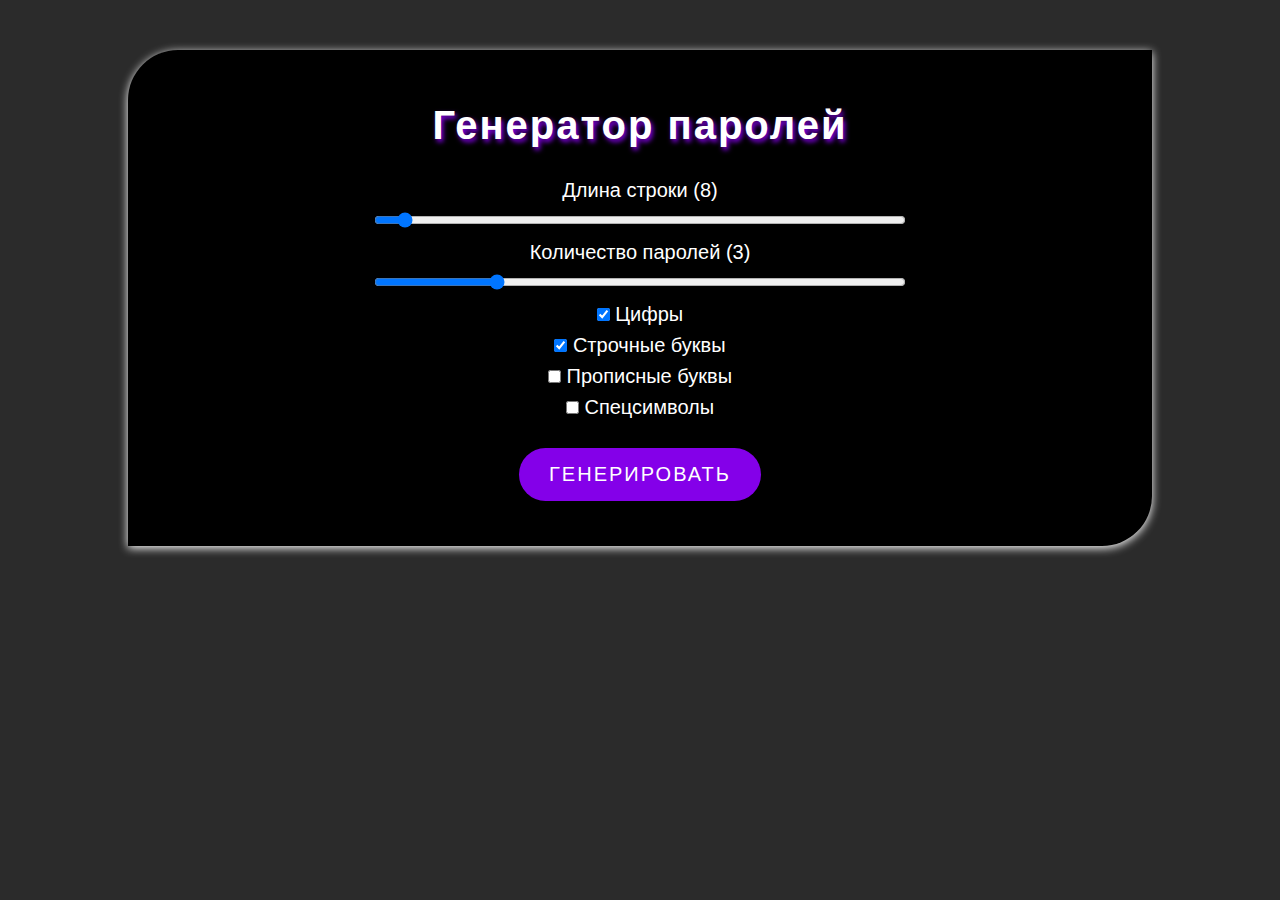
<file: pass-generator/index.html>
<!doctype html>
<html lang="en">
<head>
    <meta charset="UTF-8">
    <meta name="viewport"
          content="width=device-width, user-scalable=no, initial-scale=1.0, maximum-scale=1.0, minimum-scale=1.0">
    <meta http-equiv="X-UA-Compatible" content="ie=edge">
    <link rel="stylesheet" href="css/main.css">
    <title>Document</title>
</head>
<body>
    
    
    
    <div id="help" class="overlay">
        <div class="overlay-popup">
            <h3 class="overlay-popup__title">Выберите хотя бы один из выриантов для генерации!</h3>
    
            <button id="closet-help" type="button" class="btn">Я понял!</button>
        </div>
        <!-- /.popup -->
    </div>
    <!-- /.overlay -->
    
    
    
    
    <div id="out"></div><!-- /.out -->
    <div id="gen" class="block">
        <h1>Генератор паролей</h1>
        <ul class="generator">
            <li class="generator-item">
                <label class="generator-item__label" for="line-length">Длина строки
                    (<span id="length">8</span>) <br>
                    <input id="line-length" type="range" value="8" min="6" max="50" class="generator-item__input">
                <!-- /.generator-item__input -->
                </label>
            </li>
            <!-- /.generator-item -->
    
            <li class="generator-item">
                <label class="generator-item__label" for="line-length">Количество паролей
                    (<span id="number-pass">3</span>) <br>
                    <input id="number-password" type="range" value="3" min="1" max="10" class="generator-item__input">
                    <!-- /.generator-item__input -->
                </label>
            </li>
            <!-- /.generator-item -->
    
            <li class="generator-item">
                <label for="numbers">
                    <input id="numbers" checked type="checkbox" class="generator-item__input"><!-- /.generator-item__input -->
                    Цифры
                </label>
            </li>
            <!-- /.generator-item -->
            <li class="generator-item">
                <label for="small-letters">
                    <input id="small-letters" checked type="checkbox" class="generator-item__input"><!-- /.generator-item__input -->
                    Строчные буквы
                </label>
            </li>
            <!-- /.generator-item -->
            <li class="generator-item">
                <label for="big-letters">
                    <input id="big-letters" type="checkbox" class="generator-item__input"><!-- /.generator-item__input -->
                    Прописные буквы
                </label>
            </li>
            <!-- /.generator-item -->
            <li class="generator-item">
                <label for="special-characters">
                    <input id="special-characters" type="checkbox" class="generator-item__input"><!-- /.generator-item__input -->
                    Спецсимволы
                </label>
            </li>
            <!-- /.generator-item -->
        </ul>
        <!-- /.generator -->
        <button id="generator" type="button" class="btn">Генерировать</button>
    </div>
    <!-- /.block -->
    <script src="js/generator.js"></script>
</body>
</html>
</file>
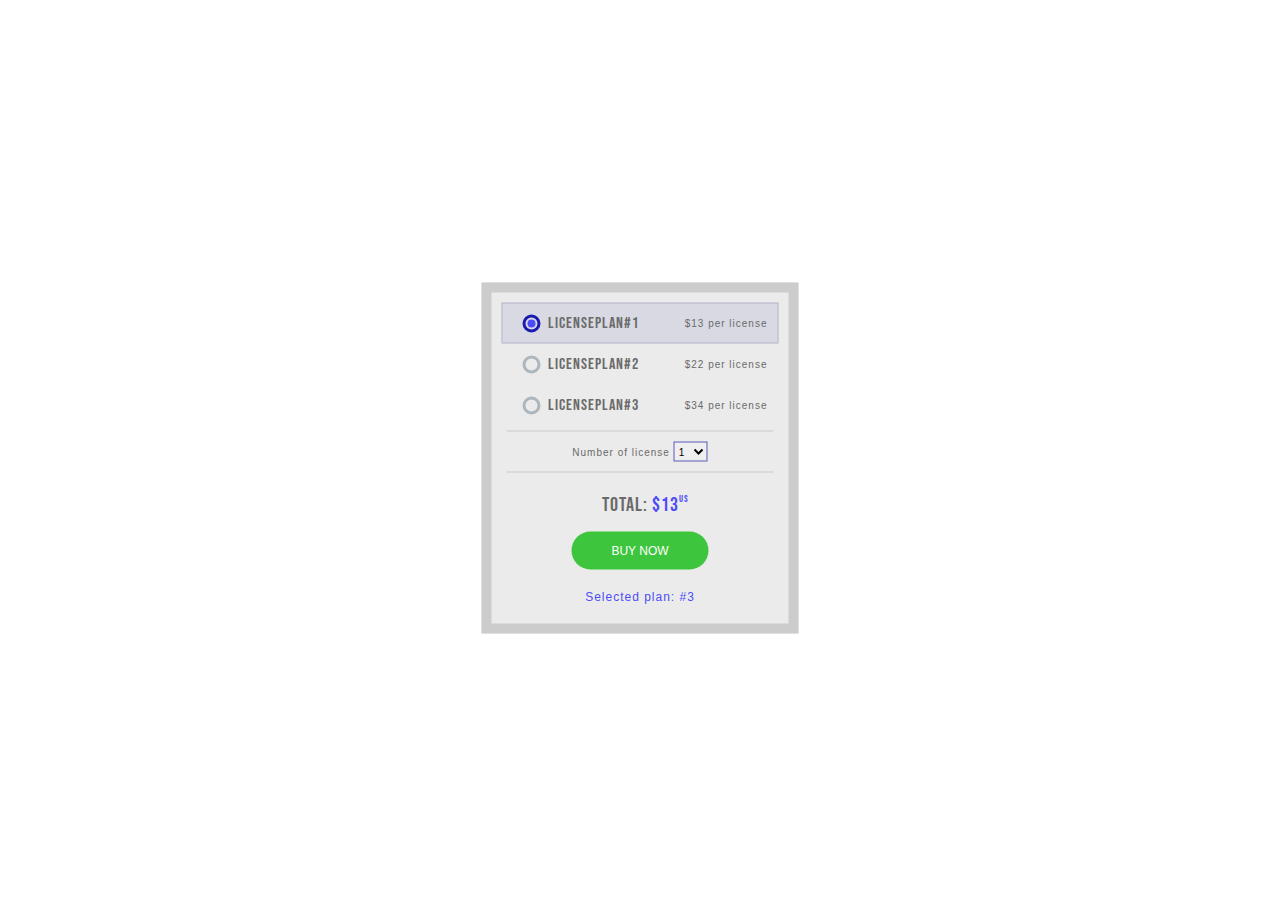
<file: test-task/index.html>
<!DOCTYPE html>
<html lang="ru">
  <head>
    <meta charset="UTF-8" />
    <meta name="viewport" content="width=device-width, initial-scale=1.0" />
    <link rel="stylesheet" href="styles/font.css" />
    <link rel="stylesheet" href="styles/main.css" />
    <title>Верстка окна лицензий</title>
  </head>
  <body>
    <div class="tariffs">
      <form class="tariffs-form">
        <div class="tariff active">
          <input
            id="tariff-one"
            type="radio"
            name="tariff"
            value="13"
            data-tariff="1"
            checked
          />
          <label class="tariff__label" for="tariff-one">
            <div class="tariff__name">licenseplan#1</div>
            <span class="tariff__info">$13 per license</span></label
          >
        </div>
        <div class="tariff">
          <input
            id="tariff-two"
            type="radio"
            name="tariff"
            value="22"
            data-tariff="2"
          />
          <label class="tariff__label" for="tariff-two">
            <div class="tariff__name">licenseplan#2</div>
            <span class="tariff__info">$22 per license</span></label
          >
        </div>
        <div class="tariff">
          <input
            id="tariff-three"
            type="radio"
            name="tariff"
            value="34"
            data-tariff="3"
          />
          <label class="tariff__label" for="tariff-three"
            ><div class="tariff__name">licenseplan#3</div>
            <span class="tariff__info">$34 per license</span></label
          >
        </div>
        <div class="tariff__period">
          <label class="period-label" for="period"
            >Number of license
            <select name="price" id="period">
              <option value="1">1</option>
              <option value="2">2</option>
              <option value="3">3</option>
              <option value="4">4</option>
              <option value="5">5</option>
              <option value="6">6</option>
              <option value="7">7</option>
              <option value="8">8</option>
              <option value="9">9</option>
              <option value="10">10</option>
              <option value="11">11</option>
              <option value="12">12</option>
            </select>
          </label>
        </div>
        <div class="tariff__total">
          Total:
          <span class="total">$13</span>
        </div>
        <div class="tariff__order">
          <input class="btn" type="submit" value="Buy Now" />
        </div>
        <div class="tariff_plan">Selected plan: #3</div>
      </form>
    </div>

    <script src="js/main.js"></script>
  </body>
</html>
</file>
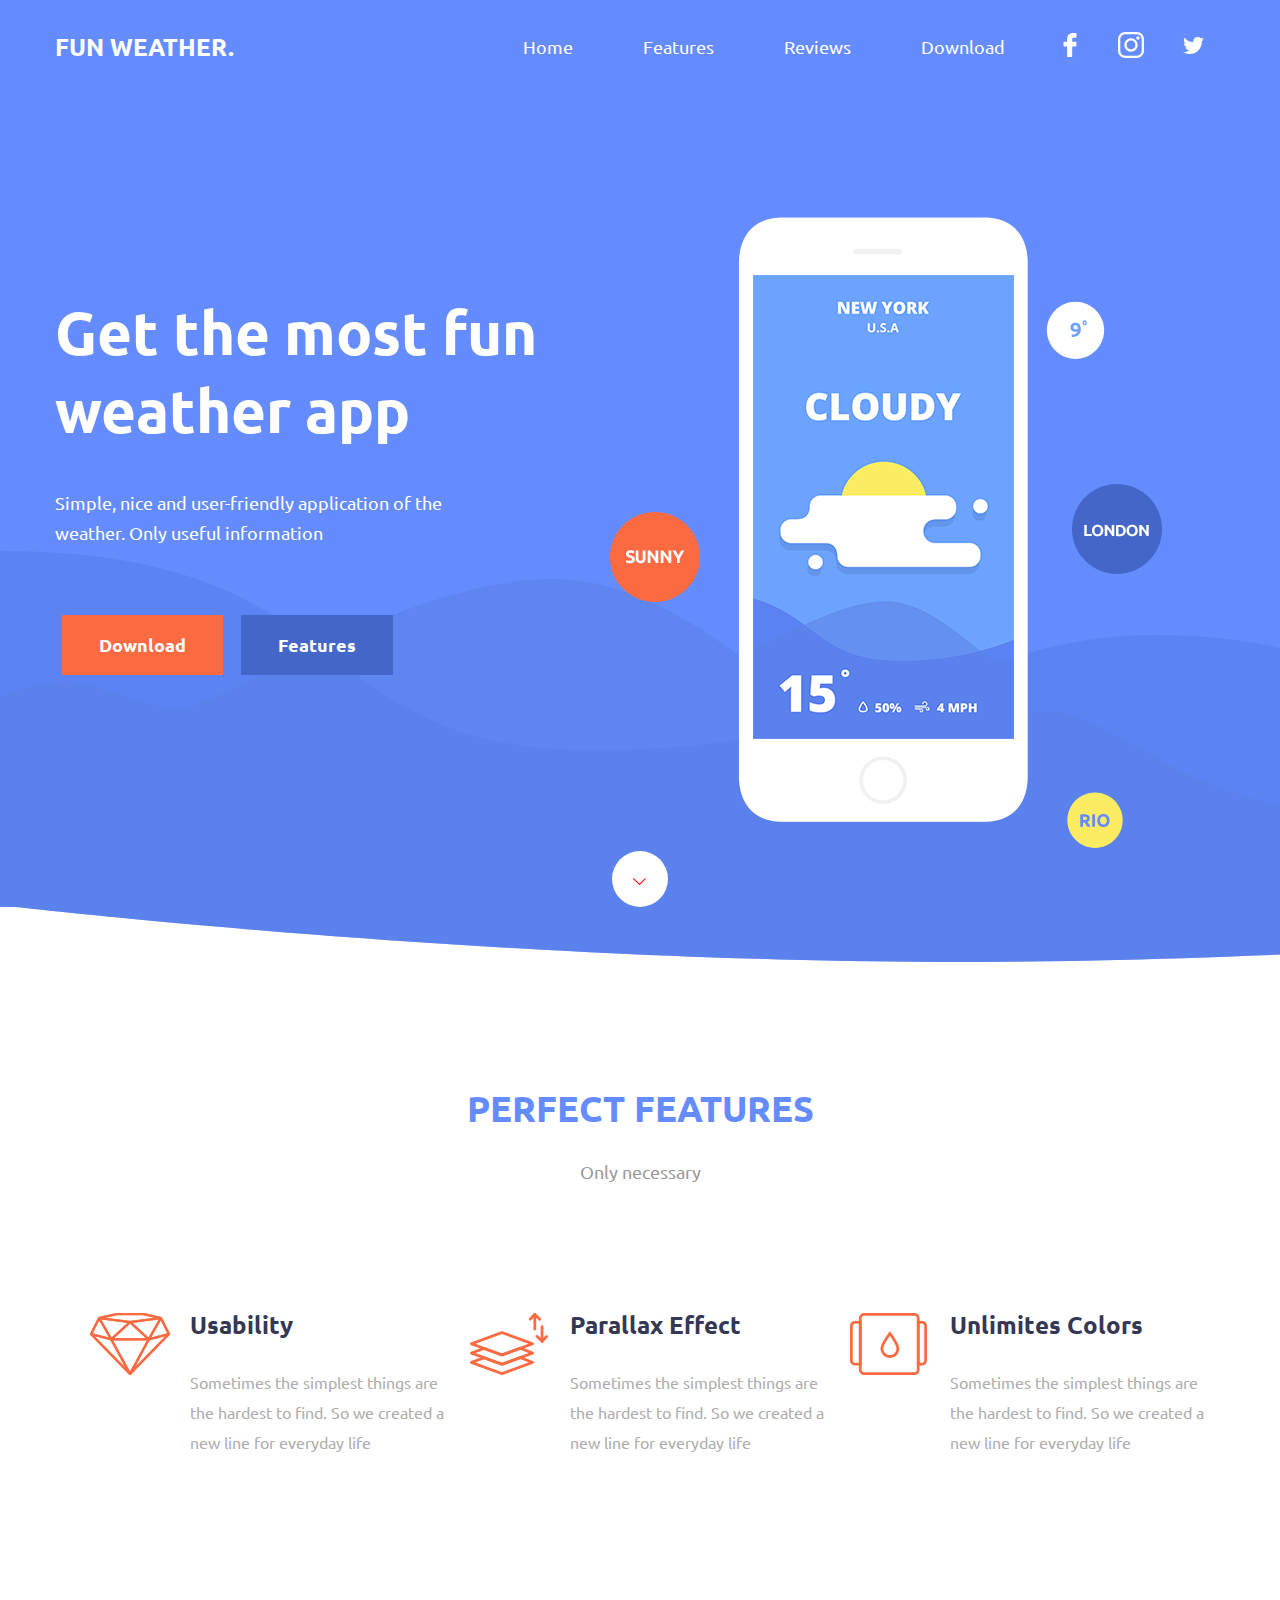
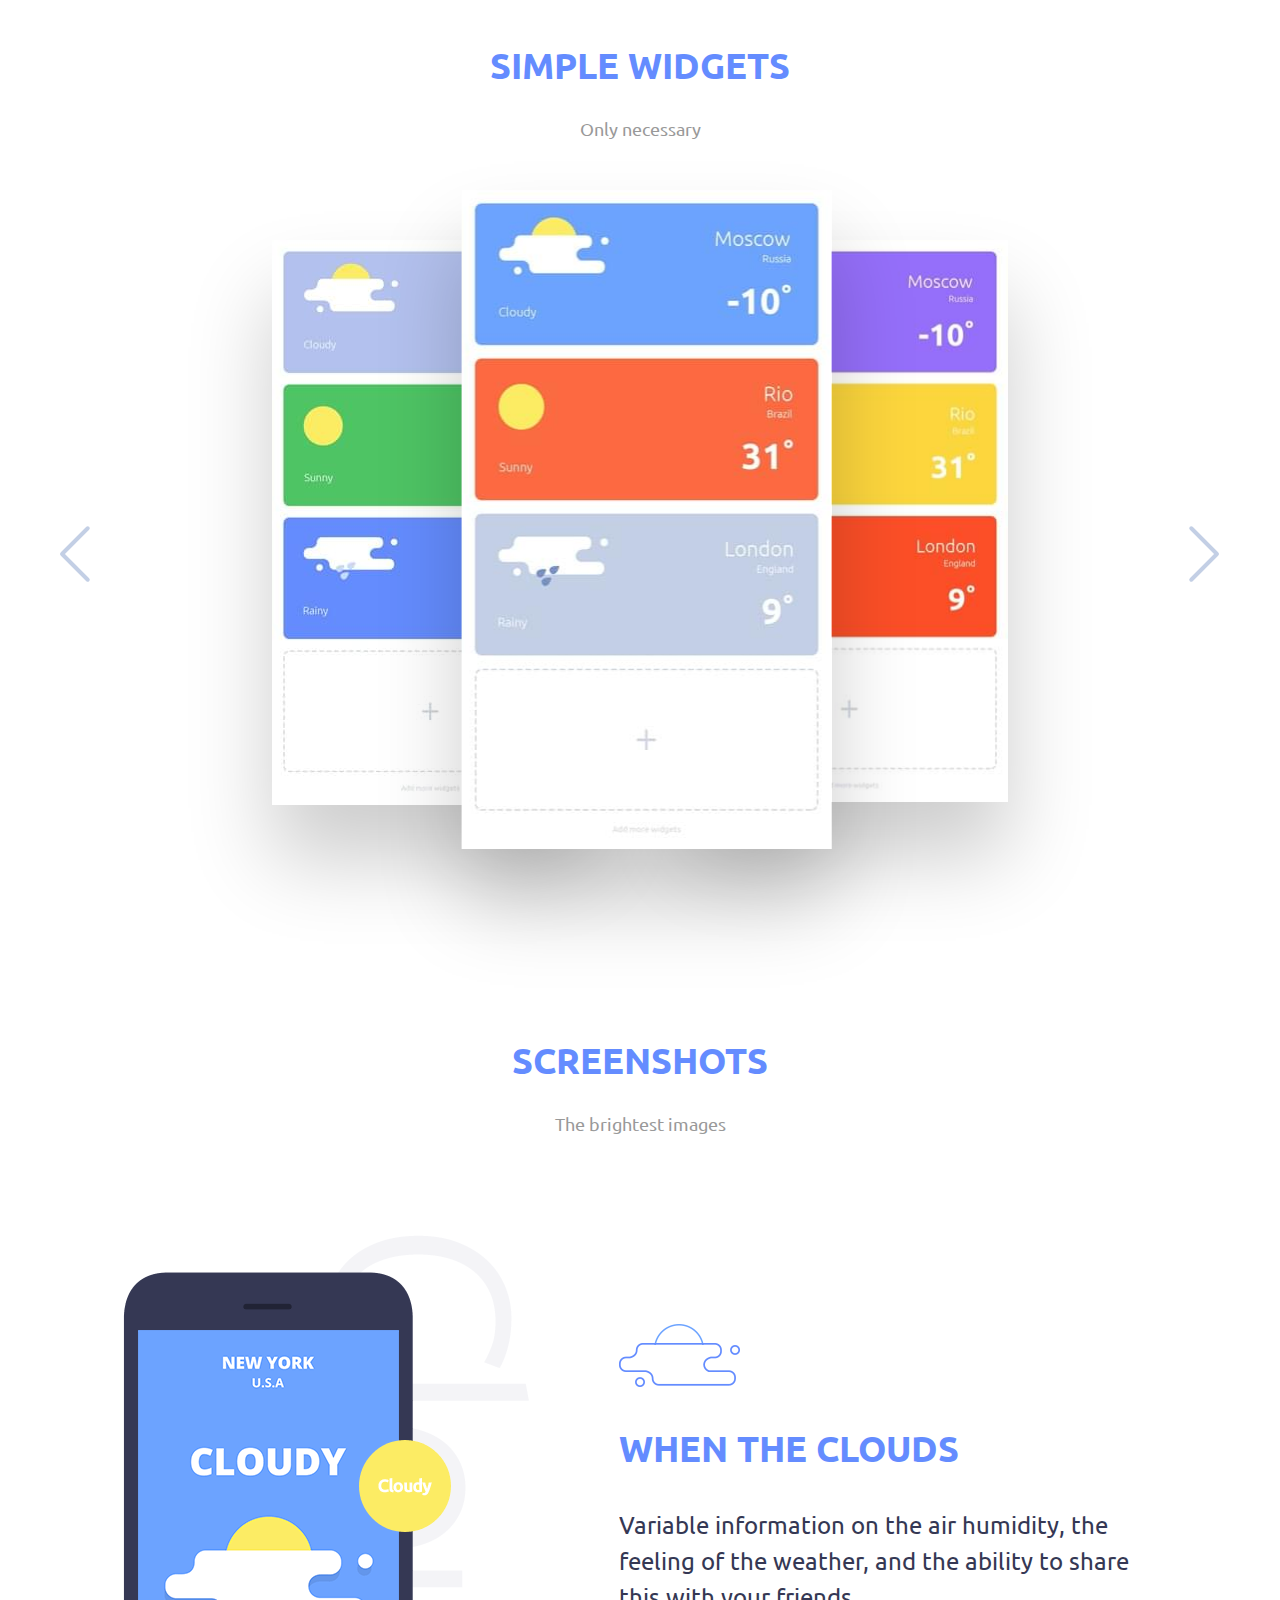
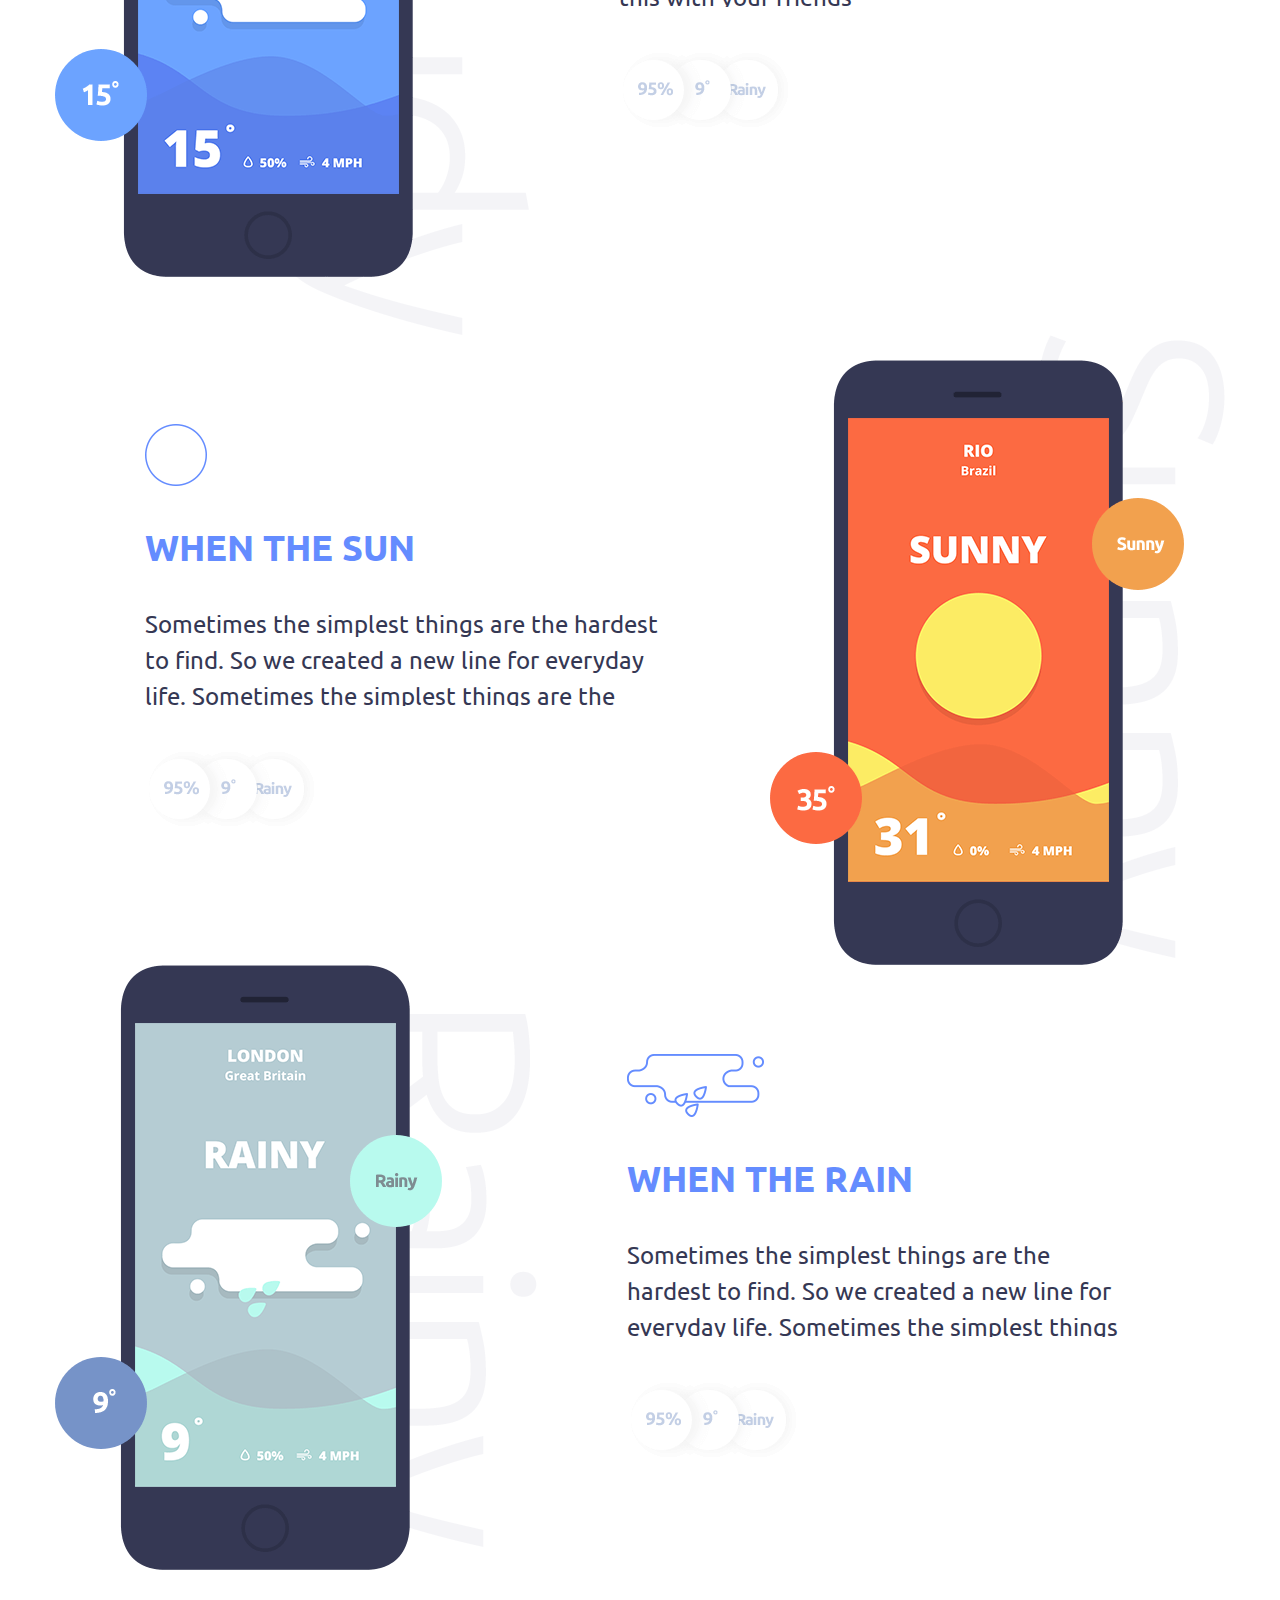
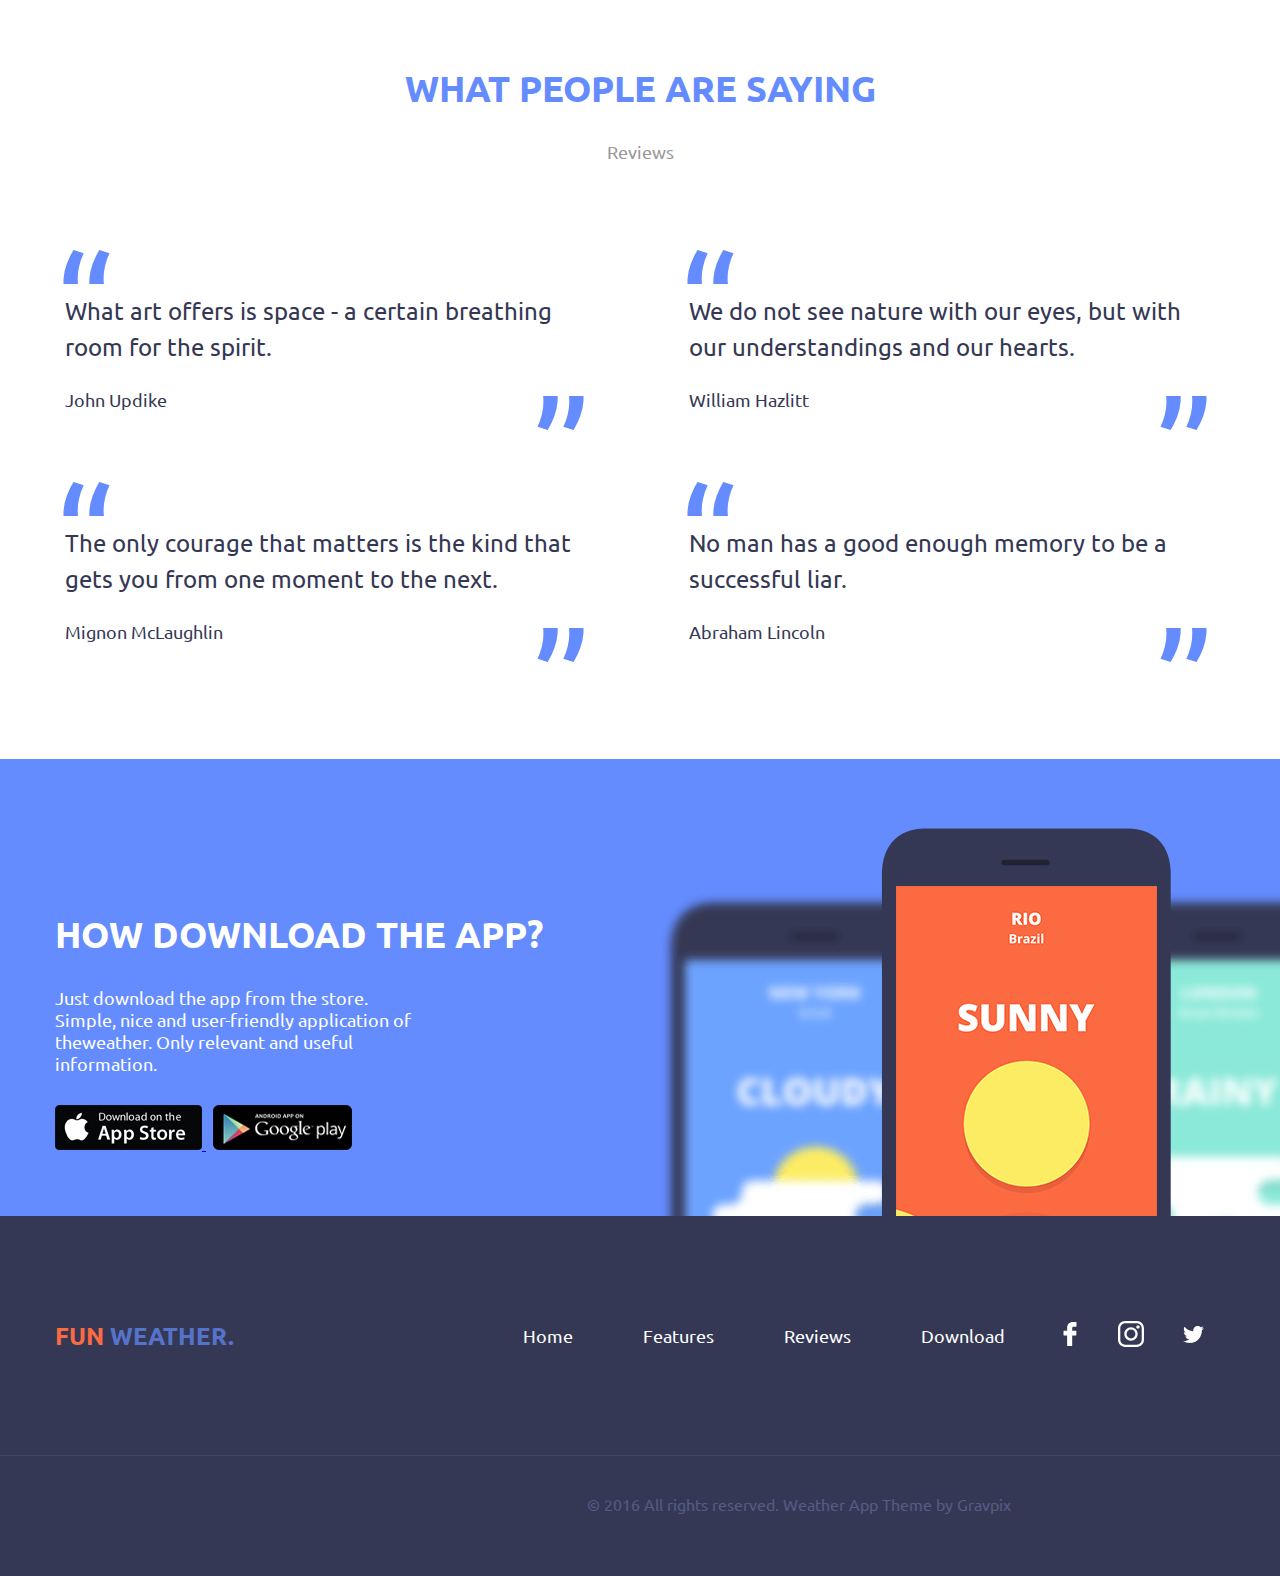
<file: Weatherapp/index.html>
<!DOCTYPE html>
<html lang="en">
  <head>
    <meta charset="UTF-8" />
    <meta
      name="viewport"
      content="width=device-width,user-scalable=no,initial-scale=1,maximum-scale=1,minimum-scale=1"
    />
    <meta http-equiv="X-UA-Compatible" content="ie=edge" />
    <link rel="shortcut icon" href="favicon.ico" type="image/x-icon" />
    <link
      href="https://fonts.googleapis.com/css?family=Ubuntu:300,400,700&display=swap"
      rel="stylesheet"
    />
    <link rel="stylesheet" href="css/main.css" />
    <title>Fun Weather</title>
  </head>
  <body>
    <header id="header" class="header">
      <div class="container">
        <div class="header__block">
          <a href="#" class="logo" tabindex="-1">Fun Weather.</a>
          <div class="navigation-wrapper">
            <a href="#" class="open-menu">open menu</a>
            <nav class="navigation">
              <li class="navigation__item">
                <a tabindex="0" class="navigation__link" href="#header">Home</a>
              </li>
              <li class="navigation__item">
                <a tabindex="0" class="navigation__link" href="#features"
                  >Features</a
                >
              </li>
              <li class="navigation__item">
                <a tabindex="0" class="navigation__link" href="#widgets"
                  >Reviews</a
                >
              </li>
              <li class="navigation__item">
                <a tabindex="0" class="navigation__link" href="#download"
                  >Download</a
                >
              </li>
              <div class="navigation__item social-list">
                <li class="social-list__item">
                  <a tabindex="0" href="#" class="social-list__link"
                    ><svg
                      xmlns="http://www.w3.org/2000/svg"
                      width="24"
                      height="24"
                      viewBox="0 0 96.124 96.123"
                      fill="#ffffff"
                    >
                      <path
                        d="M72.089.02L59.624 0C45.62 0 36.57 9.285 36.57 23.656v10.907H24.037a1.96 1.96 0 0 0-1.96 1.961v15.803a1.96 1.96 0 0 0 1.96 1.96H36.57v39.876a1.96 1.96 0 0 0 1.96 1.96h16.352a1.96 1.96 0 0 0 1.96-1.96V54.287h14.654a1.96 1.96 0 0 0 1.96-1.96l.006-15.803a1.963 1.963 0 0 0-1.961-1.961H56.842v-9.246c0-4.444 1.059-6.7 6.848-6.7l8.397-.003a1.96 1.96 0 0 0 1.959-1.96V1.98A1.96 1.96 0 0 0 72.089.02z"
                      /></svg
                  ></a>
                </li>
                <li class="social-list__item">
                  <a tabindex="0" href="#" class="social-list__link"
                    ><svg
                      xmlns="http://www.w3.org/2000/svg"
                      width="26"
                      height="26"
                      viewBox="0 0 169.063 169.063"
                      fill="#ffffff"
                    >
                      <path
                        d="M122.406 0H46.654C20.929 0 0 20.93 0 46.655v75.752c0 25.726 20.929 46.655 46.654 46.655h75.752c25.727 0 46.656-20.93 46.656-46.655V46.655C169.063 20.93 148.133 0 122.406 0zm31.657 122.407c0 17.455-14.201 31.655-31.656 31.655H46.654C29.2 154.063 15 139.862 15 122.407V46.655C15 29.201 29.2 15 46.654 15h75.752c17.455 0 31.656 14.201 31.656 31.655v75.752z"
                      />
                      <path
                        d="M84.531 40.97c-24.021 0-43.563 19.542-43.563 43.563 0 24.02 19.542 43.561 43.563 43.561s43.563-19.541 43.563-43.561c0-24.021-19.542-43.563-43.563-43.563zm0 72.123c-15.749 0-28.563-12.812-28.563-28.561 0-15.75 12.813-28.563 28.563-28.563s28.563 12.813 28.563 28.563c0 15.749-12.814 28.561-28.563 28.561zM129.921 28.251c-2.89 0-5.729 1.17-7.77 3.22a11.053 11.053 0 0 0-3.23 7.78c0 2.891 1.18 5.73 3.23 7.78 2.04 2.04 4.88 3.22 7.77 3.22 2.9 0 5.73-1.18 7.78-3.22 2.05-2.05 3.22-4.89 3.22-7.78 0-2.9-1.17-5.74-3.22-7.78-2.04-2.05-4.88-3.22-7.78-3.22z"
                      /></svg
                  ></a>
                </li>
                <li class="social-list__item">
                  <a tabindex="0" href="#" class="social-list__link"
                    ><svg
                      xmlns="http://www.w3.org/2000/svg"
                      height="21"
                      width="27"
                      viewBox="0 0 512 512"
                      fill="#ffffff"
                    >
                      <path
                        d="M512 97.248c-19.04 8.352-39.328 13.888-60.48 16.576 21.76-12.992 38.368-33.408 46.176-58.016-20.288 12.096-42.688 20.64-66.56 25.408C411.872 60.704 384.416 48 354.464 48c-58.112 0-104.896 47.168-104.896 104.992 0 8.32.704 16.32 2.432 23.936-87.264-4.256-164.48-46.08-216.352-109.792-9.056 15.712-14.368 33.696-14.368 53.056 0 36.352 18.72 68.576 46.624 87.232-16.864-.32-33.408-5.216-47.424-12.928v1.152c0 51.008 36.384 93.376 84.096 103.136-8.544 2.336-17.856 3.456-27.52 3.456-6.72 0-13.504-.384-19.872-1.792 13.6 41.568 52.192 72.128 98.08 73.12-35.712 27.936-81.056 44.768-130.144 44.768-8.608 0-16.864-.384-25.12-1.44C46.496 446.88 101.6 464 161.024 464c193.152 0 298.752-160 298.752-298.688 0-4.64-.16-9.12-.384-13.568 20.832-14.784 38.336-33.248 52.608-54.496z"
                      /></svg
                  ></a>
                </li>
              </div>
            </nav>
          </div>
        </div>
      </div>
    </header>
    <main class="main">
      <section class="home">
        <div class="container">
          <div class="home__left">
            <h1 class="home__title">Get the most fun weather app</h1>
            <span class="home__subtitle"
              >Simple, nice and user-friendly application of the weather. Only
              useful information</span
            >
            <button class="btn">Download</button>
            <button class="btn btn-o">Features</button>
          </div>
          <div class="home__right">
            <img src="images/main-phone.png" alt="Picture phone" />
          </div>
        </div>
        <a class="down" href="#features"></a>
      </section>
      <section id="features" class="features">
        <div class="container">
          <div class="features__block">
            <h2 class="features__title">Perfect Features</h2>
            <span class="features__subtitle">Only necessary</span>
            <ul class="features__list">
              <li class="features__item advantages-one">
                <h3>Usability</h3>
                <span
                  >Sometimes the simplest things are the hardest to find. So we
                  created a new line for everyday life</span
                >
              </li>
              <li class="features__item advantages-two">
                <h3>Parallax Effect</h3>
                <span
                  >Sometimes the simplest things are the hardest to find. So we
                  created a new line for everyday life</span
                >
              </li>
              <li class="features__item advantages-three">
                <h3>Unlimites Colors</h3>
                <span
                  >Sometimes the simplest things are the hardest to find. So we
                  created a new line for everyday life</span
                >
              </li>
            </ul>
          </div>
        </div>
      </section>
      <section id="widgets" class="widgets">
        <div class="container">
          <div class="widgets__block">
            <h2 class="widgets__title">Simple widgets</h2>
            <span class="widgets__subtitle">Only necessary</span>
            <div class="slider">
              <button class="previous slider__left">left</button>
              <ul class="carousel slider__list">
                <li class="item slider__item">
                  <img src="images/image_left.jpg" alt="" />
                </li>
                <li class="item slider__item slider__item--active">
                  <img src="images/image_center.jpg" alt="" />
                </li>
                <li class="item slider__item">
                  <img src="images/image_rigth.jpg" alt="" />
                </li>
              </ul>
              <button class="next slider__right">right</button>
            </div>
          </div>
        </div>
      </section>
      <section class="screenshots">
        <div class="container">
          <div class="screenshots__block">
            <h2 class="screenshots__title">Screenshots</h2>
            <span class="screenshots__subtitle">The brightest images</span>
            <ul class="screenshots__list">
              <li class="screenshots__item">
                <img src="images/clouds-phone.png" alt="" />
                <div class="screenshots__text">
                  <img src="images/icon-cloud.png" alt="" />
                  <h3>When the clouds</h3>
                  <span
                    >Variable information on the air humidity, the feeling of
                    the weather, and the ability to share this with your
                    friends</span
                  >
                  <img src="images/clouds-round.png" alt="" />
                </div>
              </li>
              <li class="screenshots__item">
                <img src="images/sun-phone.png" alt="" />
                <div class="screenshots__text">
                  <img src="images/icon-_sun.png" alt="" />
                  <h3>When the sun</h3>
                  <span
                    >Sometimes the simplest things are the hardest to find. So
                    we created a new line for everyday life. Sometimes the
                    simplest things are the hardest to find. So we created a new
                    line for everyday life. Sometimes the simplest things are
                    the hardest to find. So we created a new line for everyday
                    life. Sometimes the simplest things are the hardest to find.
                    So we created a new line for everyday life</span
                  >
                  <img src="images/clouds-round.png" alt="" />
                </div>
              </li>
              <li class="screenshots__item">
                <img src="images/rain-phone.png" alt="" />
                <div class="screenshots__text">
                  <img src="images/icon-rain.png" alt="" />
                  <h3>When the rain</h3>
                  <span
                    >Sometimes the simplest things are the hardest to find. So
                    we created a new line for everyday life. Sometimes the
                    simplest things are the hardest to find. So we created a new
                    line for everyday life. Sometimes the simplest things are
                    the hardest to find. So we created a new line for everyday
                    life. Sometimes the simplest things are the hardest to find.
                    So we created a new line for everyday life</span
                  >
                  <img src="images/clouds-round.png" alt="" />
                </div>
              </li>
            </ul>
          </div>
        </div>
      </section>
      <section class="reviews">
        <div class="container">
          <div class="reviews__block">
            <h2 class="reviews__title">What people are saying</h2>
            <span class="reviews__subtitle">Reviews</span>
            <ul class="reviews__list">
              <li class="reviews__item">
                <p class="reviews__text">
                  What art offers is space - a certain breathing room for the
                  spirit.
                </p>
                <span class="reviews__author">John Updike</span>
              </li>
              <li class="reviews__item">
                <p class="reviews__text">
                  We do not see nature with our eyes, but with our
                  understandings and our hearts.
                </p>
                <span class="reviews__author">William Hazlitt</span>
              </li>
              <li class="reviews__item">
                <p class="reviews__text">
                  The only courage that matters is the kind that gets you from
                  one moment to the next.
                </p>
                <span class="reviews__author">Mignon McLaughlin</span>
              </li>
              <li class="reviews__item">
                <p class="reviews__text">
                  No man has a good enough memory to be a successful liar.
                </p>
                <span class="reviews__author">Abraham Lincoln</span>
              </li>
            </ul>
          </div>
        </div>
      </section>
      <section id="download" class="download">
        <div class="container">
          <div class="download__block">
            <div class="download__text">
              <h2 class="download__title">How Download the app?</h2>
              <span class="download__subtitle"
                >Just download the app from the store. Simple, nice and
                user-friendly application of theweather. Only relevant and
                useful information.</span
              >
              <a href="#"><img src="images/appstore.png" alt="" /> </a
              ><a href="#"><img src="images/google_play.png" alt="" /></a>
            </div>
            <img class="download__img" src="images/3-phone.png" alt="" />
          </div>
        </div>
      </section>
    </main>
    <footer class="footer">
      <div class="container">
        <div class="footer__block">
          <a href="#" class="logo" tabindex="-1"
            ><span class="color-red">Fun </span
            ><span class="color-blue">Weather.</span></a
          >
          <div class="navigation-wrapper-footer">
            <a href="#" class="open-menu">open menu</a>
            <nav class="navigation-footer">
              <li class="navigation-footer__item">
                <a tabindex="0" class="navigation-footer__link" href="#header"
                  >Home</a
                >
              </li>
              <li class="navigation-footer__item">
                <a tabindex="0" class="navigation-footer__link" href="#features"
                  >Features</a
                >
              </li>
              <li class="navigation-footer__item">
                <a tabindex="0" class="navigation-footer__link" href="#widgets"
                  >Reviews</a
                >
              </li>
              <li class="navigation-footer__item">
                <a tabindex="0" class="navigation-footer__link" href="#download"
                  >Download</a
                >
              </li>
              <div class="navigation-footer__item social-list">
                <li class="social-list__item">
                  <a tabindex="0" href="#" class="social-list__link"
                    ><svg
                      xmlns="http://www.w3.org/2000/svg"
                      width="24"
                      height="24"
                      viewBox="0 0 96.124 96.123"
                      fill="#ffffff"
                    >
                      <path
                        d="M72.089.02L59.624 0C45.62 0 36.57 9.285 36.57 23.656v10.907H24.037a1.96 1.96 0 0 0-1.96 1.961v15.803a1.96 1.96 0 0 0 1.96 1.96H36.57v39.876a1.96 1.96 0 0 0 1.96 1.96h16.352a1.96 1.96 0 0 0 1.96-1.96V54.287h14.654a1.96 1.96 0 0 0 1.96-1.96l.006-15.803a1.963 1.963 0 0 0-1.961-1.961H56.842v-9.246c0-4.444 1.059-6.7 6.848-6.7l8.397-.003a1.96 1.96 0 0 0 1.959-1.96V1.98A1.96 1.96 0 0 0 72.089.02z"
                      /></svg
                  ></a>
                </li>
                <li class="social-list__item">
                  <a tabindex="0" href="#" class="social-list__link"
                    ><svg
                      xmlns="http://www.w3.org/2000/svg"
                      width="26"
                      height="26"
                      viewBox="0 0 169.063 169.063"
                      fill="#ffffff"
                    >
                      <path
                        d="M122.406 0H46.654C20.929 0 0 20.93 0 46.655v75.752c0 25.726 20.929 46.655 46.654 46.655h75.752c25.727 0 46.656-20.93 46.656-46.655V46.655C169.063 20.93 148.133 0 122.406 0zm31.657 122.407c0 17.455-14.201 31.655-31.656 31.655H46.654C29.2 154.063 15 139.862 15 122.407V46.655C15 29.201 29.2 15 46.654 15h75.752c17.455 0 31.656 14.201 31.656 31.655v75.752z"
                      />
                      <path
                        d="M84.531 40.97c-24.021 0-43.563 19.542-43.563 43.563 0 24.02 19.542 43.561 43.563 43.561s43.563-19.541 43.563-43.561c0-24.021-19.542-43.563-43.563-43.563zm0 72.123c-15.749 0-28.563-12.812-28.563-28.561 0-15.75 12.813-28.563 28.563-28.563s28.563 12.813 28.563 28.563c0 15.749-12.814 28.561-28.563 28.561zM129.921 28.251c-2.89 0-5.729 1.17-7.77 3.22a11.053 11.053 0 0 0-3.23 7.78c0 2.891 1.18 5.73 3.23 7.78 2.04 2.04 4.88 3.22 7.77 3.22 2.9 0 5.73-1.18 7.78-3.22 2.05-2.05 3.22-4.89 3.22-7.78 0-2.9-1.17-5.74-3.22-7.78-2.04-2.05-4.88-3.22-7.78-3.22z"
                      /></svg
                  ></a>
                </li>
                <li class="social-list__item">
                  <a tabindex="0" href="#" class="social-list__link"
                    ><svg
                      xmlns="http://www.w3.org/2000/svg"
                      height="21"
                      width="27"
                      viewBox="0 0 512 512"
                      fill="#ffffff"
                    >
                      <path
                        d="M512 97.248c-19.04 8.352-39.328 13.888-60.48 16.576 21.76-12.992 38.368-33.408 46.176-58.016-20.288 12.096-42.688 20.64-66.56 25.408C411.872 60.704 384.416 48 354.464 48c-58.112 0-104.896 47.168-104.896 104.992 0 8.32.704 16.32 2.432 23.936-87.264-4.256-164.48-46.08-216.352-109.792-9.056 15.712-14.368 33.696-14.368 53.056 0 36.352 18.72 68.576 46.624 87.232-16.864-.32-33.408-5.216-47.424-12.928v1.152c0 51.008 36.384 93.376 84.096 103.136-8.544 2.336-17.856 3.456-27.52 3.456-6.72 0-13.504-.384-19.872-1.792 13.6 41.568 52.192 72.128 98.08 73.12-35.712 27.936-81.056 44.768-130.144 44.768-8.608 0-16.864-.384-25.12-1.44C46.496 446.88 101.6 464 161.024 464c193.152 0 298.752-160 298.752-298.688 0-4.64-.16-9.12-.384-13.568 20.832-14.784 38.336-33.248 52.608-54.496z"
                      /></svg
                  ></a>
                </li>
              </div>
            </nav>
          </div>
        </div>
      </div>
      <a class="copyright" href="#"
        >© 2016 All rights reserved. Weather App Theme by Gravpix</a
      >
    </footer>
    <a href="#header" class="up"></a>
    <script src="js/all.js"></script>
  </body>
</html>
</file>
<file: HouseVOP/css/font.css>
@font-face {
  font-family: 'Raleway-Regular';
  src: url('../fonts/Raleway-Regular.svg#Raleway-Regular') format('svg'),
       url('../fonts/Raleway-Regular.ttf') format('truetype'),
       url('../fonts/Raleway-Regular.woff') format('woff'),
       url('../fonts/Raleway-Regular.woff2') format('woff2');
  font-weight: normal;
  font-style: normal;
}
@font-face {
    font-family: 'Roboto-Light';
    src: url('../fonts/Roboto-Light.svg#Roboto-Light') format('svg'),
    url('../fonts/Roboto-Light.ttf') format('truetype'),
    url('../fonts/Roboto-Light.woff') format('woff'),
    url('../fonts/Roboto-Light.woff2') format('woff2');
    font-weight: normal;
    font-style: normal;
}

@font-face {
    font-family: 'PlayfairDisplay-Bold';
    src: url('../fonts/PlayfairDisplay-Bold.svg#PlayfairDisplay-Bold') format('svg'),
    url('../fonts/PlayfairDisplay-Bold.ttf') format('truetype'),
    url('../fonts/PlayfairDisplay-Bold.woff') format('woff'),
    url('../fonts/PlayfairDisplay-Bold.woff2') format('woff2');
    font-weight: normal;
    font-style: normal;
}
</file>
<file: HouseVOP/css/main.css>
html {
}

body {
  width: 100%;
  font-family: 'Raleway-Regular';
  font-size: 1rem;
  background-color: #242b33;
  color: #fff;
  overflow-x: hidden;
}

ol,
ul {
  margin: 0;
  padding: 0;
  list-style-type: none;
}

a {
  list-style: none;
  text-decoration: none;
  color: #fff;
}

h1 {
}

h2,
h3,
h4,
h5,
h6 {
  margin: 0 0 100px 0;
  padding: 0;
  font-family: 'PlayfairDisplay-Bold';
  font-weight: bold;
  font-style: normal;
  color: #d4c17f;
  font-size: 3rem;
}

h3 {
  font-size: 2.25rem;
}

input {
  cursor: pointer;
}

.title-hidden {
  font-size: 0;
  overflow: hidden;
  margin: 0;
  padding: 0;
}

/* header */

.header {
  width: 100%;
  height: 100vh;
  background-image: url(../images/bg.jpg);
  background-size: cover;
  background-repeat: no-repeat;
  background-position: center center;
}

.header__top {
  z-index: 44;
  background-color: #2d343c;
}

.header .container {
  padding-top: 30px;
}

.logo {
  position: relative;
  cursor: pointer;
  z-index: 5;
}

.logo:hover path {
  fill: #d4c17f;
}

.header__burger {
  display: none;
}

.header__nav ul {
  display: flex;
  justify-content: flex-end;
  vertical-align: middle;
  flex-wrap: wrap;
}

.nav-list__item {
  font-size: 0.875rem;
  margin: 15px 0;
}
.nav-list__item a {
  transition: all 0.3s ease;
  padding: 5px 0;
}

.nav-list__item a:hover {
  color: #d4c17f;
}

.header__title {
  margin-top: 20vh;
  text-align: center;
  line-height: 3.75rem;
  letter-spacing: 0.15rem;
}

.header__down {
  display: block;
  text-align: center;
}

.header__link {
  display: block;
  align-items: center;
  text-align: center;
  margin-top: 10vh;
}

.header__address:hover path,
.header__phone:hover path {
  fill: #d4c17f;
}

.header__address:hover,
.header__phone:hover {
  color: #d4c17f;
}

.header__address svg,
.header__phone svg {
  margin-right: 15px;
}

.advantages {
  position: relative;
  margin: 50px auto;
}

.advantages:before {
  position: absolute;
  content: 'II';
  top: 0;
  right: 8%;
  line-height: 10rem;
  font-family: 'PlayfairDisplay-Bold';
  font-size: 25rem;
  color: #fff;
  opacity: 0.02;
}

.advantages__item {
  display: flex;
  flex-direction: column;
  align-items: center;
  text-align: center;
  margin-bottom: 50px;
  font-family: 'Roboto-Light';
  font-size: 1.25rem;
}

.advantages__text {
  margin-top: 30px;
  width: 200px;
}

.apartments {
  position: relative;
}

.apartments:before {
  position: absolute;
  content: 'III';
  top: 13%;
  left: 9%;
  line-height: 10rem;
  font-family: 'PlayfairDisplay-Bold';
  font-size: 25rem;
  color: #fff;
  opacity: 0.02;
}

.apartments__carousel {
  margin-bottom: 30px;
}

.apartments__item {
  position: relative;
  display: block;
}
.apartments__info {
  position: absolute;
  top: 75%;
  left: 9%;
  transform: translateY(-55%);
  font-size: 1.5rem;
}

.request {
  background-image: url(../images/prev.jpg);
  background-size: cover;
  background-repeat: no-repeat;
  background-position: center center;
  padding: 180px 0;
}

.request__title {
  margin-bottom: 50px;
}

.request__info {
  line-height: 24px;
  letter-spacing: 0.5px;
}

.form {
  display: flex;
  flex-wrap: wrap;
  justify-content: space-between;
}

.form__input {
  max-width: 255px;
  height: 50px;
  padding: 0;
  text-align: center;
  margin-bottom: 35px;
  border: none;
  font-size: 0.875rem;
  background-color: rgba(255, 255, 255, 0.2);
  color: #fff;
}
.form__input::placeholder {
  color: #fff;
}
.form__input[type='submit'] {
  background-color: #d4c17f;
  font-size: 1rem;
  transition: all 0.3s ease;
}

.form__input[type='submit']:hover {
  background-color: #726230;
}

.form__info {
  max-width: 255px;
  margin: 5px 0;
  padding: 0;
  text-align: center;
  width: 46%;
  font-size: 0.8125rem;
  color: #e7e7e7;
  line-height: 1.2rem;
}

.video {
  position: relative;
  padding-bottom: 60px;
}

.video:before {
  position: absolute;
  content: 'IV';
  top: 25%;
  right: 1%;
  line-height: 10rem;
  font-family: 'PlayfairDisplay-Bold';
  font-size: 25rem;
  color: #fff;
  opacity: 0.02;
}

.map {
  position: relative;
  padding: 60px 0;
}

.map:before {
  position: absolute;
  content: 'V';
  top: 25%;
  left: 13%;
  line-height: 10rem;
  font-family: 'PlayfairDisplay-Bold';
  font-size: 25rem;
  color: #fff;
  opacity: 0.02;
}

.map__title {
}

.questions {
  padding: 130px 0;
}

.questions__title {
  margin-bottom: 50px;
}

.footer {
  padding: 60px 0;
  background-color: #2d343c;
}

.footer-list__item {
  font-size: 0.875rem;
  margin: 15px 0;
}
.footer-list__item a {
  transition: all 0.3s ease;
  padding: 5px 0;
}

.footer-list__item a:hover {
  color: #d4c17f;
}

.footer-list__item span {
  color: #d4c17f;
}
.footer-list__item span:hover {
  color: #726230;
}

.social-list {
  display: flex;
}

.nav-list__item {
  margin-left: 30px;
}

.footer .nav-list__item a {
  padding: 5px 0;
}
.footer .social-list__item a {
  font-size: 0;
  transition: all 0.3s ease;
  padding: 5px 10px;
}

.social-list__item:hover path,
.social-list__item:focus path {
  transition: all 0.3s ease;
  fill: #726230;
}

@media (max-width: 1900px) {
  .advantages:before,
  .apartments:before,
  .video:before,
  .map:before {
    font-size: 0;
  }
}
@media (max-width: 767px) {
  body.lock {
    overflow: hidden;
  }

  .header:before {
    position: fixed;
    content: '';
    left: 0;
    top: 0;
    right: 0;
    height: 50px;
    /*background: linear-gradient(0deg, rgba(36,43,51,0.6502976190476191) 0%, rgba(29,34,41,0.9976365546218487) 100%);*/
    background: linear-gradient(
      0deg,
      rgba(36, 43, 51, 0.6194852941176471) 0%,
      rgba(29, 34, 41, 0.9976365546218487) 100%
    );
    opacity: 0.8;
    z-index: 1;
  }

  .header__burger {
    display: block;
    width: 30px;
    height: 20px;
    top: 15px;
  }

  .header__burger span {
    position: absolute;
    background-color: #fff;
    width: 100%;
    height: 2px;
    top: 9px;
  }

  .header__burger:before,
  .header__burger:after {
    position: absolute;
    content: '';
    background-color: #fff;
    width: 100%;
    left: 0;
    height: 2px;
    transition: all 0.1s ease-in;
  }

  .header__burger:before {
    top: 0;
  }
  .header__burger:after {
    bottom: 0;
  }

  .header__burger.active:before {
    top: 9px;
    transform: rotate(45deg);
  }

  .header__burger.active:after {
    bottom: 9px;
    transform: rotate(-45deg);
  }

  .header__burger.active span {
    transform: scale(0);
  }

  .logo {
    top: -10px;
  }

  .logo svg {
    width: 80px;
  }

  .logo-footer {
    z-index: 0;
  }

  .header .logo,
  .header .header__burger {
    position: fixed;
    z-index: 5;
  }

  .header .nav-list {
    position: fixed;
    text-align: center;
    padding: 100px 0;
    justify-content: start;
    top: -100vh;
    left: 0;
    right: 0;
    height: 100vh;
    flex-direction: column;
    background: linear-gradient(to top, #2d343c, #242b33);
    z-index: 2;
    transition: top 0.2s ease;
  }

  .header .nav-list.active {
    top: 0;
  }

  .header__title {
    font-size: 2rem;
    margin-bottom: 50px;
    line-height: 2.5rem;
  }

  .header__down {
    margin-bottom: 30px;
  }

  .header__address,
  .header__phone {
    margin: 10px 0;
  }

  .advantages {
    margin-top: 30px;
    margin-bottom: 50px;
  }

  .advantages__text {
    margin-top: 20px;
  }

  .apartments__title {
    margin-bottom: 30px;
  }

  .request {
    padding: 50px 0;
  }

  .request__title {
    margin-bottom: 30px;
  }

  .form {
    justify-content: space-between;
  }
  .form__input {
    max-width: 255px;
    margin-bottom: 30px;
  }

  .form__info {
    order: 1;
  }

  .map {
    padding: 0;
  }

  .map__title {
    margin-bottom: 30px;
  }

  .questions {
    padding: 50px 0;
  }

  .footer {
    padding: 30px 0;
  }
}

@media (max-width: 555px) {
  .form {
    justify-content: center;
  }

  .form__input {
    max-width: 100%;
  }
}
</file>
<file: test-task/styles/font.css>
@font-face {
  font-family: 'BebasNeue-Regular';
  src: url('../fonts/BebasNeue-Regular.ttf') format('truetype');
}
</file>
<file: test-task/styles/main.css>
body {
  position: relative;
  font-family: sans-serif;
  height: 100vh;
  color: #6a6a6a;
  letter-spacing: 1px;
}

.tariffs {
  position: absolute;
  top: 50%;
  left: 50%;
  transform: translate(-50%, -50%);
  background-color: rgb(235, 235, 235);
  padding: 10px;
  border: 10px solid #ccc;
}

.tariffs-form {
  display: flex;
  flex-direction: column;
}

.tariff {
  border: 1px solid transparent;
}

.active {
  background-color: rgba(147, 144, 200, 0.2);
  border: 1px solid rgba(37, 33, 100, 0.2);
}

.tariff input[type='radio'] {
  display: none;
}

.tariff__label {
  display: flex;
  justify-content: space-between;
  margin: 10px;
  min-width: 250px;
  cursor: pointer;
  position: relative;
  padding-left: 5px;
}

.tariff__name {
  position: relative;
  margin-left: 30px;
  font-weight: 500;
  text-transform: uppercase;
  font-size: 16px;
  font-family: 'BebasNeue-Regular';
}

.tariff__label::before {
  position: absolute;
  content: '';
  width: 12px;
  height: 12px;
  left: 10px;
  top: 50%;
  transform: translateY(-50%);
  border: 3px solid #adb5bd;
  border-radius: 50%;
}

.tariff input[type='radio']:checked + .tariff__label::before {
  border: 3px solid rgb(26, 26, 174);
  border-radius: 50%;
}

.tariff input[type='radio']:checked + .tariff__label::after {
  position: absolute;
  content: '';
  width: 8px;
  height: 8px;
  left: 15px;
  top: 50%;
  background-color: rgb(77 77 248);
  border: transparent;
  transform: translateY(-50%);
  border-radius: 50%;
}

.period-label {
  font-size: 10px;
}

#period {
  width: auto;
  height: 20px;
  font-size: 10px;
  border-radius: 0%;
  border-color: rgb(88, 88, 185);
  outline: rgb(47, 47, 253);
}

.tariff__info {
  display: flex;
  align-items: center;
  font-size: 10px;
}

.tariff__period {
  text-align: center;
  font-size: 12px;
  margin: 5px;
  padding: 10px;
  border-top: 1px solid #ccc;
  border-bottom: 1px solid #ccc;
}

.tariff__total {
  text-align: center;
  text-transform: uppercase;
  font-size: 20px;
  margin: 5px;
  padding: 10px;
  font-family: 'BebasNeue-Regular';
}

.total {
  position: relative;
  color: rgb(77 77 248);
}

.total::after {
  position: absolute;
  content: 'us';
  top: 0;
  font-size: 10px;
  text-transform: uppercase;
}

.tariff__order {
  text-align: center;
}

.btn {
  padding: 12px 40px;
  border: none;
  color: #fff;
  font-size: 12px;
  text-transform: uppercase;
  background-color: #3dc63d;
  border-radius: 100px;
  outline: none;
  cursor: pointer;
  transition: all 0.3s ease;
}

.btn:hover {
  background-color: #158a15;
}

.tariff_plan {
  text-align: center;
  font-size: 12px;
  margin: 20px auto 10px;
  color: rgb(77 77 248);
}
</file>
<file: Weatherapp/css/main.css>
body{width:100vw;padding:0;margin:0;font-family:'Ubuntu', sans-serif;overflow-x:hidden}.color-red{color:#fc6a42}.color-blue{color:#5673cc}.container{display:-webkit-box;display:-ms-flexbox;display:flex;max-width:1170px;margin:0 auto}.header{background-color:#648cff;padding-top:27px}.header__block{display:-webkit-box;display:-ms-flexbox;display:flex;width:100%;-webkit-box-pack:justify;-ms-flex-pack:justify;justify-content:space-between;-webkit-box-align:center;-ms-flex-align:center;align-items:center}.logo{color:#fff;font-size:24px;font-weight:bold;text-transform:uppercase;text-decoration:none}.navigation-wrapper .open-menu{display:none;position:relative;width:40px;height:30px;background-color:transparent;padding:10px;text-decoration:none;color:transparent}.navigation-wrapper .open-menu:before{position:absolute;content:'';top:10px;width:40px;height:2px;background-color:#fff;-webkit-box-shadow:0 14px 0 0 #fff;box-shadow:0 14px 0 0 #fff}.navigation-wrapper .open-menu:after{position:absolute;content:'';bottom:10px;width:40px;height:2px;background-color:#fff}.navigation{display:-webkit-box;display:-ms-flexbox;display:flex;-webkit-box-pack:justify;-ms-flex-pack:justify;justify-content:space-between;-webkit-box-align:center;-ms-flex-align:center;align-items:center}.navigation__item{font-size:18px;line-height:21.6px;font-weight:400;margin:0 30px;list-style:none}.navigation .social-list{display:-webkit-box;display:-ms-flexbox;display:flex;-webkit-box-pack:justify;-ms-flex-pack:justify;justify-content:space-between;-webkit-box-align:center;-ms-flex-align:center;align-items:center;margin:0;padding:0}.navigation .social-list__item{padding:5px;font-size:18px;line-height:21.6px;font-weight:400;margin:0 10px;list-style:none}.navigation .social-list__link{margin:0 3px;text-decoration:none}.navigation .social-list__link:focus{outline:3px solid #fcec64}.navigation .social-list__link svg{-webkit-transition:linear .2s;transition:linear .2s}.navigation .social-list__link svg:hover{fill:#e1e1e1}.navigation__link{padding:5px;color:#fff;text-decoration:none;-webkit-transition:linear .2s;transition:linear .2s}.navigation__link:focus{outline:3px solid #fcec64}.navigation__link:hover{color:#e1e1e1}.home{display:block;width:100vw;height:auto;position:relative;background-color:#648cff;padding-top:150px}.home::after{display:block;content:'';position:absolute;bottom:-55px;background-image:url(../images/wave-1.png);background-size:cover;width:100%;height:383px}.home::before{display:block;content:'';position:absolute;bottom:-55px;background-image:url(../images/wave-2.png);background-size:cover;width:100%;height:411px}.home__right{z-index:1}.home__left{width:555px;padding-top:35px;z-index:1}.home__title{color:#ffffff;font-size:60px;font-weight:bold}.home__subtitle{display:block;max-width:390px;color:#ffffff;font-size:18px;font-weight:400;line-height:30px;margin-bottom:60px}.btn{color:#ffffff;font-family:Ubuntu;font-size:18px;font-weight:bold;padding:18px 37px;background-color:#fc6a42;border:none;margin:7px;-webkit-transition:linear 0.3s;transition:linear 0.3s;cursor:pointer}.btn:focus{outline:3px solid #fcec64}.btn:hover{background-color:#fc4b42}.btn-o{background-color:#4466c9}.btn-o:hover{background-color:#4445c9}.down{display:block;position:relative;margin:0 auto;width:50px;height:50px;border:3px solid transparent;border-radius:50%;background-color:#ffffff;z-index:1}.down:focus{border:3px solid #fcec64}.down::before{display:block;position:absolute;content:'';width:9px;height:1px;background-color:red;right:24px;top:27px;-webkit-transform:rotate(45deg);transform:rotate(45deg)}.down::after{display:block;position:absolute;content:'';width:9px;height:1px;background-color:red;right:18px;top:27px;-webkit-transform:rotate(-45deg);transform:rotate(-45deg)}.features{display:block;margin-top:150px}.features__block{width:100%}.features__title{text-align:center;color:#648cff;font-size:36px;font-weight:bold;text-transform:uppercase}.features__subtitle{display:block;margin-bottom:100px;text-align:center;color:#999999;font-size:18px;font-weight:400}.features__list{display:-webkit-box;display:-ms-flexbox;display:flex;-ms-flex-wrap:wrap;flex-wrap:wrap;padding:0;-webkit-box-pack:center;-ms-flex-pack:center;justify-content:center}.features__item{display:block;margin-left:120px;width:260px}.features__item h3{color:#353854;font-size:24px;font-weight:bold;line-height:36px}.features__item span{color:#aeaeae;font-size:16px;line-height:30px}.features .advantages-one{position:relative}.features .advantages-one::before{position:absolute;content:'';top:30px;left:-100px;height:62px;width:80px;background-image:url(../images/features-icon-1.png)}.features .advantages-two{position:relative}.features .advantages-two::before{position:absolute;content:'';top:30px;left:-100px;width:78px;height:62px;background-image:url(../images/features-icon-2.png)}.features .advantages-three{position:relative}.features .advantages-three::before{position:absolute;content:'';top:30px;left:-100px;width:77px;height:62px;background-image:url(../images/features-icon-3.png)}.widgets{margin-top:140px}.widgets__block{width:100%;margin:0 auto}.widgets__title{text-align:center;color:#648cff;font-size:36px;font-weight:bold;text-transform:uppercase}.widgets__subtitle{display:block;margin-bottom:100px;text-align:center;color:#999999;font-size:18px;font-weight:400}.slider{display:-webkit-box;display:-ms-flexbox;display:flex;-webkit-box-pack:justify;-ms-flex-pack:justify;justify-content:space-between;position:relative;margin-bottom:150px}.slider__left,.slider__right{vertical-align:center;position:absolute;top:50%;width:41px;height:61px;color:transparent;background-color:#ffffff;border:none;cursor:pointer;z-index:1}.slider__left:focus,.slider__right:focus{outline:3px solid #fcec64}.slider__left::before,.slider__right::before{display:block;position:absolute;content:'';width:40px;height:4px;top:15px;left:0;border-radius:2px;background-color:#c3cfe5;-webkit-transform:rotate(-45deg);transform:rotate(-45deg)}.slider__left::after,.slider__right::after{display:block;position:absolute;content:'';width:40px;height:4px;top:41px;left:0;border-radius:2px;background-color:#c3cfe5;-webkit-transform:rotate(45deg);transform:rotate(45deg)}.slider__left{left:0}.slider__right{right:0}.slider__right::before{-webkit-transform:rotate(45deg);transform:rotate(45deg)}.slider__right::after{-webkit-transform:rotate(-45deg);transform:rotate(-45deg)}.slider__list{display:-webkit-box;display:-ms-flexbox;display:flex;-webkit-box-pack:center;-ms-flex-pack:center;justify-content:center;width:100%;padding:0;margin:0}.slider__item{margin:0 4vw;padding:0;list-style-type:none}.slider__item img{max-width:317px;max-height:565px;width:30vw;height:auto;-webkit-box-shadow:0px 55px 80px rgba(0,0,0,0.2);box-shadow:0px 55px 80px rgba(0,0,0,0.2)}.slider__item--active{display:block;position:absolute;left:50%;top:-50px;-webkit-transform:translateX(-62%);transform:translateX(-62%)}.slider__item--active img{max-width:370px;max-height:659px;width:35vw;height:auto}.screenshots{margin-top:50px}.screenshots__block{width:100%;margin:0 auto}.screenshots__title{text-align:center;color:#648cff;font-size:36px;font-weight:bold;text-transform:uppercase}.screenshots__subtitle{display:block;margin-bottom:100px;text-align:center;color:#999999;font-size:18px;font-weight:400}.screenshots__list{padding:0}.screenshots__item{display:-webkit-box;display:-ms-flexbox;display:flex}.screenshots__item:nth-child(even){-webkit-box-orient:horizontal;-webkit-box-direction:reverse;-ms-flex-direction:row-reverse;flex-direction:row-reverse}.screenshots__item>img{width:40vw;height:100%}.screenshots__text{margin:7vw}.screenshots__text h3{color:#648cff;font-size:36px;font-weight:700;text-transform:uppercase}.screenshots__text span{display:block;color:#353854;font-size:24px;font-weight:400;line-height:36px;margin-bottom:42px;text-overflow:ellipsis;overflow:hidden;height:100px}.screenshots__text span:hover{height:auto}.reviews{margin-top:50px}.reviews__block{margin:0 auto}.reviews__title{text-align:center;color:#648cff;font-size:36px;font-weight:bold;text-transform:uppercase}.reviews__subtitle{display:block;text-align:center;color:#999999;font-size:18px;font-weight:400}.reviews__list{display:-webkit-box;display:-ms-flexbox;display:flex;-ms-flex-wrap:wrap;flex-wrap:wrap;-webkit-box-pack:justify;-ms-flex-pack:justify;justify-content:space-between;padding:50px 0;list-style-type:none}.reviews__item{position:relative;width:45%;margin:40px 10px 50px}.reviews__item::before{position:absolute;content:'“';top:-50px;left:-10px;color:#648cff;font-size:142px;font-weight:400}.reviews__item::after{position:absolute;content:'“';bottom:-50px;right:0;-webkit-transform:rotate(180deg);transform:rotate(180deg);color:#648cff;font-size:142px;font-weight:400}.reviews__text{color:#353854;font-size:24px;font-weight:400;line-height:36px}.reviews__author{color:#353854;font-size:18px;font-weight:400}.download{height:auto;width:100%;padding-bottom:7vh;background-color:#648cff}.download__block{display:-webkit-box;display:-ms-flexbox;display:flex;width:100%;position:relative}.download__text{width:500px}.download__text a{margin:0px 7px 0 0}.download__text a:focus{outline:3px solid #fcec64}.download__title{padding-top:124px;color:#ffffff;font-size:36px;font-weight:700;text-transform:uppercase}.download__subtitle{display:block;max-width:360px;margin-bottom:30px;color:#ffffff;font-size:18px;font-weight:400}.download__img{position:absolute;right:-150px;bottom:-74px}.footer{position:relative;background-color:#353854;padding-bottom:120px}.footer__block{display:-webkit-box;display:-ms-flexbox;display:flex;width:100%;-webkit-box-pack:justify;-ms-flex-pack:justify;justify-content:space-between;-webkit-box-align:center;-ms-flex-align:center;align-items:center;position:relative;max-width:1170px;margin:0 auto;padding:100px 0}.footer__block::before{display:block;position:absolute;content:'';width:1593px;height:1px;left:50%;-webkit-transform:translateX(-50%);transform:translateX(-50%);bottom:0;background-color:#434769}.footer .navigation-wrapper-footer .open-menu{display:none;position:relative;width:40px;height:30px;background-color:transparent;padding:10px;text-decoration:none;color:transparent}.footer .navigation-wrapper-footer .open-menu:before{position:absolute;content:'';top:10px;width:40px;height:2px;background-color:#fff;-webkit-box-shadow:0 14px 0 0 #fff;box-shadow:0 14px 0 0 #fff}.footer .navigation-wrapper-footer .open-menu:after{position:absolute;content:'';bottom:10px;width:40px;height:2px;background-color:#fff}.footer .navigation-footer{display:-webkit-box;display:-ms-flexbox;display:flex;-webkit-box-pack:justify;-ms-flex-pack:justify;justify-content:space-between;-webkit-box-align:center;-ms-flex-align:center;align-items:center}.footer .navigation-footer__item{font-size:18px;line-height:21.6px;font-weight:400;margin:0 30px;list-style:none}.footer .navigation-footer .social-list{display:-webkit-box;display:-ms-flexbox;display:flex;-webkit-box-pack:justify;-ms-flex-pack:justify;justify-content:space-between;-webkit-box-align:center;-ms-flex-align:center;align-items:center;margin:0;padding:0}.footer .navigation-footer .social-list__item{padding:5px;font-size:18px;line-height:21.6px;font-weight:400;margin:0 10px;list-style:none}.footer .navigation-footer .social-list__link{margin:0 3px;text-decoration:none}.footer .navigation-footer .social-list__link:focus{outline:3px solid #fcec64}.footer .navigation-footer .social-list__link svg{-webkit-transition:linear .2s;transition:linear .2s}.footer .navigation-footer .social-list__link svg:hover{fill:#e1e1e1}.footer .navigation-footer__link{padding:5px;color:#fff;text-decoration:none;-webkit-transition:linear .2s;transition:linear .2s}.footer .navigation-footer__link:focus{outline:3px solid #fcec64}.footer .navigation-footer__link:hover{color:#e1e1e1}.footer .copyright{position:absolute;right:21%;bottom:60px;color:#565b87;font-size:16px;font-weight:400;line-height:21.6px;text-decoration:none}.footer .copyright:focus{outline:3px solid #fcec64}.up{position:fixed;right:4%;bottom:0;width:50px;height:43px;border:none;border-radius:5px;background-color:#434769;visibility:hidden;opacity:0;-webkit-transition:all .4s linear;transition:all .4s linear}.up:focus{outline:3px solid #fcec64}.up::before{display:block;position:absolute;content:'';width:21px;height:4px;top:22px;left:8px;border-radius:2px;background-color:#b4b4c7;-webkit-transform:rotate(-45deg);transform:rotate(-45deg)}.up::after{display:block;position:absolute;content:'';width:21px;height:4px;top:23px;left:21px;border-radius:2px;background-color:#b4b4c7;-webkit-transform:rotate(45deg);transform:rotate(45deg)}@media (max-width: 1200px){.container{width:89vw}.navigation-wrapper{z-index:888;height:100%;background-color:rgba(4,40,144,0.3)}.navigation-wrapper--active{position:fixed;right:0;left:0;top:0;bottom:0}.navigation-wrapper .open-menu{position:absolute;display:block;right:5vw;top:3vh;z-index:999}.navigation-wrapper .open-menu--active:before{top:23px;-webkit-transform:rotate(45deg);transform:rotate(45deg);-webkit-box-shadow:0 10px 0 0 transparent;box-shadow:0 10px 0 0 transparent}.navigation-wrapper .open-menu--active:after{top:23px;-webkit-transform:rotate(-45deg);transform:rotate(-45deg)}.navigation{display:block;position:absolute;top:-500px;right:0;left:0;margin:5vh auto;width:50%;background-color:rgba(4,40,144,0.7);border-radius:10px;-webkit-box-shadow:0 10px 10px 0 #042890;box-shadow:0 10px 10px 0 #042890;-webkit-transition:all ease-in .3s;transition:all ease-in .3s}.navigation__item{text-align:center;width:100%;margin:0}.navigation__item a{display:block;padding:10px}.navigation__item a:hover{-webkit-box-shadow:0 10px 10px 0 #042890;box-shadow:0 10px 10px 0 #042890}.navigation .social-list{display:-webkit-box;display:-ms-flexbox;display:flex;margin:0 auto;-webkit-box-pack:center;-ms-flex-pack:center;justify-content:center}.navigation .social-list__item{display:inline-block;margin:0;padding:0}.navigation .social-list a{margin:0}.navigation--footer{bottom:-500px}.toggle{top:0}.download__text{width:100%;z-index:1}.download__img{width:60vw}}@media (max-width: 925px){.home__right{top:50px;position:absolute;right:50px;z-index:0}.home__right img{width:60vw;opacity:0.5}.footer .navigation-footer{-ms-flex-wrap:wrap;flex-wrap:wrap;-webkit-box-pack:center;-ms-flex-pack:center;justify-content:center}.footer .navigation-footer__item{text-align:center;margin:5px;padding:5px 10px;width:40%;-ms-flex-wrap:wrap;flex-wrap:wrap}}@media (max-width: 800px){.download__title{padding-top:5vh}.footer .navigation-footer .social-list__item{margin:0}}@media (max-width: 600px){.features{margin-top:30px}.features__subtitle{margin-bottom:20px}.widgets{margin-top:20px}.widgets .slider{margin-bottom:0}.screenshots__subtitle{margin-bottom:20px}.screenshots__item img{display:none}.screenshots h3{font-size:25px}.screenshots__text{margin:1vw}.screenshots__text span{font-size:20px}.reviews{margin:0}.reviews__item{width:100%}.reviews__text{font-size:20px}.footer .copyright{right:10vw;left:10vw}}@media (max-width: 500px){.footer__block{padding:10px 0}.footer .navigation-footer__item{width:100%}.footer .navigation-footer .social-list{-webkit-box-pack:center;-ms-flex-pack:center;justify-content:center}}
</file>
<file: css/main.css>
/*! normalize.css v8.0.1 | MIT License | github.com/necolas/normalize.css */
html {
  line-height: 1.15;
  -webkit-text-size-adjust: 100%;
}
body {
  margin: 0;
}
main {
  display: block;
}
h1 {
  font-size: 2em;
  margin: 0.67em 0;
}
hr {
  -webkit-box-sizing: content-box;
  box-sizing: content-box;
  height: 0;
  overflow: visible;
}
pre {
  font-family: monospace, monospace;
  font-size: 1em;
}
a {
  background-color: transparent;
}
abbr[title] {
  border-bottom: none;
  text-decoration: underline;
  -webkit-text-decoration: underline dotted;
  text-decoration: underline dotted;
}
b,
strong {
  font-weight: bolder;
}
code,
kbd,
samp {
  font-family: monospace, monospace;
  font-size: 1em;
}
small {
  font-size: 80%;
}
sub,
sup {
  font-size: 75%;
  line-height: 0;
  position: relative;
  vertical-align: baseline;
}
sub {
  bottom: -0.25em;
}
sup {
  top: -0.5em;
}
img {
  border-style: none;
}
button,
input,
optgroup,
select,
textarea {
  font-family: inherit;
  font-size: 100%;
  line-height: 1.15;
  margin: 0;
}
button,
input {
  overflow: visible;
}
button,
select {
  text-transform: none;
}
button,
[type='button'],
[type='reset'],
[type='submit'] {
  -webkit-appearance: button;
}
button::-moz-focus-inner,
[type='button']::-moz-focus-inner,
[type='reset']::-moz-focus-inner,
[type='submit']::-moz-focus-inner {
  border-style: none;
  padding: 0;
}
button:-moz-focusring,
[type='button']:-moz-focusring,
[type='reset']:-moz-focusring,
[type='submit']:-moz-focusring {
  outline: 1px dotted ButtonText;
}
fieldset {
  padding: 0.35em 0.75em 0.625em;
}
legend {
  -webkit-box-sizing: border-box;
  box-sizing: border-box;
  color: inherit;
  display: table;
  max-width: 100%;
  padding: 0;
  white-space: normal;
}
progress {
  vertical-align: baseline;
}
textarea {
  overflow: auto;
}
[type='checkbox'],
[type='radio'] {
  -webkit-box-sizing: border-box;
  box-sizing: border-box;
  padding: 0;
}
[type='number']::-webkit-inner-spin-button,
[type='number']::-webkit-outer-spin-button {
  height: auto;
}
[type='search'] {
  -webkit-appearance: textfield;
  outline-offset: -2px;
}
[type='search']::-webkit-search-decoration {
  -webkit-appearance: none;
}
::-webkit-file-upload-button {
  -webkit-appearance: button;
  font: inherit;
}
details {
  display: block;
}
summary {
  display: list-item;
}
template,
[hidden] {
  display: none;
}
body {
  display: -webkit-box;
  display: -ms-flexbox;
  display: flex;
  -ms-flex-wrap: wrap;
  flex-wrap: wrap;
  overflow-x: hidden;
  overflow-y: hidden;
  font-family: 'Roboto', sans-serif;
  font-weight: bold;
}
.navigation {
  display: -webkit-box;
  display: -ms-flexbox;
  display: flex;
  -ms-flex-wrap: wrap;
  flex-wrap: wrap;
  width: 80%;
  height: 10vh;
  -ms-flex-pack: distribute;
  justify-content: space-around;
  margin-left: 20%;
  padding: 0;
}
.navigation .navigation__item {
  list-style: none;
}
.navigation .navigation__link {
  display: inline-block;
  padding: 20px;
  font-size: 1.25rem;
  letter-spacing: 2px;
  color: #fff;
  text-decoration: none;
}
.block {
  display: block;
  margin: auto;
  width: 50%;
}
.header {
  display: block;
  position: relative;
  width: 50px;
  height: 100vh;
  background-color: #000;
  -webkit-transition: all ease 1s;
  transition: all ease 1s;
}
.header .header__title {
  display: none;
}
.header .photo {
  -webkit-transition: all ease 1s, opacity ease 2s;
  transition: all ease 1s, opacity ease 2s;
  width: 0;
  height: 0;
  margin: 30px auto;
  background-color: #fff;
  overflow: hidden;
  opacity: 0;
  border-radius: 50%;
}
.header .photo img {
  width: auto;
  height: 100%;
}
.header .photo--open {
  opacity: 1;
  width: 200px;
  height: 200px;
  border-radius: 50%;
}
.header .name {
  text-transform: uppercase;
  letter-spacing: 0.1em;
  text-align: center;
  cursor: default;
  opacity: 0;
  margin: 0 auto 10px;
  font-size: 0.3em;
  color: #fff;
  -webkit-transition: all ease 0.8s;
  transition: all ease 0.8s;
}
.header .name--open {
  opacity: 1;
  font-size: 1.75em;
}
.header .profession {
  text-align: center;
  font-weight: 300;
  cursor: default;
  opacity: 0;
  margin: 0 auto 10px;
  font-size: 0.3em;
  color: #fff;
  text-transform: capitalize;
  -webkit-transition: all ease 0.8s;
  transition: all ease 0.8s;
}
.header .profession--open {
  opacity: 1;
  font-size: 1.75em;
}
.header .social-list {
  display: -webkit-box;
  display: -ms-flexbox;
  display: flex;
  opacity: 0;
  padding: 0;
  -webkit-box-pack: center;
  -ms-flex-pack: center;
  justify-content: center;
  -webkit-transition: all ease 1s;
  transition: all ease 1s;
}
.social-list__item span {
  overflow: hidden;
  font-size: 0;
}
.header .social-list .social-list__item {
  list-style: none;
  margin: 0 10px;
}
.header .social-list .social-list__item:nth-child(1) svg:hover {
  fill: darkblue;
}
.header .social-list .social-list__item:nth-child(2) svg:hover {
  fill: darkred;
}
.header .social-list .social-list__item:nth-child(3) svg:hover {
  fill: darkgreen;
}
.header .social-list .social-list__item .social-list__link {
  display: block;
  width: 24px;
  height: 24px;
  text-decoration: none;
  color: transparent;
}
.header .social-list .social-list__item .social-list__link:hover svg {
  -webkit-transition: fill ease 0.2s;
  transition: fill ease 0.2s;
}
.header .social-list--open {
  opacity: 1;
}
.header .help {
  position: absolute;
  display: inline-block;
  text-decoration: none;
  letter-spacing: 3px;
  margin: 5px;
  right: 0;
  top: 50%;
  font-size: 2em;
  color: #fff;
  -webkit-writing-mode: tb-rl;
  -ms-writing-mode: tb-rl;
  writing-mode: tb-rl;
  -webkit-transform: rotate(180deg);
  transform: rotate(180deg);
  -webkit-transition: all ease 1s;
  transition: all ease 1s;
  cursor: pointer;
}
.header--open {
  width: 320px;
  height: 92vh;
  background-color: #000;
}
.main {
  display: block;
  overflow-y: hidden;
  overflow-x: hidden;
  width: calc(100% - 50px);
  height: 100vh;
  background-color: #000;
  -webkit-transition: all ease 1s;
  transition: all ease 1s;
}
.main .home {
  position: relative;
  width: 100%;
  height: 100vh;
  overflow: hidden;
}
.main .home picture img {
  z-index: 0;
  position: absolute;
  width: 100%;
  height: 100vh;
  -o-object-fit: cover;
  object-fit: cover;
  -webkit-transition: all ease 1s;
  transition: all ease 1s;
}
.main .home__title {
  text-align: center;
  margin: 0;
  cursor: default;
  letter-spacing: 4px;
  text-transform: uppercase;
  padding-top: 40vh;
  font-size: 3em;
  color: #fff;
}
.main .home__subtitle {
  text-align: center;
  cursor: default;
  margin: 50px;
  font-weight: 300;
  letter-spacing: 2px;
  font-size: 1.75em;
  color: #fff;
}
.main .about {
  display: -webkit-box;
  display: -ms-flexbox;
  display: flex;
  position: relative;
  width: 100%;
  height: 100vh;
}
.main .about picture img {
  z-index: 0;
  position: absolute;
  width: 100%;
  height: 100vh;
  -o-object-fit: cover;
  object-fit: cover;
  -webkit-transition: all ease 1s;
  transition: all ease 1s;
}
.main .about__title {
  text-align: left;
  cursor: default;
  letter-spacing: 4px;
  text-transform: uppercase;
  font-size: 3em;
  color: #fff;
}
.main .about__subtitle {
  text-align: left;
  cursor: default;
  font-weight: 300;
  letter-spacing: 2px;
  font-size: 1.75em;
  color: #fff;
}
.main .about__text {
  font-weight: 300;
  letter-spacing: 1px;
  line-height: 1.75em;
  color: #fff;
}
.main .statistics-list {
  display: -webkit-box;
  display: -ms-flexbox;
  display: flex;
  -webkit-box-orient: vertical;
  -webkit-box-direction: normal;
  -ms-flex-direction: column;
  flex-direction: column;
  width: auto;
  height: 55%;
  -ms-flex-pack: distribute;
  justify-content: space-around;
  padding: 0;
  color: #fff;
  font-weight: 300;
}
.main .statistics-list .statistics-list__item {
  display: inline-block;
  list-style: none;
}
.main .statistics-list .statistics-list__number {
  display: block;
  font-size: 4em;
}
.main .statistics-list .statistics-list__features {
  font-size: 1em;
  letter-spacing: 1px;
  line-height: 1.75em;
}
.resume {
  display: -webkit-box;
  display: -ms-flexbox;
  display: flex;
  position: relative;
  width: 100%;
  height: 100vh;
}
.resume picture img {
  z-index: 0;
  position: absolute;
  width: 100%;
  height: 100vh;
  -o-object-fit: cover;
  object-fit: cover;
  -webkit-transition: all ease 1s;
  transition: all ease 1s;
}
.resume__title {
  text-align: left;
  cursor: default;
  letter-spacing: 4px;
  text-transform: uppercase;
  font-size: 3em;
  color: #fff;
}
.resume__subtitle {
  text-align: left;
  cursor: default;
  font-weight: 300;
  letter-spacing: 2px;
  font-size: 1.75em;
  color: #fff;
}
.resume__text {
  font-weight: 300;
  letter-spacing: 1px;
  line-height: 1.75em;
  color: #fff;
}
.statistics-list {
  display: -webkit-box;
  display: -ms-flexbox;
  display: flex;
  -webkit-box-orient: vertical;
  -webkit-box-direction: normal;
  -ms-flex-direction: column;
  flex-direction: column;
  width: auto;
  height: 60%;
  -ms-flex-pack: distribute;
  justify-content: space-around;
  padding: 0;
  color: #fff;
  font-weight: 300;
}
.statistics-list .statistics-list__item {
  display: inline-block;
  list-style: none;
}
.statistics-list .statistics-list__number {
  display: block;
  font-size: 4em;
}
.statistics-list .statistics-list__career {
  font-size: 1em;
  letter-spacing: 1px;
  line-height: 1.75em;
}
.skills {
  display: -webkit-box;
  display: -ms-flexbox;
  display: flex;
  position: relative;
  width: 100%;
  height: 100vh;
}
.skills picture img {
  z-index: 0;
  position: absolute;
  width: 100%;
  height: 100vh;
  -o-object-fit: cover;
  object-fit: cover;
  -webkit-transition: all ease 1s;
  transition: all ease 1s;
}
.skills__block {
  margin: auto 0 auto 8vw;
}
.skills__title {
  text-align: left;
  cursor: default;
  letter-spacing: 4px;
  text-transform: uppercase;
  font-size: 3em;
  color: #fff;
}
.skills-list {
  display: -webkit-box;
  display: -ms-flexbox;
  display: flex;
  -ms-flex-wrap: wrap;
  flex-wrap: wrap;
  width: auto;
  padding: 0;
  color: #fff;
  font-weight: 300;
  justify-content: space-between;
  overflow-y: auto;
}
.skills-list .skills-list__item {
  display: -webkit-box;
  display: -ms-flexbox;
  display: flex;
  -webkit-box-align: center;
  -ms-flex-align: center;
  align-items: center;
  -webkit-box-pack: justify;
  -ms-flex-pack: justify;
  justify-content: space-between;
  margin: 10px;
  list-style: none;
}
.portfolio {
  display: -webkit-box;
  display: -ms-flexbox;
  display: flex;
  position: relative;
  width: 100%;
  height: 100vh;
}
.portfolio picture img {
  z-index: 0;
  position: absolute;
  width: 100%;
  height: 100vh;
  -o-object-fit: cover;
  object-fit: cover;
  -webkit-transition: all ease 1s;
  transition: all ease 1s;
}
.portfolio__block {
  display: block;
  margin: auto auto auto 8vw;
}
.portfolio__title {
  text-align: left;
  cursor: default;
  letter-spacing: 4px;
  text-transform: uppercase;
  font-size: 3em;
  color: #fff;
}
.portfolio__text {
  font-weight: 300;
  letter-spacing: 1px;
  line-height: 1.75em;
  color: #fff;
}
.portfolio-list {
  display: -webkit-box;
  display: -ms-flexbox;
  display: flex;
  -ms-flex-wrap: wrap;
  flex-wrap: wrap;
  width: 100%;
  height: 80%;
  -ms-flex-pack: distribute;
  justify-content: space-around;
  text-align: center;
  margin-top: 10vh;
  padding: 0;
  color: #fff;
  font-weight: 300;
  overflow-y: auto;
}
.portfolio-list .portfolio-list__item {
  display: inline-block;
  list-style: none;
  margin: 10px;
  width: 150px;
  height: 250px;
  background-color: #000;
  overflow: hidden;
}
.portfolio-list .portfolio-list__item a img {
  height: 100%;
}
.contact {
  display: -webkit-box;
  display: -ms-flexbox;
  display: flex;
  position: relative;
  width: 100%;
  height: 100vh;
}
.contact picture img {
  z-index: 0;
  position: absolute;
  width: 100%;
  height: 100vh;
  -o-object-fit: cover;
  object-fit: cover;
  -webkit-transition: all ease 1s;
  transition: all ease 1s;
}
.contact__block {
  width: 40%;
}
.contact__title {
  text-align: left;
  cursor: default;
  letter-spacing: 4px;
  text-transform: uppercase;
  font-size: 3em;
  color: #fff;
}
.contact-list {
  padding: 0;
}
.contact-list__item {
  margin: 30px 0;
  list-style: none;
}
.contact-list__item a {
  font-size: 1.5em;
  color: #fff;
  font-weight: 300;
  text-decoration: none;
}
.list-phone {
  display: -webkit-box;
  display: -ms-flexbox;
  display: flex;
  -webkit-box-pack: justify;
  -ms-flex-pack: justify;
  justify-content: space-between;
  margin-top: 50px;
  padding: 0;
}
.list-phone__item {
  color: #fff;
  list-style: none;
  font-size: 1.5em;
  font-weight: 300;
  margin: 30px 0;
  padding-left: 40px;
}
.contact__block--map {
  min-width: 320px;
  min-height: 320px;
  height: 40%;
}
.main--open {
  width: calc(100% - 320px);
  height: 92vh;
}
.overlay {
  position: relative;
  width: 100%;
  height: 100%;
  background-color: rgba(0, 0, 0, 0.5);
  opacity: 1;
  -webkit-transition: opacity ease 1s;
  transition: opacity ease 1s;
  z-index: 1;
}
.overlay--about,
.overlay--resume,
.overlay--skills,
.overlay--portfolio,
.overlay--contact {
  display: -webkit-box;
  display: -ms-flexbox;
  display: flex;
}
.overlay--portfolio {
  display: block;
}
.overlay--hidden {
  opacity: 0;
}
.footer {
  display: block;
  width: 100%;
  height: 0;
  background-color: #000;
  -webkit-transition: all ease 1s;
  transition: all ease 1s;
}
.footer--open {
  display: block;
  width: 100%;
  height: 100%;
  background: #000;
  -webkit-transition: all ease 1s;
  transition: all ease 1s;
}
@media screen and (max-width: 1500px) {
  .main .skills .skills__block {
    width: 70%;
  }
}
@media screen and (max-width: 1200px) {
  .main .skills .skills__block {
    width: 80%;
  }
}
@media screen and (max-width: 1000px) {
  .main .skills .skills__block {
    width: 80%;
  }
  .main--open,
  .header--open {
    height: 100vh;
  }
  .header .help {
    top: 52%;
  }
  .footer {
    position: absolute;
    left: -320px;
    bottom: -320px;
    width: 50px;
    height: auto;
  }
  .footer .navigation {
    width: 100%;
    height: auto;
    margin: 0;
  }
  .footer .navigation .navigation__item {
    text-align: center;
    width: 50%;
  }
  .footer .navigation .navigation__item a {
    padding: 10px;
  }
  .footer--open {
    width: 320px;
    left: 0;
    bottom: 10px;
  }
  .overlay {
    -ms-flex-wrap: wrap;
    flex-wrap: wrap;
  }
  .block {
    margin: auto;
    width: 90%;
  }
  .contact__block--map {
    width: 100%;
  }
}
@media screen and (max-height: 320px) {
  .portfolio-list {
    height: 250px;
  }
}

@media screen and (orientation: portrait) and (max-width: 720px) {
  .header--open {
    width: 100%;
  }
  .main--open {
    opacity: 0;
    width: 0;
  }
  .footer--open {
    width: 100vw;
  }
  .main .portfolio .portfolio__block {
    margin: 0 auto 0;
  }
  .main .home--open picture img,
  .main .about--open picture img,
  .main .resume--open picture img,
  .main .skills--open picture img,
  .main .profession--open picture img,
  .main .contact--open picture img {
    height: 90vh;
  }
}
@media screen and (orientation: portrait) and (max-width: 500px) {
  .main .home .home__title {
    font-size: 2em;
    letter-spacing: 0;
    padding-top: 20%;
  }
  .main .home .home__subtitle {
    margin: 15px;
  }
  .main .about .about__title {
    font-size: 1.75em;
    margin: 10px auto;
  }
  .main .about .about__subtitle {
    font-size: 1em;
    margin: auto;
  }
  .main .about .about__text {
    font-size: 1em;
    line-height: 1.1em;
  }
  .main .about .statistics-list {
    display: -webkit-box;
    display: -ms-flexbox;
    display: flex;
    -ms-flex-wrap: wrap;
    flex-wrap: wrap;
    -webkit-box-orient: horizontal;
    -webkit-box-direction: normal;
    -ms-flex-direction: row;
    flex-direction: row;
    width: 100%;
    height: -webkit-max-content;
    height: -moz-max-content;
    height: max-content;
    margin: 15px 15px 0;
  }
  .main .about .statistics-list .statistics-list__item {
    width: 48%;
    margin-bottom: 10px;
  }
  .main
    .about
    .statistics-list
    .statistics-list__item
    .statistics-list__number {
    display: block;
    font-size: 1.5em;
  }
  .main
    .about
    .statistics-list
    .statistics-list__item
    .statistics-list__features {
    line-height: 1em;
  }
  .main .resume .resume__title {
    font-size: 1.75em;
    margin: 10px auto;
  }
  .main .resume .resume__text {
    font-size: 1em;
    line-height: 1.1em;
  }
  .main .resume .statistics-list {
    width: 100%;
    height: -webkit-max-content;
    height: -moz-max-content;
    height: max-content;
    margin: 15px 15px 0;
  }
  .main .resume .statistics-list .statistics-list__item {
    margin-bottom: 10px;
  }
  .main
    .resume
    .statistics-list
    .statistics-list__item
    .statistics-list__number {
    display: block;
    font-size: 1.5em;
  }
  .main
    .resume
    .statistics-list
    .statistics-list__item
    .statistics-list__features {
    line-height: 1em;
  }
  .main .skills .skills__block {
    width: 90%;
    margin: auto;
  }
  .main .portfolio .portfolio__title {
    font-size: 1.75em;
    margin: 10px auto;
  }
  .main .portfolio .portfolio__text {
    font-size: 1em;
    line-height: 1.1em;
  }
  /* .main .portfolio .portfolio-list {
    height: 80%;
  } */
  .main .portfolio .portfolio-list .portfolio-list__item {
    width: 75px;
    height: 125px;
  }
  .main .contact .contact__title {
    font-size: 1.75em;
    margin: 10px auto;
  }
  .main .contact .contact-list__item {
    margin: 15px auto;
  }
  .main .contact .contact-list__item a {
    font-size: 1em;
    line-height: 1.1em;
  }
  .main .contact__block--map {
    max-width: 270px;
    min-height: 300px;
  }
}
@media screen and (orientation: portrait) and (max-width: 320px) and (max-height: 600px) {
  .header .name--open {
    text-align: left;
    margin: 10px 25px;
  }
  .header .profession--open {
    text-align: left;
    margin: 10px 15px;
  }
  .home .home__title {
    font-size: 2em;
  }
}
@media screen and (orientation: landscape) and (max-width: 1000px) and (max-height: 600px) {
  .header .help--hidden {
    opacity: 0;
  }
  .header .photo--open {
    width: 80px;
    height: 80px;
    margin: 15px;
  }
  .header .header__block {
    text-align: right;
    margin-top: 25px;
  }
  .header .name--open {
    display: inline-block;
    font-size: 1.25em;
  }
  .header .profession--open {
    font-size: 1.25em;
  }
  .header .social-list--open {
    margin: auto 30px auto auto;
  }
  .header--open {
    display: -webkit-box;
    display: -ms-flexbox;
    display: flex;
    -ms-flex-wrap: wrap;
    flex-wrap: wrap;
    -webkit-box-align: center;
    -ms-flex-align: center;
    align-items: center;
    -ms-flex-line-pack: baseline;
    align-content: baseline;
  }
  .main .home .home__title {
    padding-top: 15%;
  }
  .main .home .home__subtitle {
    margin: 15px;
  }
  .main .about .about__title {
    font-size: 1.75em;
    margin: 10px auto 5px;
  }
  .main .about .about__subtitle {
    font-size: 1em;
    margin: auto;
  }
  .main .about .about__text {
    font-size: 1em;
    line-height: 1.1em;
    margin-bottom: 0;
  }
  .main .about .statistics-list {
    display: -webkit-box;
    display: -ms-flexbox;
    display: flex;
    -ms-flex-wrap: wrap;
    flex-wrap: wrap;
    -webkit-box-orient: horizontal;
    -webkit-box-direction: normal;
    -ms-flex-direction: row;
    flex-direction: row;
    width: 100%;
    height: -webkit-max-content;
    height: -moz-max-content;
    height: max-content;
    margin: 15px 15px 0;
  }
  .main .about .statistics-list .statistics-list__item {
    width: 40%;
    margin-bottom: 5px;
  }
  .main
    .about
    .statistics-list
    .statistics-list__item
    .statistics-list__number {
    display: block;
    font-size: 1.5em;
  }
  .main
    .about
    .statistics-list
    .statistics-list__item
    .statistics-list__features {
    line-height: 1em;
  }
  .main .resume .resume__title {
    font-size: 1.75em;
    margin: 10px auto;
  }
  .main .resume .resume__text {
    font-size: 1em;
    line-height: 1.1em;
  }
  .main .resume .statistics-list {
    -webkit-box-orient: horizontal;
    -webkit-box-direction: normal;
    -ms-flex-direction: row;
    flex-direction: row;
    width: 100%;
    height: -webkit-max-content;
    height: -moz-max-content;
    height: max-content;
    margin: 15px;
  }
  .main .resume .statistics-list .statistics-list__item {
    margin-bottom: 10px;
  }
  .main
    .resume
    .statistics-list
    .statistics-list__item
    .statistics-list__number {
    display: block;
    font-size: 1.5em;
  }
  .main
    .resume
    .statistics-list
    .statistics-list__item
    .statistics-list__features {
    line-height: 1em;
  }
  .main .skills .skills__title {
    font-size: 1.75em;
    margin: 15px auto;
  }
  .main .skills .skills__block {
    width: 90%;
    margin: auto;
  }
  .main .skills .skills__block .skills-list {
    display: -webkit-box;
    display: -ms-flexbox;
    display: flex;
    -ms-flex-wrap: wrap;
    flex-wrap: wrap;
    width: 100%;
  }
  .main .portfolio .portfolio__title {
    font-size: 1.75em;
    margin: 10px auto;
  }
  .main .portfolio .portfolio__text {
    font-size: 1em;
    line-height: 1.1em;
  }
  .main .portfolio .portfolio-list {
    margin: auto 15px 15px;
  }
  .main .portfolio .portfolio-list .portfolio-list__item {
    width: 75px;
    height: 125px;
  }
  .main .contact .overlay--contact {
    -ms-flex-wrap: nowrap;
    flex-wrap: nowrap;
  }
  .main .contact .contact__block {
    margin: auto 15px;
  }
  .main .contact .contact__title {
    font-size: 1.75em;
    margin: 10px auto;
  }
  .main .contact .contact-list__item {
    margin: 15px auto;
  }
  .main .contact .contact-list__item a {
    font-size: 1em;
    line-height: 1.1em;
  }
  .main .contact .contact__block--map {
    min-width: 300px;
    min-height: 100%;
  }
}
</file>
<file: buyAcat/styles/css.css>
/*! normalize.css v8.0.1 | MIT License | github.com/necolas/normalize.css */

/* Document
   ========================================================================== */

/**
 * 1. Correct the line height in all browsers.
 * 2. Prevent adjustments of font size after orientation changes in iOS.
 */

html {
  line-height: 1.15; /* 1 */
  -webkit-text-size-adjust: 100%; /* 2 */
}

/* Sections
   ========================================================================== */

/**
 * Remove the margin in all browsers.
 */

body {
  margin: 0;
}

/**
 * Render the `main` element consistently in IE.
 */

main {
  display: block;
}

/**
 * Correct the font size and margin on `h1` elements within `section` and
 * `article` contexts in Chrome, Firefox, and Safari.
 */

h1 {
  font-size: 2em;
  margin: 0.67em 0;
}

/* Grouping content
   ========================================================================== */

/**
 * 1. Add the correct box sizing in Firefox.
 * 2. Show the overflow in Edge and IE.
 */

hr {
  box-sizing: content-box; /* 1 */
  height: 0; /* 1 */
  overflow: visible; /* 2 */
}

/**
 * 1. Correct the inheritance and scaling of font size in all browsers.
 * 2. Correct the odd `em` font sizing in all browsers.
 */

pre {
  font-family: monospace, monospace; /* 1 */
  font-size: 1em; /* 2 */
}

/* Text-level semantics
   ========================================================================== */

/**
 * Remove the gray background on active links in IE 10.
 */

a {
  background-color: transparent;
}

/**
 * 1. Remove the bottom border in Chrome 57-
 * 2. Add the correct text decoration in Chrome, Edge, IE, Opera, and Safari.
 */

abbr[title] {
  border-bottom: none; /* 1 */
  text-decoration: underline; /* 2 */
  text-decoration: underline dotted; /* 2 */
}

/**
 * Add the correct font weight in Chrome, Edge, and Safari.
 */

b,
strong {
  font-weight: bolder;
}

/**
 * 1. Correct the inheritance and scaling of font size in all browsers.
 * 2. Correct the odd `em` font sizing in all browsers.
 */

code,
kbd,
samp {
  font-family: monospace, monospace; /* 1 */
  font-size: 1em; /* 2 */
}

/**
 * Add the correct font size in all browsers.
 */

small {
  font-size: 80%;
}

/**
 * Prevent `sub` and `sup` elements from affecting the line height in
 * all browsers.
 */

sub,
sup {
  font-size: 75%;
  line-height: 0;
  position: relative;
  vertical-align: baseline;
}

sub {
  bottom: -0.25em;
}

sup {
  top: -0.5em;
}

/* Embedded content
   ========================================================================== */

/**
 * Remove the border on images inside links in IE 10.
 */

img {
  border-style: none;
}

/* Forms
   ========================================================================== */

/**
 * 1. Change the font styles in all browsers.
 * 2. Remove the margin in Firefox and Safari.
 */

button,
input,
optgroup,
select,
textarea {
  font-family: inherit; /* 1 */
  font-size: 100%; /* 1 */
  line-height: 1.15; /* 1 */
  margin: 0; /* 2 */
}

/**
 * Show the overflow in IE.
 * 1. Show the overflow in Edge.
 */

button,
input {
  /* 1 */
  overflow: visible;
}

/**
 * Remove the inheritance of text transform in Edge, Firefox, and IE.
 * 1. Remove the inheritance of text transform in Firefox.
 */

button,
select {
  /* 1 */
  text-transform: none;
}

/**
 * Correct the inability to style clickable types in iOS and Safari.
 */

button,
[type='button'],
[type='reset'],
[type='submit'] {
  -webkit-appearance: button;
}

/**
 * Remove the inner border and padding in Firefox.
 */

button::-moz-focus-inner,
[type='button']::-moz-focus-inner,
[type='reset']::-moz-focus-inner,
[type='submit']::-moz-focus-inner {
  border-style: none;
  padding: 0;
}

/**
 * Restore the focus styles unset by the previous rule.
 */

button:-moz-focusring,
[type='button']:-moz-focusring,
[type='reset']:-moz-focusring,
[type='submit']:-moz-focusring {
  outline: 1px dotted ButtonText;
}

/**
 * Correct the padding in Firefox.
 */

fieldset {
  padding: 0.35em 0.75em 0.625em;
}

/**
 * 1. Correct the text wrapping in Edge and IE.
 * 2. Correct the color inheritance from `fieldset` elements in IE.
 * 3. Remove the padding so developers are not caught out when they zero out
 *    `fieldset` elements in all browsers.
 */

legend {
  box-sizing: border-box; /* 1 */
  color: inherit; /* 2 */
  display: table; /* 1 */
  max-width: 100%; /* 1 */
  padding: 0; /* 3 */
  white-space: normal; /* 1 */
}

/**
 * Add the correct vertical alignment in Chrome, Firefox, and Opera.
 */

progress {
  vertical-align: baseline;
}

/**
 * Remove the default vertical scrollbar in IE 10+.
 */

textarea {
  overflow: auto;
}

/**
 * 1. Add the correct box sizing in IE 10.
 * 2. Remove the padding in IE 10.
 */

[type='checkbox'],
[type='radio'] {
  box-sizing: border-box; /* 1 */
  padding: 0; /* 2 */
}

/**
 * Correct the cursor style of increment and decrement buttons in Chrome.
 */

[type='number']::-webkit-inner-spin-button,
[type='number']::-webkit-outer-spin-button {
  height: auto;
}

/**
 * 1. Correct the odd appearance in Chrome and Safari.
 * 2. Correct the outline style in Safari.
 */

[type='search'] {
  -webkit-appearance: textfield; /* 1 */
  outline-offset: -2px; /* 2 */
}

/**
 * Remove the inner padding in Chrome and Safari on macOS.
 */

[type='search']::-webkit-search-decoration {
  -webkit-appearance: none;
}

/**
 * 1. Correct the inability to style clickable types in iOS and Safari.
 * 2. Change font properties to `inherit` in Safari.
 */

::-webkit-file-upload-button {
  -webkit-appearance: button; /* 1 */
  font: inherit; /* 2 */
}

/* Interactive
   ========================================================================== */

/*
 * Add the correct display in Edge, IE 10+, and Firefox.
 */

details {
  display: block;
}

/*
 * Add the correct display in all browsers.
 */

summary {
  display: list-item;
}

/* Misc
   ========================================================================== */

/**
 * Add the correct display in IE 10+.
 */

template {
  display: none;
}

/**
 * Add the correct display in IE 10.
 */

[hidden] {
  display: none;
}

*,
*::before,
*::after {
  box-sizing: border-box;
}

@font-face {
  font-family: 'Montserrat-Regular';
  src: url('../fonts/Montserrat-Regular.eot');
  src: url('../fonts/Montserrat-Regular.woff') format('woff'),
    url('../fonts/Montserrat-Regular.ttf') format('truetype'),
    url('../fonts/Montserrat-Regular.svg') format('svg');
}

@font-face {
  font-family: 'Montserrat-Bold';
  src: url('../fonts/Montserrat-Bold.eot');
  src: url('../fonts/Montserrat-Bold.woff') format('woff'),
    url('../fonts/Montserrat-Bold.ttf') format('truetype'),
    url('../fonts/Montserrat-Bold.svg') format('svg');
}

body {
  position: relative;
  width: 100%;
  margin: 0;
  padding: 0;
  box-sizing: border-box;
  font-family: 'Montserrat-Regular', sans-serif;
  font-size: 14px;
}

ul {
  padding: 0;
  margin: 0;
  list-style: none;
}

a {
  display: inline-block;
  text-decoration: none;
  color: #fff;
}

.btn {
  display: flex;
  justify-content: center;
  font-family: 'Montserrat-Bold';
  font-size: 14px;
  line-height: 17px;
  color: #ffffff;
  background-color: #6ebbd3;
  padding: 22px 75px;
  border-radius: 10px;
  border: none;
  cursor: pointer;
  transition: all 0.3s ease;
}

.btn:hover,
.btn:focus {
  color: #fff;
  background-color: #2693b4;
}

.btn--card {
  width: 100%;
  padding: 22px 0;
  border-radius: 0;
  border: none;
}

.btn--more {
  font-family: 'Montserrat-Regular';
  margin: 0 auto;
  padding: 24px 120px;
  background-color: transparent;
  color: #000;
  border: 1px solid #cacaca;
}

.btn--disabled {
  cursor: auto;
  color: #fff;
  background-color: #1f2021;
}
.btn--disabled:hover,
.btn--disabled:focus {
  background-color: #1f2021;
}

.container {
  display: flex;
  flex-direction: column;
  flex-wrap: wrap;
  max-width: 1200px;
  margin: 0 auto;
  padding: 0 20px;
}

.header {
  max-width: 1440px;
  margin: 0 auto;
  position: relative;
  background-color: #1f2021;
  background-image: url('../img/bg-header.jpg');
  background-repeat: no-repeat;
  background-position: 35% center;
  background-size: cover;
  padding: 40px 0 60px;
}

.header__overlay {
  position: absolute;
  content: '';
  top: 0;
  left: 0;
  right: 0;
  bottom: 0;
  background-color: rgba(31, 32, 33, 0.79);
}

.header__top {
  position: relative;
  display: flex;
  font-size: 18px;
  z-index: 2;
}

.header__block {
  display: flex;
  justify-content: space-between;
  width: 100%;
}

.nav {
  display: flex;
  margin-left: 120px;
}

.nav__list {
  display: flex;
  transition: all 0.2s ease;
}

.nav__link {
  padding: 15px;
}

.header__phone-link {
  text-align: end;
}

.text-big {
  font-family: 'Montserrat-Bold';
  font-size: 24px;
}

.header__bottom {
  position: relative;
  margin-top: 50px;
  z-index: 1;
}

.found-cats {
  color: #fff;
  font-family: 'Montserrat-Bold';
  font-size: 38px;
}

.sort {
  display: flex;
  font-size: 18px;
  padding: 37px 0;
}

.sort__name {
  font-family: 'Montserrat-Bold';
  margin-right: 50px;
}

.sort__price,
.sort__age {
  color: #000;
  cursor: pointer;
}

.sort__price {
  margin-right: 50px;
}

.sort__arrow {
  margin-left: 14px;
  transition: all 0.3s ease;
}

.active > .sort__arrow {
  transform: rotate(-180deg);
}

.main__content {
  display: flex;
  flex-wrap: wrap;
  justify-content: space-around;
}

.card {
  display: flex;
  flex-direction: column;
  justify-content: space-between;
  position: relative;
  max-width: 360px;
  margin: 20px 10px;
  background: #f3f3f3;
  border-radius: 0 0 20px 20px;
  overflow: hidden;
  animation-name: showCard;
  animation-duration: 0.5s;
  animation-timing-function: ease;
}

@keyframes showCard {
  0% {
    opacity: 0;
  }
  100% {
    opacity: 1;
  }
}

.card img {
  object-fit: cover;
}

.card__wrap {
  margin: 29px;
}

.card__breed {
  font-family: 'Montserrat-Bold';
  font-size: 24px;
}

.card__info {
  display: flex;
  font-size: 12px;
  margin: 24px 0;
  padding: 0 18px;
  border-left: 4px solid #6ebbd3;
}

.card__age {
  margin: 0 10px;
}

.card__age span,
.card__paws span {
  display: inline-block;
  font-family: 'Montserrat-Bold';
  font-size: 16px;
  width: 100%;
}

.card__price {
  font-family: 'Montserrat-Bold';
  font-size: 24px;
}

.card__discount {
  position: absolute;
  padding: 9px 18px;
  color: #fff;
  background-color: #e62d2d;
  border-radius: 10px;
  top: 35px;
  left: 40px;
}

.card__liked {
  position: absolute;
  font-size: 0;
  top: 35px;
  right: 36px;
  width: 42px;
  background-image: url('../img/liked-false.svg');
  background-position: center center;
  background-size: contain;
  background-repeat: no-repeat;
  height: 42px;
  z-index: 3;
}

.card__liked--true {
  background-image: url('../img/liked-true.svg');
}

.main__end {
  display: flex;
  position: relative;
  width: 100%;
  margin: 50px 0 80px;
}

.up {
  display: flex;
  position: absolute;
  justify-content: center;
  align-items: center;
  width: 59px;
  height: 59px;
  font-size: 0;
  background-color: #6ebbd3;
  bottom: -30px;
  right: 10px;
  transition: all 0.3s ease;
}

.up:hover,
.up:focus {
  background-color: #2693b4;
}

.up svg {
  transform: rotate(180deg);
}

.up svg path {
  fill: #fff;
}

.footer {
  max-width: 1200px;
  margin: 0 auto;
  color: #fff;
  background-color: #1f2021;
}

.footer__form {
  display: flex;
  padding: 80px 70px;
}

.footer__info {
  display: flex;
  flex-direction: column;
  max-width: 380px;
  margin-right: 5px;
}

.footer__title {
  margin-top: 0;
  margin-bottom: 25px;
  font-family: 'Montserrat-Bold';
  font-size: 48px;
}

.footer__subtitle {
  font-size: 28px;
}

.form {
  display: flex;
  justify-content: space-between;
  flex-wrap: wrap;
  align-items: flex-start;
}

.form__email {
  width: 320px;
  height: 65px;
  border-radius: 10px;
  border: none;
  padding: 0 33px;
}

.form__btn {
  height: 65px;
}

.form__label {
  display: block;
  width: 60%;
  cursor: pointer;
}

.form__checkbox {
  position: absolute;
  z-index: -1;
  opacity: 0;
}

.form__checkbox + label {
  display: inline-flex;
  align-items: center;
  user-select: none;
}

.form__checkbox + label::before {
  content: '';
  display: inline-block;
  width: 18px;
  height: 18px;
  flex-shrink: 0;
  flex-grow: 0;
  border: 1px solid #adb5bd;
  border-radius: 3px;
  margin-right: 22px;
  background-repeat: no-repeat;
  background-position: center center;
  background-size: 50% 50%;
}

.form__checkbox:checked + label::before {
  border-color: #6ebbd3;
  background-color: #6ebbd3;
  background-image: url('../img/checked.svg');
}

.form__btn,
.form__email {
  margin: 0 0 20px 0;
}

.info {
  display: flex;
  flex-direction: column;
  position: fixed;
  top: 0;

  left: 0;
  right: 0;
  z-index: 10;
}

.info-popap {
  display: flex;
  justify-content: center;
  align-items: center;
  max-width: 1111px;
  margin: 5px auto;
  padding: 10px;
  background-color: rgba(0, 0, 0, 0.9);
  border-radius: 10px;
  z-index: 15;
}

.info-popap__text {
  text-align: center;
  padding: 15px;
  font-size: 18px;
  color: #fff;
}

.hidden {
  width: 0;
  height: 0;
  padding: 0;
  margin: 0;
  overflow: hidden;
  font-size: 0;
  transition: all 0.3s ease;
}

#menu__toggle {
  opacity: 0;
}

.menu__btn {
  font-size: 0;
}

@media screen and (max-width: 850px) {
  .logo img {
    width: 50px;
  }

  .header__top {
    flex-wrap: wrap;
  }

  .nav {
    margin: 0;
  }

  .menu__btn {
    display: flex;
    align-items: center;
    position: absolute;
    top: 10px;
    right: 20px;
    width: 26px;
    height: 26px;
    cursor: pointer;
    z-index: 2;
  }

  .menu__btn > span,
  .menu__btn > span::before,
  .menu__btn > span::after {
    display: block;
    position: absolute;
    width: 100%;
    height: 2px;
    background-color: #fff;
  }
  .menu__btn > span::before {
    content: '';
    top: -8px;
  }
  .menu__btn > span::after {
    content: '';
    top: 8px;
  }

  .nav__list {
    display: block;
    position: fixed;
    visibility: hidden;
    top: 0;
    left: -100%;
    width: 300px;
    height: 100%;
    margin: 0;
    padding: 80px 0;
    list-style: none;
    text-align: center;
    background-color: #000;
    box-shadow: 1px 0px 6px rgba(0, 0, 0, 0.2);
  }

  .nav__link {
    display: block;
    padding: 12px 24px;
    color: #fff;
    font-size: 20px;
    font-weight: 600;
    text-decoration: none;
  }
  .nav__link:hover,
  .nav__link:focus {
    background-color: #cfd8dc;
  }

  .nav__list {
    display: block;
    position: fixed;
    visibility: hidden;
    top: 0;
    right: -100%;
    width: 320px;
    height: 100%;
    margin: 0;
    padding: 80px 0;
    list-style: none;
    text-align: center;
    background-color: rgb(29, 29, 29);
    box-shadow: 1px 0px 6px rgba(0, 0, 0, 0.2);
  }

  .nav__link {
    display: block;
    padding: 12px 24px;
    color: #fff;
    font-size: 20px;
    font-weight: 600;
    text-decoration: none;
  }
  .nav__link:hover {
    background-color: #434444;
  }

  #menu__toggle:checked ~ .menu__btn > span {
    transform: rotate(45deg);
  }
  #menu__toggle:checked ~ .menu__btn > span::before {
    top: 0;
    transform: rotate(0);
  }
  #menu__toggle:checked ~ .menu__btn > span::after {
    top: 0;
    transform: rotate(90deg);
  }
  #menu__toggle:checked ~ .nav__list {
    visibility: visible;
    left: 0;
  }
  .menu__btn > span,
  .menu__btn > span::before,
  .menu__btn > span::after {
    transition-duration: 0.3s;
  }
  .nav__list {
    transition-duration: 0.3s;
  }
  .nav__item {
    transition-duration: 0.3s;
  }

  .card {
    width: 320px;
  }

  .footer__form {
    flex-direction: column;
  }

  .form {
    flex-direction: column;
  }

  .footer__subtitle {
    margin-bottom: 20px;
  }

  .footer__form {
    padding: 30px 0;
  }
}

@media screen and (max-width: 560px) {
  .sort {
    display: flex;
    flex-direction: column;
    flex-wrap: wrap;
  }

  .sort__price,
  .sort__age {
    margin-top: 15px;
  }

  .card {
    max-width: 280px;
    margin: 20px 0;
  }

  .btn--more {
    padding: 22px 75px;
  }

  .card__info {
    flex-direction: column;
  }

  .card__age {
    margin: 10px 0;
  }

  .up {
    bottom: -80px;
  }

  .form__email {
    width: auto;
  }
}
</file>
<file: Creative/main.caa02733be90ab4255b6.css>
/*! normalize.css v8.0.1 | MIT License | github.com/necolas/normalize.css */
html {
  line-height: 1.15;
  -webkit-text-size-adjust: 100%;
}
body {
  margin: 0;
}
main {
  display: block;
}
h1 {
  font-size: 2em;
  margin: 0.67em 0;
}
hr {
  box-sizing: content-box;
  height: 0;
  overflow: visible;
}
pre {
  font-family: monospace, monospace;
  font-size: 1em;
}
a {
  background-color: transparent;
}
abbr[title] {
  border-bottom: none;
  text-decoration: underline;
  text-decoration: underline dotted;
}
b,
strong {
  font-weight: bolder;
}
code,
kbd,
samp {
  font-family: monospace, monospace;
  font-size: 1em;
}
small {
  font-size: 80%;
}
sub,
sup {
  font-size: 75%;
  line-height: 0;
  position: relative;
  vertical-align: baseline;
}
sub {
  bottom: -0.25em;
}
sup {
  top: -0.5em;
}
img {
  border-style: none;
}
button,
input,
optgroup,
select,
textarea {
  font-family: inherit;
  font-size: 100%;
  line-height: 1.15;
  margin: 0;
}
button,
input {
  overflow: visible;
}
button,
select {
  text-transform: none;
}
[type='button'],
[type='reset'],
[type='submit'],
button {
  -webkit-appearance: button;
}
[type='button']::-moz-focus-inner,
[type='reset']::-moz-focus-inner,
[type='submit']::-moz-focus-inner,
button::-moz-focus-inner {
  border-style: none;
  padding: 0;
}
[type='button']:-moz-focusring,
[type='reset']:-moz-focusring,
[type='submit']:-moz-focusring,
button:-moz-focusring {
  outline: 1px dotted ButtonText;
}
fieldset {
  padding: 0.35em 0.75em 0.625em;
}
legend {
  box-sizing: border-box;
  color: inherit;
  display: table;
  max-width: 100%;
  padding: 0;
  white-space: normal;
}
progress {
  vertical-align: baseline;
}
textarea {
  overflow: auto;
}
[type='checkbox'],
[type='radio'] {
  box-sizing: border-box;
  padding: 0;
}
[type='number']::-webkit-inner-spin-button,
[type='number']::-webkit-outer-spin-button {
  height: auto;
}
[type='search'] {
  -webkit-appearance: textfield;
  outline-offset: -2px;
}
[type='search']::-webkit-search-decoration {
  -webkit-appearance: none;
}
::-webkit-file-upload-button {
  -webkit-appearance: button;
  font: inherit;
}
details {
  display: block;
}
summary {
  display: list-item;
}
[hidden],
template {
  display: none;
}
@font-face {
  font-family: MyriadPro-Regular;
  src: url(d75d7f70aa160104a45a743eae7a8a7e.otf) format('truetype');
}
@font-face {
  font-family: Gotham-Bold;
  src: url(92ab8603f1cd43d0de15482236890449.otf) format('truetype');
}
@font-face {
  font-family: Gotham-Book;
  src: url(6f8eacd611b2414da7d46d7fba0b02e8.otf) format('truetype');
}
@font-face {
  font-family: Gotham-Medium;
  src: url(39b5ff14a54114e9ae92136578a0e2d3.otf) format('truetype');
}
body {
  overflow-x: hidden;
  box-sizing: border-box;
}
.hidden {
  overflow: hidden;
}

.flex {
  display: flex;
}
.title {
  font-family: Gotham-Medium, sans-serif;
  font-size: 37.5px;
  color: #fff;
  padding-top: 170px;
  margin: 0;
  text-align: center;
  text-transform: uppercase;
  font-weight: 300;
}
.header {
  z-index: 999;
  left: 0;
  right: 0;
  position: fixed;
  background-color: rgba(0, 0, 0, 0.7);
}
.header:hover {
  background-color: rgba(0, 0, 0, 0.9);
}
.container {
  width: 1200px;
  margin: 0 auto;
  transition: all 0.2s;
}
.nav {
  display: flex;
  flex-wrap: wrap;
  position: relative;
  justify-content: space-between;
  padding: 30px 0;
  align-items: center;
  color: #fff;
}
.nav__toggle {
  display: none;
}
.nav .logo {
  display: inline-block;
  position: relative;
  width: 67px;
  height: 67px;
  margin-left: 20px;
  background-color: #11749e;
  text-align: center;
  font-family: Gotham-Bold, sans-serif;
  font-size: 30.5px;
  line-height: 60px;
  z-index: auto;
}
.nav .logo:after {
  position: absolute;
  content: '';
  top: 8px;
  left: 12px;
  width: 67px;
  height: 67px;
  background-color: #cccbcb;
  z-index: -1;
}
.nav__menu {
  display: flex;
  padding: 0;
  margin: 0;
  align-items: center;
  font-family: MyriadPro-Regular, sans-serif;
}
.nav__item {
  display: inline-block;
  list-style-type: none;
  font-size: 20px;
  box-sizing: border-box;
}
.nav__item a {
  padding: 44px 35px;
  border-bottom: 6px solid transparent;
  transition: all 0.3s ease-in;
}
.nav__item:hover a {
  color: #fff;
  border-bottom: 6px solid #11749e;
}
.nav__item:last-child {
  padding: 0;
}
.nav__item:last-child a {
  border-bottom: 0;
  padding: 10px;
}
.nav__item:last-child > a:hover path {
  fill: #cccbcb;
}
.nav__item a {
  text-decoration: none;
  color: #fff;
}
.page {
  width: 100vw;
  position: relative;
  min-height: 100vh;
  background-image: url(65e77b2dd78a517ad8faf1f1cc9045c6.jpg);
  background-size: cover;
  padding-bottom: 2vh;
  text-align: center;
}
.page__title {
  font-family: Gotham-Bold, sans-serif;
  font-size: 152.5px;
  padding-top: 40vh;
}
.page__subtitle {
  font-family: Gotham-Medium, sans-serif;
  font-size: 24.7px;
  color: #11749e;
  text-transform: uppercase;
  margin-left: 20px;
  letter-spacing: 21px;
}
.page .scroll-down {
  margin-top: 20vh;
}
.page .scroll-down__text {
  font-family: Gotham-Book, sans-serif;
  font-size: 13px;
  color: #fff;
}
.page .scroll-down__btn {
  display: block;
  position: relative;
  margin: 20px auto;
  width: 65px;
  height: 65px;
  border-radius: 50%;
  color: transparent;
  background-color: transparent;
  border: 1px solid #fff;
  outline: none;
  cursor: pointer;
  transition: 0.3s ease;
}
.page .scroll-down__btn:hover {
  border-color: #777576;
}
.page .scroll-down__btn:hover:after,
.page .scroll-down__btn:hover:before {
  background-color: #777576;
}
.page .scroll-down__btn:before {
  right: 28px;
  transform: rotate(45deg);
}
.page .scroll-down__btn:after,
.page .scroll-down__btn:before {
  position: absolute;
  content: '';
  width: 15px;
  height: 4px;
  top: 30px;
  background-color: #fff;
}
.page .scroll-down__btn:after {
  right: 20px;
  transform: rotate(-45deg);
}
.features {
  width: 100vw;
  min-height: 680px;
  color: #fff;
  background-color: #11749e;
  padding-bottom: 5vh;
}
.features__icon-one,
.features__icon-two {
  background-image: url(017fa10c58982ced638159b95515370f.png);
}
.features__icon-three {
  background-image: url(8642b783c940abaa46e950b372b955c4.png);
}
.features__icon-four {
  background-image: url(4aea6e6e3e5919ec9b1662f253e9724d.png);
}
.features__title {
  position: relative;
}
.features__title:before {
  font-family: Gotham-Bold, sans-serif;
  position: absolute;
  transform: scaleX(0.73);
  top: 40px;
  left: 0;
  right: 0;
  bottom: 0;
  content: 'W';
  font-size: 247.2px;
  font-weight: 700;
  color: hsla(0, 0%, 100%, 0.3);
}
.features__list {
  display: flex;
  flex-wrap: wrap;
  margin-top: 130px;
  margin-bottom: 0;
  justify-content: center;
  padding: 0;
}
.features__item {
  max-width: 270px;
  text-align: center;
  list-style-type: none;
  padding: 15px;
}
.features__img {
  position: relative;
  margin: 0 auto;
  width: 130px;
  height: 130px;
  border-radius: 50%;
  background-color: hsla(0, 0%, 100%, 0.3);
  background-repeat: no-repeat;
  background-position: 50%;
}
.features__name {
  text-transform: uppercase;
  font-family: Gotham-Medium, sans-serif;
  font-size: 18px;
  margin-top: 24px;
}
.features__text {
  font-family: Gotham-Book, sans-serif;
  font-size: 14px;
  margin-top: 30px;
  line-height: 22px;
}
.news {
  display: flex;
  flex-wrap: wrap;
  width: 100vw;
}
.news__block {
  display: flex;
  position: relative;
  background-color: #222;
  color: #fff;
  width: 100%;
  margin: 0 auto;
}
.news__block:nth-child(2n) {
  background-color: #f3f3f3;
  color: #000;
}
.news__block:nth-child(2n) .news__info {
  padding-left: 55%;
}
.news__block:nth-child(2n) .news__info .news__posted {
  color: #000;
}
.news__block:nth-child(2n) .news__info .news__text {
  padding-right: 10px;
}
.news__block:nth-child(2n) .news__img {
  position: absolute;
  content: '';
  background-image: url(c5257f02a6db04e41f4f737a46aa04df.jpg);
  left: 0;
}
.news__info {
  display: block;
  margin-top: 80px;
  width: 50%;
  margin-bottom: 100px;
  max-height: 442px;
  overflow: hidden;
}
.news__img {
  position: absolute;
  content: '';
  top: 0;
  right: 0;
  background-image: url(73bcca86c9447d485ae1749a984cf092.jpg);
  background-size: cover;
  width: 50%;
  height: 100%;
}
.news__posted {
  font-family: Gotham-Book, sans-serif;
  font-size: 13px;
  text-decoration: none;
  color: #fff;
  cursor: pointer;
}
.news__name {
  font-family: Gotham-Medium, sans-serif;
  font-size: 25px;
  margin: 15px 0 0;
  text-transform: uppercase;
}
.news__text {
  font-family: Gotham-Book, sans-serif;
  font-size: 15px;
  margin-top: 40px;
  padding-right: 50px;
  line-height: 20px;
}
.blog {
  width: 100vw;
  color: #222;
  background-color: #fff;
  padding-bottom: 5vh;
}
.blog__title {
  color: #222;
  position: relative;
}
.blog__title:before {
  font-family: Gotham-Bold, sans-serif;
  position: absolute;
  transform: scaleX(0.73);
  top: 40px;
  left: 0;
  right: 0;
  bottom: 0;
  content: 'B';
  font-size: 247.2px;
  font-weight: 700;
  color: rgba(0, 0, 0, 0.2);
}
.blog__subtitle {
  text-align: center;
  font-family: Gotham-Book, sans-serif;
  font-size: 30px;
  margin: 115px 0 0;
  font-weight: 300;
}
.blog__list {
  display: flex;
  flex-wrap: wrap;
  justify-content: center;
  margin-top: 75px;
  padding: 0;
}
.blog__list-one {
  background-image: url(0468acd94e806f052999744880fb5d8e.jpg);
}
.blog__list-two {
  background-image: url(223cef21e1bd3fe23e6de464989218c3.jpg);
}
.blog__list-three {
  background-image: url(b5f0ad2b0ed3b3d49257a5d6b372fb15.jpg);
}
.blog__list-four {
  background-image: url(0468acd94e806f052999744880fb5d8e.jpg);
}
.blog__item {
  width: 270px;
  text-align: center;
  list-style-type: none;
  padding: 15px;
}
.blog__img {
  position: relative;
  margin: 0 auto;
  width: 270px;
  height: 280px;
  background-color: #000;
  background-repeat: no-repeat;
  background-position: 50%;
}
.blog__name {
  font-family: Gotham-Medium, sans-serif;
  font-size: 18px;
  margin-top: 24px;
}
.blog__text {
  font-family: Gotham-Book, sans-serif;
  font-size: 14px;
  margin-top: 30px;
  line-height: 22px;
}
.block {
  width: 100vw;
  background-color: #11749e;
  color: #fff;
}
.block__item {
  display: flex;
  padding: 110px 15px;
}
.block__img {
  width: 70px;
  height: 70px;
  background-repeat: no-repeat;
  background-size: cover;
}
.block__text {
  font-family: Gotham-Book, sans-serif;
  font-size: 15px;
  line-height: 24px;
  padding: 0 0 0 25px;
  max-width: 470px;
}
.additionally {
  color: #fff;
  width: 100vw;
  position: relative;
  min-height: 850px;
  background-image: url(b31c91f55c05649fdeb09e49f3652e69.jpg);
  background-size: cover;
}
.additionally__block {
  padding: 225px 15px;
  width: 48%;
}
.additionally__block:last-child {
  background-position: 50%;
  background-image: url(af915e309b2b98fe76d4d9c389a7e0b3.png);
  background-repeat: no-repeat;
}
.additionally__title {
  font-family: Gotham-Medium, sans-serif;
  font-size: 25px;
  font-weight: 300;
  margin: 0;
}
.additionally__text {
  font-family: Gotham-Book, sans-serif;
  font-size: 15px;
  line-height: 24px;
  margin: 40px 90px 60px 0;
}
.additionally__feature {
  width: 30vw;
  max-width: 370px;
  font-family: Gotham-Medium, sans-serif;
  font-size: 15px;
  font-weight: 300;
  line-height: 24px;
  text-transform: uppercase;
  padding: 8px 19px;
  background-color: #11749e;
  margin: 25px 0;
}
.team {
  width: 100vw;
  color: #222;
  background-color: #fff;
}
.team__title {
  color: #222;
  position: relative;
}
.team__title:before {
  font-family: Gotham-Bold, sans-serif;
  position: absolute;
  transform: scaleX(0.73);
  top: 40px;
  left: 0;
  right: 0;
  bottom: 0;
  content: 'T';
  font-size: 247.2px;
  font-weight: 700;
  color: rgba(0, 0, 0, 0.2);
}
.team__subtitle {
  text-align: center;
  font-family: Gotham-Book, sans-serif;
  font-size: 30px;
  margin: 115px 0 0;
  font-weight: 300;
}
.team__list {
  display: flex;
  flex-wrap: wrap;
  justify-content: center;
  margin-top: 75px;
  padding: 0 0 75px;
}
.team__img-one {
  background-image: url(64e1cc0aef1816b780390386f15ad32a.jpg);
}
.team__img-two {
  background-image: url(56c4e1b4878647b39d8fb07e417ce463.jpg);
}
.team__img-three {
  background-image: url(e621dff624385583612245b0e8bde402.jpg);
}
.team__img-four {
  background-image: url(cb362e9d09b30d6fa2e268d4b600ea7e.jpg);
}
.team__item {
  text-align: center;
  list-style-type: none;
  padding: 15px;
}
.team__img {
  margin: 0 auto;
  width: 270px;
  height: 414px;
  background-color: #000;
  background-repeat: no-repeat;
  background-position: 50%;
}
.team__block {
  display: inline-block;
  padding: 25px 40px;
  margin-top: -50px;
  background-color: #fff;
}
.team__fullname {
  font-size: 20px;
  color: #11749e;
  text-transform: uppercase;
}
.team__fullname,
.team__work {
  font-family: Gotham-Medium, sans-serif;
  line-height: 24px;
}
.team__work {
  font-size: 15px;
}
.form {
  width: 100vw;
  min-height: 850px;
  background-color: #000;
  background-image: url(27c39fab150d315358ddf697cda4371f.jpg);
  background-size: cover;
  background-repeat: no-repeat;
  background-position: 50%;
}
.form__title {
  color: #fff;
  position: relative;
}
.form__title:before {
  font-family: Gotham-Bold, sans-serif;
  position: absolute;
  transform: scaleX(0.73);
  top: 40px;
  left: 0;
  right: 0;
  bottom: 0;
  content: 'C';
  font-size: 247.2px;
  font-weight: 700;
  color: hsla(0, 0%, 100%, 0.2);
}
.form__block {
  display: flex;
  margin: 0 auto;
  flex-wrap: wrap;
  padding: 130px 0 100px;
  justify-content: space-between;
}
.form__input {
  border: 1px solid #fff;
  background-color: transparent;
  width: 370px;
  color: #fff;
  padding: 20px;
  box-sizing: border-box;
  font-size: 15px;
}
.form__input:focus {
  border-color: #11749e;
}
.form__input::placeholder {
  color: #fff;
}
.form__message {
  width: 100%;
  margin-top: 40px;
  min-height: 150px;
}
.form__btn {
  font-family: Gotham-Medium, sans-serif;
  font-size: 24px;
  color: #fff;
  padding: 20px 60px;
  text-transform: uppercase;
  background-color: #11749e;
  border: 2px solid transparent;
  margin: 45px auto 0;
}
.form__btn:focus {
  border: 2px solid #fff;
}
.map {
  width: 100vw;
  min-height: 450px;
  background-image: url(d6492f29f7ef9236c8b21890b0e56f4f.jpg);
}
.footer {
  width: 100vw;
  margin-top: -5px;
  background-color: #222;
}
.footer__block {
  display: flex;
  justify-content: space-between;
  padding: 50px 0;
}
.footer__block a {
  color: #fff;
  text-decoration: none;
}
@media only screen and (min-width: 950px) and (max-width: 1224px) {
  .container {
    width: 89%;
  }
  .nav__menu {
    flex-wrap: wrap;
  }
  .nav__item a {
    padding: 44px 15px;
  }
  .block__item {
    padding: 0;
    margin: 40px auto;
  }
  .block .flex {
    display: flex;
    flex-wrap: wrap;
  }
  .form__label {
    margin: 20px 0;
  }
  .form__input,
  .form__label {
    display: block;
    width: 100%;
  }
}
@media only screen and (max-width: 950px) {
  .nav .logo {
    width: 36px;
    height: 36px;
    font-size: 20px;
    line-height: 32px;
  }

  .nav .logo::after {
    width: 100%;
    height: 100%;
    left: 6px;
    top: 6px;
  }

  .container {
    width: 89%;
  }
  .nav {
    padding: 15px 0;
  }
  .nav__menu {
    flex-wrap: wrap;
  }
  .nav__item a {
    padding: 16px 15px;
    font-size: 15px;
  }
  .page__title {
    font-size: 15.5vw;
  }
  .page__subtitle {
    font-size: 2.5vw;
    letter-spacing: 2vw;
  }
  .block__item {
    padding: 0;
    margin: 40px auto;
  }
  .block .flex {
    display: flex;
    flex-wrap: wrap;
  }
  .form__label {
    margin: 20px 0;
  }
  .form__input,
  .form__label {
    display: block;
    width: 100%;
  }
}
@media only screen and (min-width: 220px) and (max-width: 770px) {
  .container {
    width: 80%;
  }
  .nav {
    text-align: start;
    position: relative;
  }
  .nav__toggle {
    display: block;
    position: relative;
    background-color: transparent;
    color: transparent;
    border: 0;
    width: 30px;
    height: 0px;
    outline: none;
    cursor: pointer;
    padding: 10px 0;
  }
  .nav__toggle:before {
    top: 0;
    box-shadow: 0 9px 0 0 #fff;
    transition: all 0.3s;
  }
  .nav__toggle:after,
  .nav__toggle:before {
    position: absolute;
    content: '';
    width: 25px;
    height: 2px;
    background-color: #fff;
    left: 0;
  }
  .nav__toggle:after {
    bottom: 0;
  }
  .nav__toggle:hover:before {
    background-color: #11749e;
    box-shadow: 0 9px 0 0 #11749e;
  }
  .nav__toggle:hover:after {
    background-color: #11749e;
    box-shadow: 0 -9px 0 0 #11749e;
  }
  .nav__menu {
    position: absolute;
    transition: all 0.3s ease;
    top: -500vh;
    left: 0;
    right: 0;
    flex-direction: column;
    flex-wrap: wrap;
    background-color: rgba(0, 0, 0, 0.5);
  }
  .nav__menu:hover {
    background-color: rgba(0, 0, 0, 0.9);
  }
  .nav__link {
    display: flex;
    width: auto;
  }
  .nav__item a {
    display: block;
    padding: 7px;
    text-align: left;
    font-size: 20px;
    margin: 0;
  }
  .active {
    display: flex;
    top: 60px;
  }
  .toggle-close:before {
    transform: rotate(-45deg);
    top: 9px;
    box-shadow: 0 19px 0 0 transparent;
  }
  .toggle-close:after,
  .toggle-close:before {
    background-color: #fff;
    left: 0;
    transition: all 0.3s;
  }
  .toggle-close:after {
    transform: rotate(45deg);
    bottom: 9px;
    box-shadow: 0 -19px 0 0 transparent;
  }
  .toggle-close:hover:after,
  .toggle-close:hover:before {
    box-shadow: 0 0 0 0 transparent;
  }
  .page {
    min-height: 100vh;
  }
  .page__title {
    padding-top: 50vh;
    font-size: 14vw;
  }
  .page__subtitle {
    font-size: 2.5vw;
    letter-spacing: 2vw;
  }
  .page .scroll-down {
    margin-top: 100px;
  }
  .news__img {
    display: none;
  }
  .news__block:nth-child(2n) .news__info {
    padding-left: 0;
  }
  .news__info {
    width: 100%;
  }
  .news__text {
    width: 80vw;
    padding: 0;
  }
  .block__item {
    padding: 0;
    margin: 40px auto;
  }
  .block__img {
    display: none;
  }
  .block .flex {
    display: flex;
    flex-wrap: wrap;
  }
  .additionally__block {
    width: 100%;
  }
  .additionally__block:last-child {
    display: none;
  }
  .additionally__text {
    margin-right: 0;
  }
  .additionally__feature {
    width: 60vw;
    margin-right: 0;
  }
  .form__label {
    margin: 20px 0;
  }
  .form__input,
  .form__label {
    display: block;
    width: 100%;
  }
  .footer__block {
    display: flex;
    flex-wrap: wrap;
  }
  .footer__text {
    margin: 10px auto;
  }
}
</file>
<file: pass-generator/css/main.css>
/*! normalize.css v8.0.0 | MIT License | github.com/necolas/normalize.css */
/* Document
   ========================================================================== */
/**
 * 1. Correct the line height in all browsers.
 * 2. Prevent adjustments of font size after orientation changes in iOS.
 */
html {
  line-height: 1.15;
  /* 1 */
  -webkit-text-size-adjust: 100%;
  /* 2 */ }

/* Sections
   ========================================================================== */
/**
 * Remove the margin in all browsers.
 */
body {
  margin: 0; }

/**
 * Correct the font size and margin on `h1` elements within `section` and
 * `article` contexts in Chrome, Firefox, and Safari.
 */
h1 {
  font-size: 2em;
  margin: 0.67em 0; }

/* Grouping content
   ========================================================================== */
/**
 * 1. Add the correct box sizing in Firefox.
 * 2. Show the overflow in Edge and IE.
 */
hr {
  -webkit-box-sizing: content-box;
  box-sizing: content-box;
  /* 1 */
  height: 0;
  /* 1 */
  overflow: visible;
  /* 2 */ }

/**
 * 1. Correct the inheritance and scaling of font size in all browsers.
 * 2. Correct the odd `em` font sizing in all browsers.
 */
pre {
  font-family: monospace, monospace;
  /* 1 */
  font-size: 1em;
  /* 2 */ }

/* Text-level semantics
   ========================================================================== */
/**
 * Remove the gray background on active links in IE 10.
 */
a {
  background-color: transparent; }

/**
 * 1. Remove the bottom border in Chrome 57-
 * 2. Add the correct text decoration in Chrome, Edge, IE, Opera, and Safari.
 */
abbr[title] {
  border-bottom: none;
  /* 1 */
  text-decoration: underline;
  /* 2 */
  -webkit-text-decoration: underline dotted;
  text-decoration: underline dotted;
  /* 2 */ }

/**
 * Add the correct font weight in Chrome, Edge, and Safari.
 */
b,
strong {
  font-weight: bolder; }

/**
 * 1. Correct the inheritance and scaling of font size in all browsers.
 * 2. Correct the odd `em` font sizing in all browsers.
 */
code,
kbd,
samp {
  font-family: monospace, monospace;
  /* 1 */
  font-size: 1em;
  /* 2 */ }

/**
 * Add the correct font size in all browsers.
 */
small {
  font-size: 80%; }

/**
 * Prevent `sub` and `sup` elements from affecting the line height in
 * all browsers.
 */
sub,
sup {
  font-size: 75%;
  line-height: 0;
  position: relative;
  vertical-align: baseline; }

sub {
  bottom: -0.25em; }

sup {
  top: -0.5em; }

/* Embedded content
   ========================================================================== */
/**
 * Remove the border on images inside links in IE 10.
 */
img {
  border-style: none; }

/* Forms
   ========================================================================== */
/**
 * 1. Change the font styles in all browsers.
 * 2. Remove the margin in Firefox and Safari.
 */
button,
input,
optgroup,
select,
textarea {
  font-family: inherit;
  /* 1 */
  font-size: 100%;
  /* 1 */
  line-height: 1.15;
  /* 1 */
  margin: 0;
  /* 2 */ }

/**
 * Show the overflow in IE.
 * 1. Show the overflow in Edge.
 */
button,
input {
  /* 1 */
  overflow: visible; }

/**
 * Remove the inheritance of text transform in Edge, Firefox, and IE.
 * 1. Remove the inheritance of text transform in Firefox.
 */
button,
select {
  /* 1 */
  text-transform: none; }

/**
 * Correct the inability to style clickable types in iOS and Safari.
 */
button,
[type="button"],
[type="reset"],
[type="submit"] {
  -webkit-appearance: button; }

/**
 * Remove the inner border and padding in Firefox.
 */
button::-moz-focus-inner,
[type="button"]::-moz-focus-inner,
[type="reset"]::-moz-focus-inner,
[type="submit"]::-moz-focus-inner {
  border-style: none;
  padding: 0; }

/**
 * Restore the focus styles unset by the previous rule.
 */
button:-moz-focusring,
[type="button"]:-moz-focusring,
[type="reset"]:-moz-focusring,
[type="submit"]:-moz-focusring {
  outline: 1px dotted ButtonText; }

/**
 * Correct the padding in Firefox.
 */
fieldset {
  padding: 0.35em 0.75em 0.625em; }

/**
 * 1. Correct the text wrapping in Edge and IE.
 * 2. Correct the color inheritance from `fieldset` elements in IE.
 * 3. Remove the padding so developers are not caught out when they zero out
 *    `fieldset` elements in all browsers.
 */
legend {
  -webkit-box-sizing: border-box;
  box-sizing: border-box;
  /* 1 */
  color: inherit;
  /* 2 */
  display: table;
  /* 1 */
  max-width: 100%;
  /* 1 */
  padding: 0;
  /* 3 */
  white-space: normal;
  /* 1 */ }

/**
 * Add the correct vertical alignment in Chrome, Firefox, and Opera.
 */
progress {
  vertical-align: baseline; }

/**
 * Remove the default vertical scrollbar in IE 10+.
 */
textarea {
  overflow: auto; }

/**
 * 1. Add the correct box sizing in IE 10.
 * 2. Remove the padding in IE 10.
 */
[type="checkbox"],
[type="radio"] {
  -webkit-box-sizing: border-box;
  box-sizing: border-box;
  /* 1 */
  padding: 0;
  /* 2 */ }

/**
 * Correct the cursor style of increment and decrement buttons in Chrome.
 */
[type="number"]::-webkit-inner-spin-button,
[type="number"]::-webkit-outer-spin-button {
  height: auto; }

/**
 * 1. Correct the odd appearance in Chrome and Safari.
 * 2. Correct the outline style in Safari.
 */
[type="search"] {
  -webkit-appearance: textfield;
  /* 1 */
  outline-offset: -2px;
  /* 2 */ }

/**
 * Remove the inner padding in Chrome and Safari on macOS.
 */
[type="search"]::-webkit-search-decoration {
  -webkit-appearance: none; }

/**
 * 1. Correct the inability to style clickable types in iOS and Safari.
 * 2. Change font properties to `inherit` in Safari.
 */
::-webkit-file-upload-button {
  -webkit-appearance: button;
  /* 1 */
  font: inherit;
  /* 2 */ }

/* Interactive
   ========================================================================== */
/*
 * Add the correct display in Edge, IE 10+, and Firefox.
 */
details {
  display: block; }

/*
 * Add the correct display in all browsers.
 */
summary {
  display: list-item; }

/* Misc
   ========================================================================== */
/**
 * Add the correct display in IE 10+.
 */
template {
  display: none; }

/**
 * Add the correct display in IE 10.
 */
[hidden] {
  display: none; }

body {
  font-size: 20px;
  font-family: Tahoma, sans-serif;
  background-color: #2B2B2B;
  color: #fff; }

ul,
li {
  padding: 0;
  margin: 0;
  list-style: none; }

h1 {
  letter-spacing: 2px; }

.btn {
  display: block;
  padding: 15px 30px;
  margin: 25px auto 15px;
  border: none;
  border-radius: 40px;
  background-color: #8400E9;
  color: #ffffff;
  outline: none;
  text-transform: uppercase;
  font-weight: 500;
  letter-spacing: 2px; }
  .btn:hover {
    background-color: #a42cff; }

.block {
  display: block;
  position: relative;
  margin: 50px auto;
  width: 60%;
  padding: 2% 10%;
  padding-bottom: 30px;
  background-color: #000;
  color: #fff;
  border-radius: 50px 0 50px 0;
  -webkit-box-shadow: 0px 2px 10px #fff;
  box-shadow: 0px 2px 10px #fff; }
  .block h1 {
    text-align: center;
    text-shadow: 2px 3px 5px #8400E9; }

.generator {
  display: block;
  max-width: 540px;
  margin: 0 auto; }
  .generator-item {
    padding: 4px;
    text-align: center; }
    .generator-item #line-length,
    .generator-item #number-password {
      margin-top: 10px;
      width: 100%; }

#out {
  display: block;
  max-width: 540px;
  min-width: 320px;
  margin: 20px auto 30px; }
  #out p {
    display: block;
    text-align: center;
    padding-left: 7px;
    padding-right: 7px;
    padding-bottom: 3px;
    word-break: break-all;
    border-bottom: 1px solid #fff; }
    #out p::selection {
      background-color: yellow;
      color: #000; }

.overlay {
  display: none;
  position: fixed;
  width: 100%;
  height: 100%;
  background-color: #2B2B2B;
  margin: 0;
  padding: 0;
  top: 0; }
  .overlay-popup {
    position: absolute;
    display: block;
    width: 80%;
    height: auto;
    border: 1px solid #222;
    border-radius: 50px 0 50px 0;
    background-color: #000;
    color: #fff;
    top: 20%;
    left: 50%;
    -webkit-transform: translateX(-50%);
    transform: translateX(-50%);
    -webkit-box-shadow: 0px 2px 10px #fff;
    box-shadow: 0px 2px 10px #fff; }
    .overlay-popup__title {
      color: #fff;
      text-shadow: 2px 3px 5px #000;
      text-align: center;
      line-height: 40px; }
</file>
